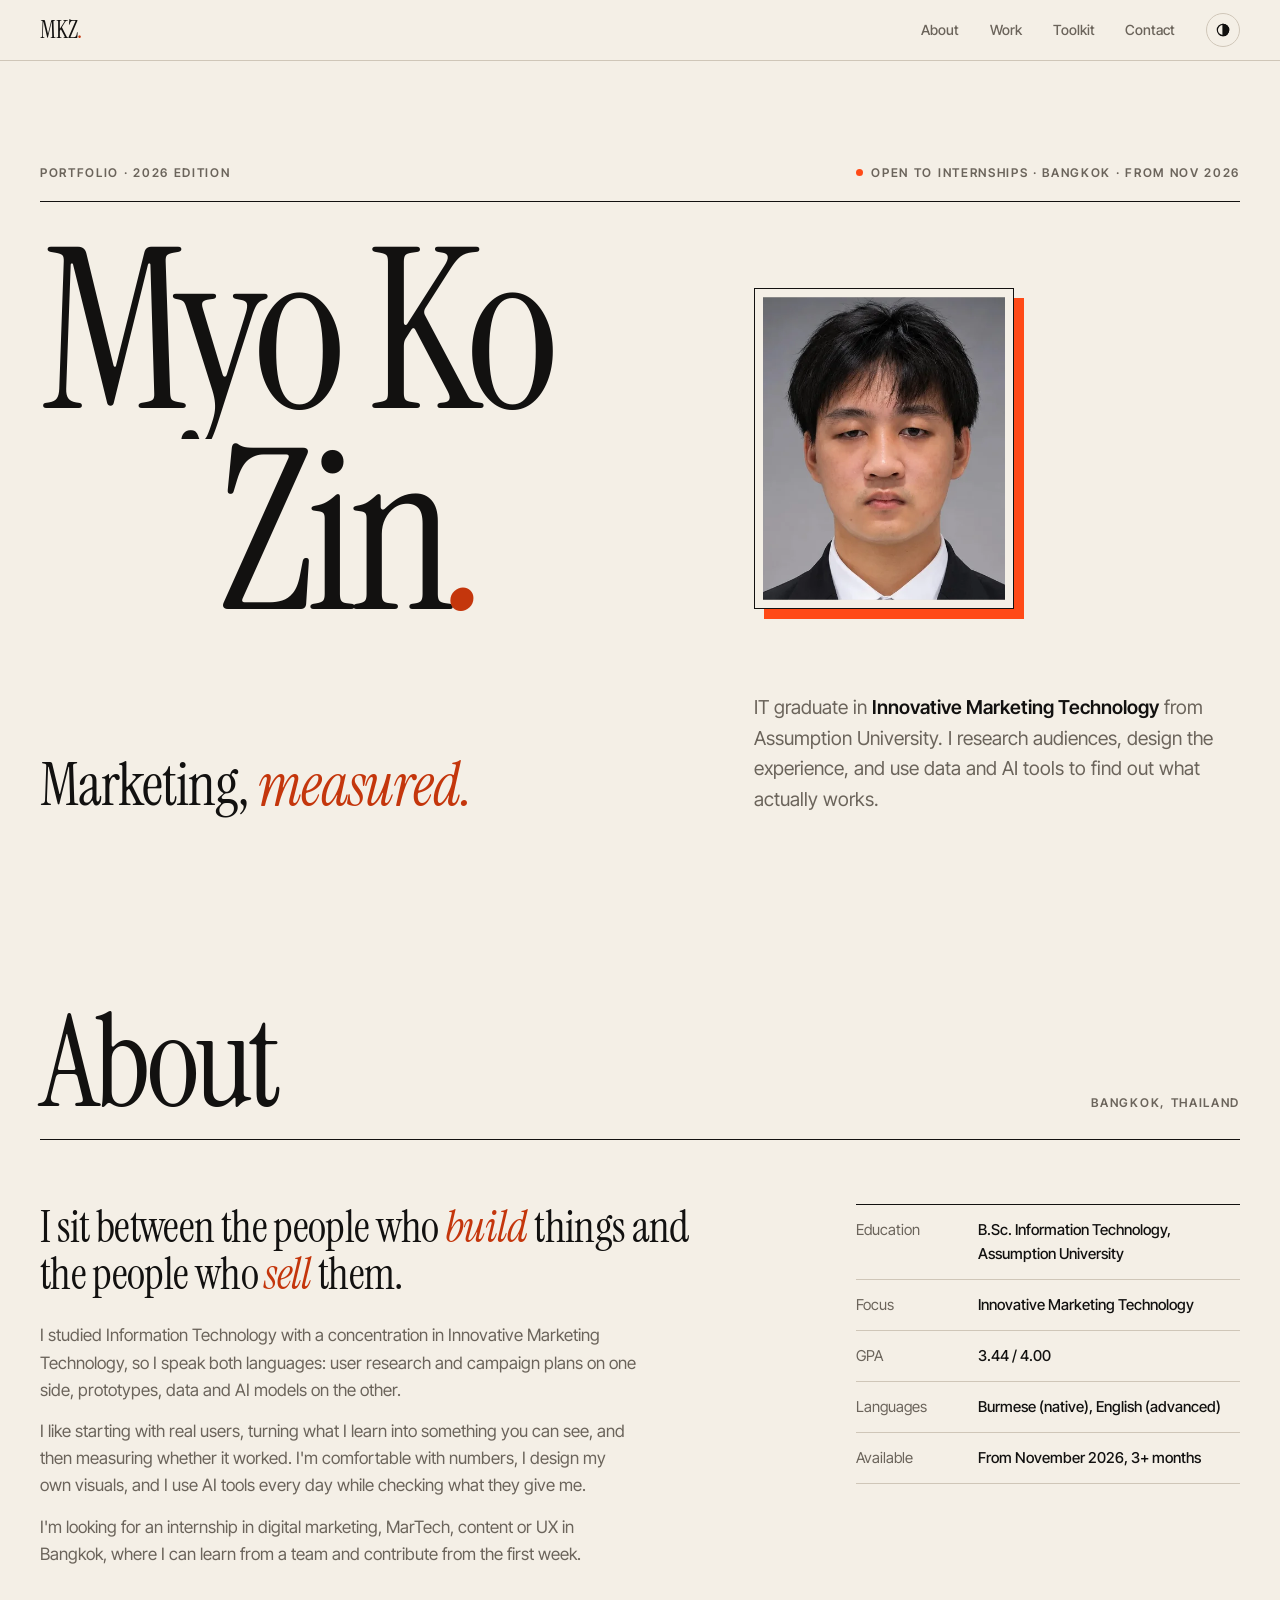
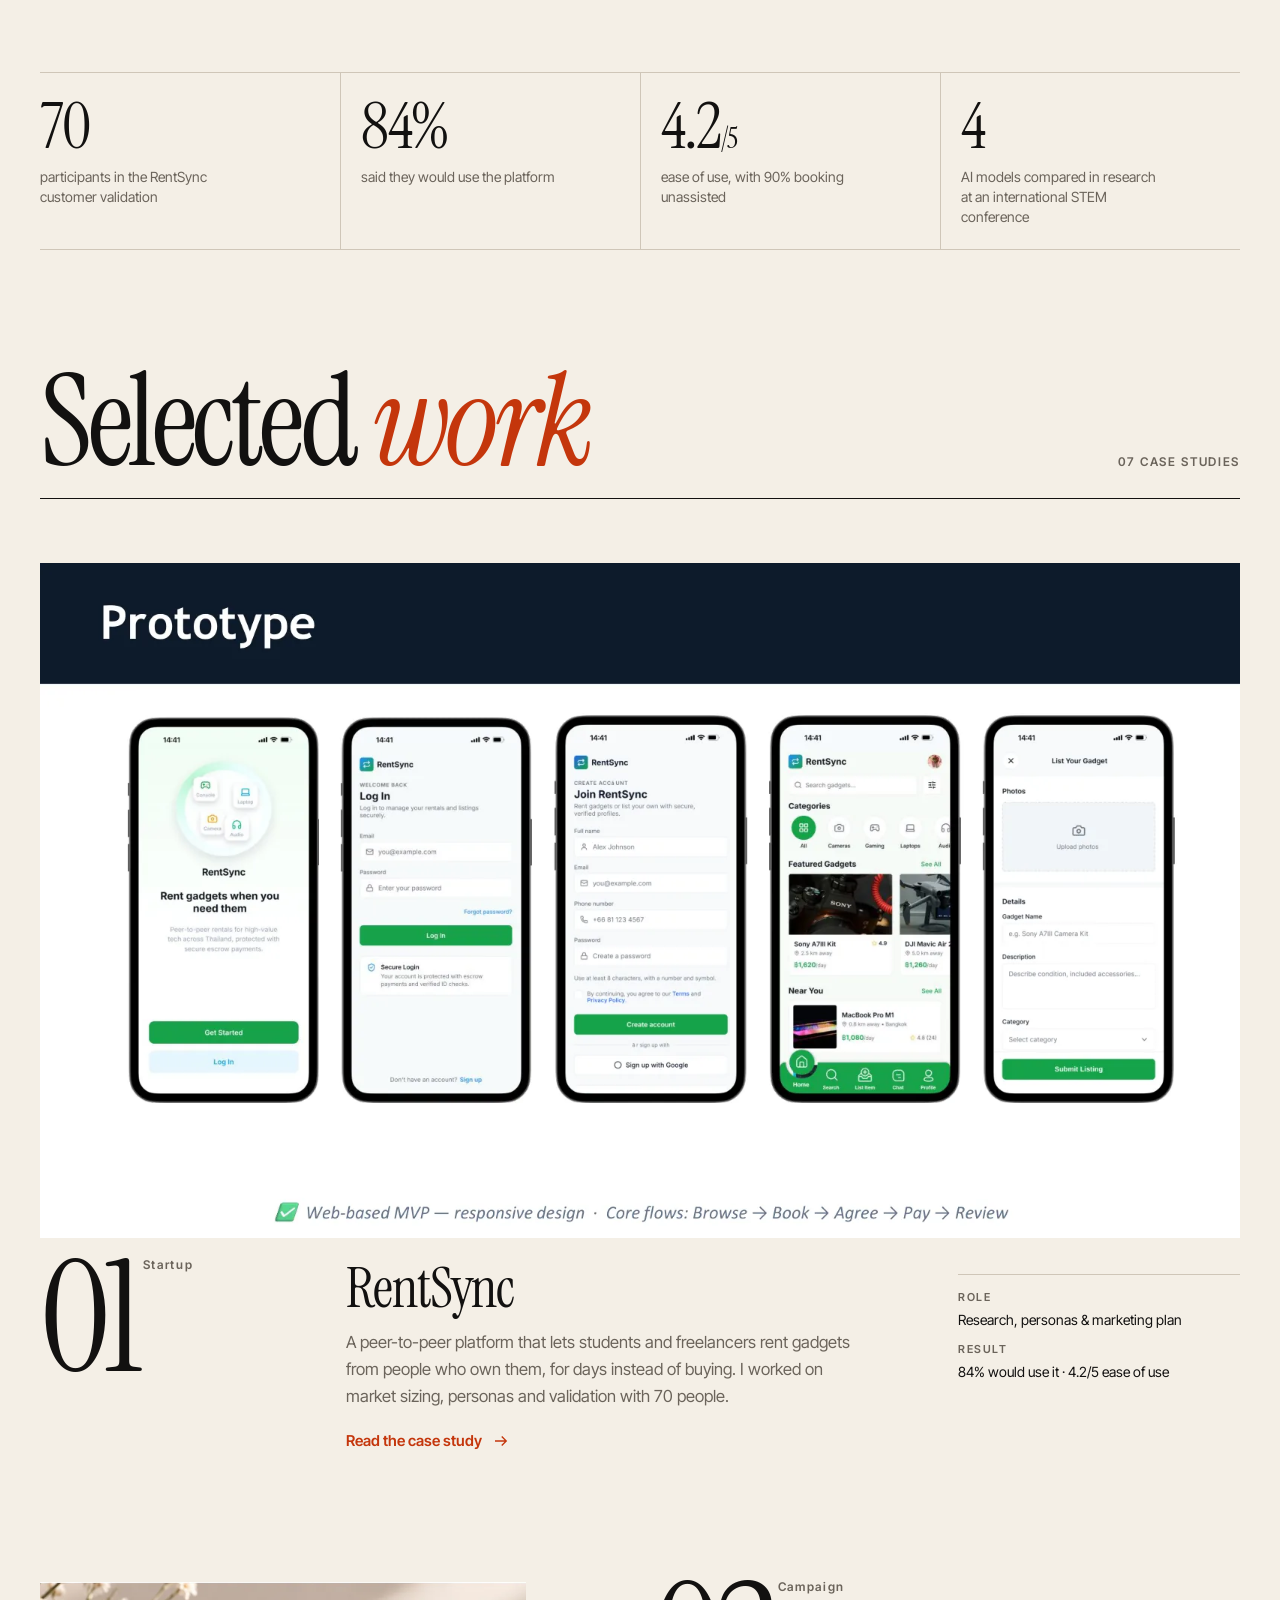
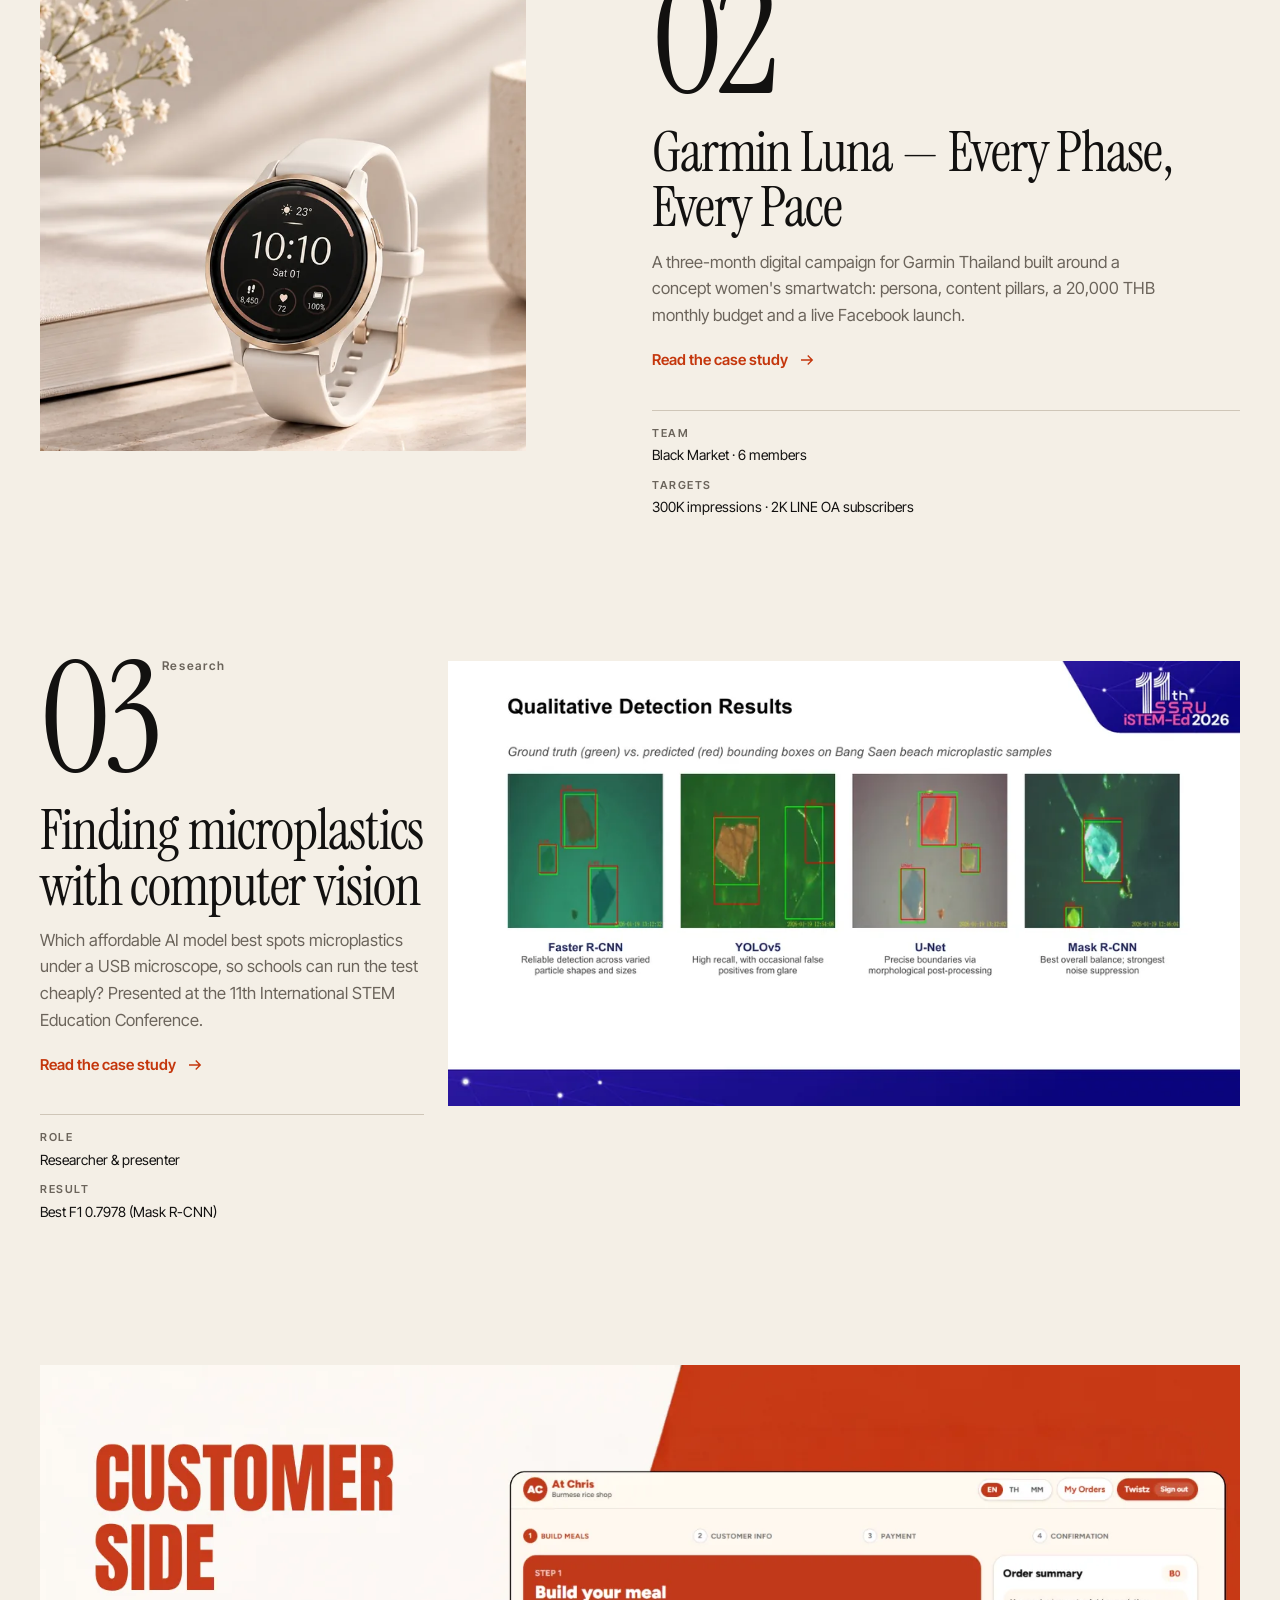
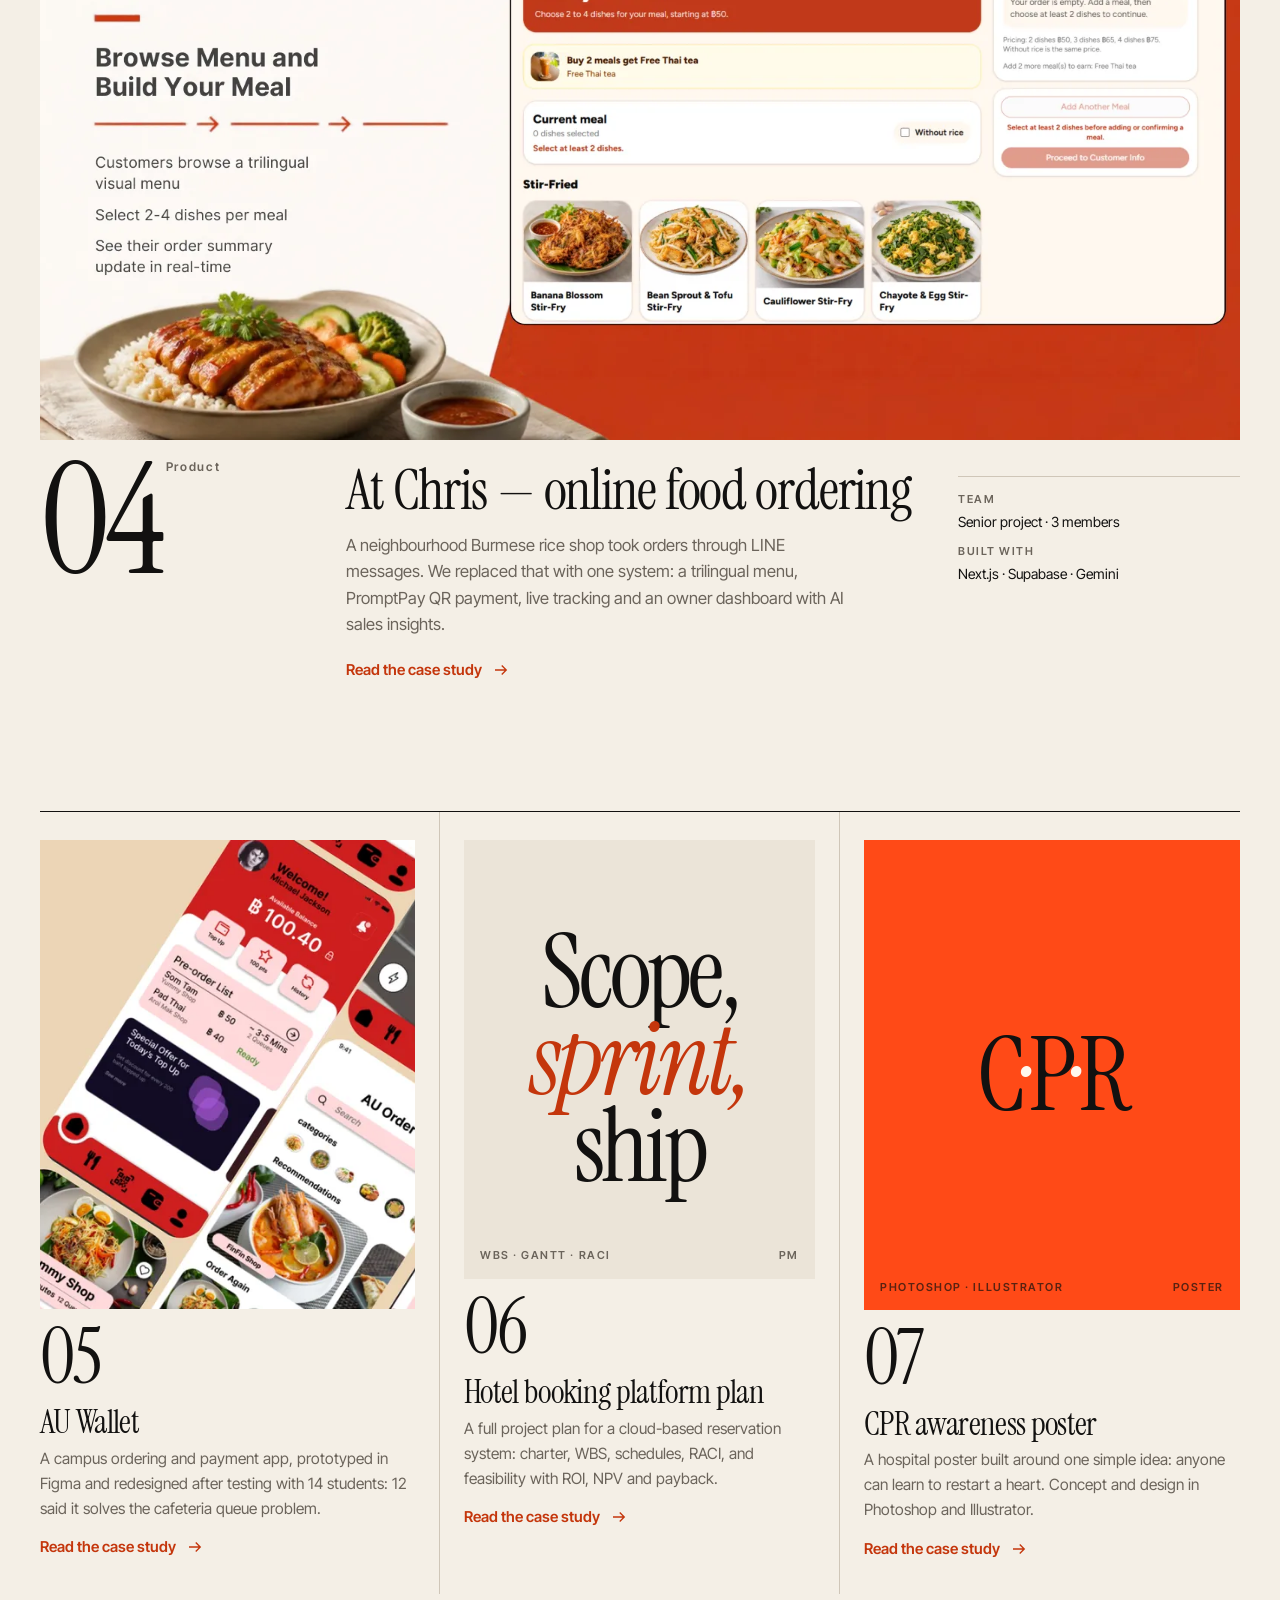
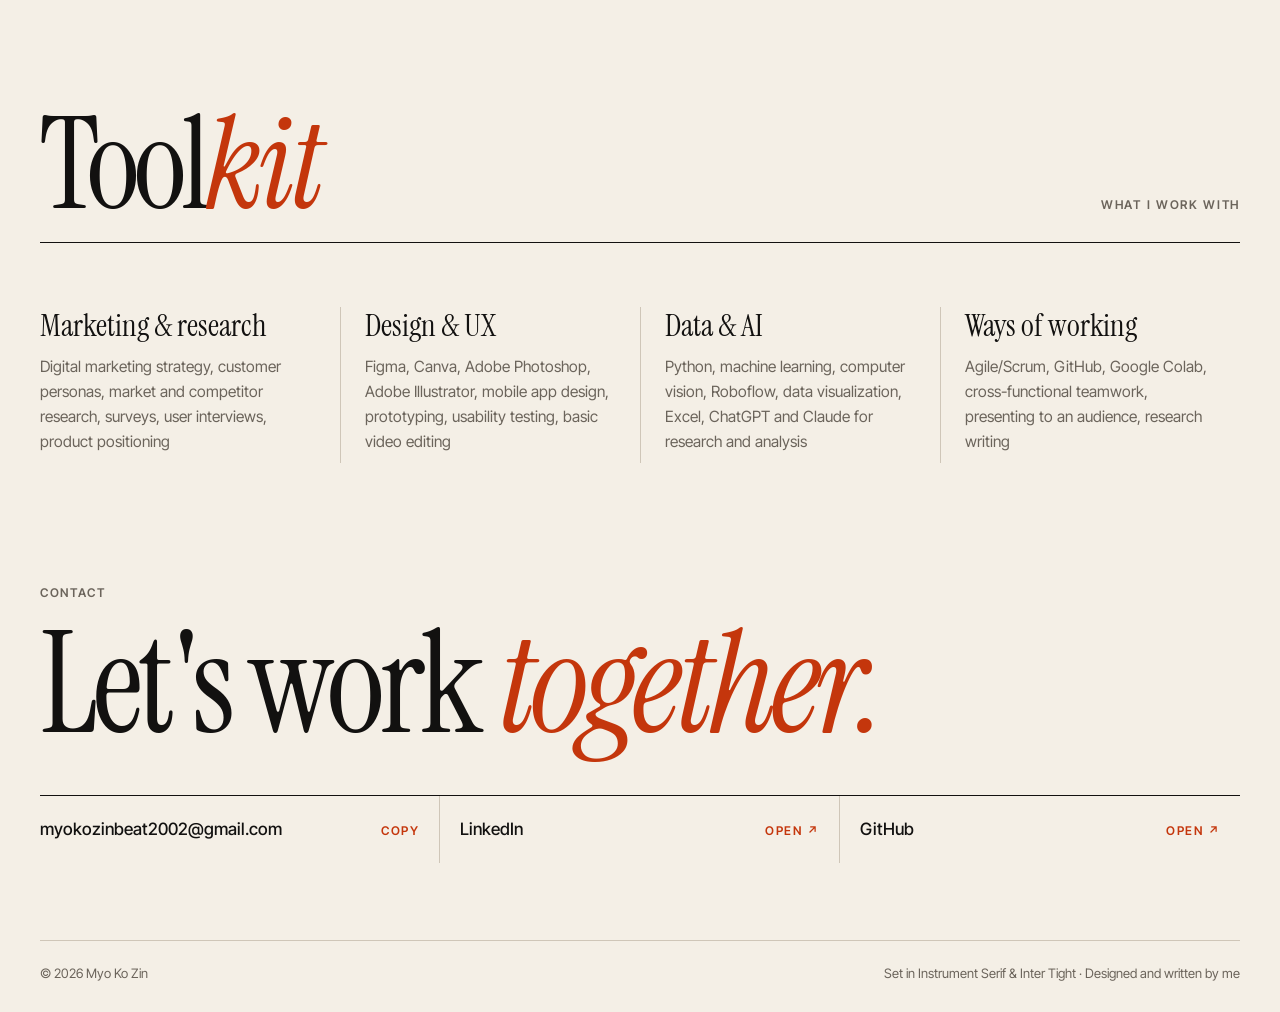
<file: index.html>
<!doctype html>
<html lang="en">
<head>
<meta charset="utf-8">
<meta name="viewport" content="width=device-width, initial-scale=1, viewport-fit=cover">
<title>Myo Ko Zin — Marketing, measured.</title>
<meta name="description" content="Myo Ko Zin — IT graduate in Innovative Marketing Technology. Digital marketing, UX and data-driven research.">
<meta name="theme-color" content="#f4efe6" media="(prefers-color-scheme: light)">
<meta name="theme-color" content="#121110" media="(prefers-color-scheme: dark)">
<meta property="og:title" content="Myo Ko Zin — Marketing, measured.">
<meta property="og:description" content="Digital marketing, UX and data-driven research. Selected work and case studies.">
<meta property="og:image" content="images/web/rentsync-06-prototype-1600.webp">
<link rel="icon" href="data:image/svg+xml,%3Csvg xmlns='http://www.w3.org/2000/svg' viewBox='0 0 64 64'%3E%3Crect width='64' height='64' fill='%23121110'/%3E%3Ctext x='50%25' y='54%25' dominant-baseline='middle' text-anchor='middle' font-family='Georgia,serif' font-size='40' fill='%23f4efe6'%3EM%3C/text%3E%3Ccircle cx='50' cy='48' r='5' fill='%23ff4a17'/%3E%3C/svg%3E">
<script>
  document.documentElement.classList.add('js');
  try { var t = localStorage.getItem('theme'); if (t) document.documentElement.dataset.theme = t; } catch (e) {}
</script>
<link rel="preconnect" href="https://fonts.googleapis.com">
<link rel="preconnect" href="https://fonts.gstatic.com" crossorigin>
<link rel="stylesheet" href="https://fonts.googleapis.com/css2?family=Instrument+Serif:ital@0;1&family=Inter+Tight:wght@400;500;600&display=swap">
<link rel="stylesheet" href="assets/css/site.css">
</head>
<body>
<a class="skip" href="#main">Skip to content</a>

<header class="masthead">
  <div class="wrap">
    <a class="mark" href="#top" aria-label="Myo Ko Zin, back to top">MKZ<span>.</span></a>
    <div class="right">
      <nav aria-label="Main">
        <ul>
          <li><a href="#about">About</a></li>
          <li><a href="#work">Work</a></li>
          <li class="opt"><a href="#toolkit">Toolkit</a></li>
          <li><a href="#contact">Contact</a></li>
        </ul>
      </nav>
      <button class="theme-toggle" type="button" aria-label="Switch colour theme">
        <svg viewBox="0 0 24 24" fill="none" stroke="currentColor" stroke-width="1.8" aria-hidden="true"><circle cx="12" cy="12" r="8.5"/><path d="M12 3.5v17a8.5 8.5 0 0 0 0-17z" fill="currentColor"/></svg>
      </button>
    </div>
  </div>
</header>

<main id="main">
  <section class="hero wrap" id="top" aria-labelledby="name">
    <div class="issue">
      <span class="kicker">Portfolio · 2026 edition</span>
      <span class="kicker status">Open to internships · Bangkok · from Nov 2026</span>
    </div>
    <div class="hero-top">
      <h1 id="name"><span class="line"><span>Myo Ko</span></span><span class="line"><span>Zin<em>.</em></span></span></h1>
      <figure class="hero-photo">
        <span class="hp-clip"><img src="images/web/myo-ko-zin-hero-760.webp" srcset="images/web/myo-ko-zin-hero-440.webp 440w, images/web/myo-ko-zin-hero-760.webp 760w" sizes="260px" width="760" height="950" fetchpriority="high" alt="Myo Ko Zin"></span>
      </figure>
    </div>
    <div class="sub">
      <p class="tagline">Marketing, <em>measured.</em></p>
      <p class="intro">IT graduate in <strong>Innovative Marketing Technology</strong> from Assumption University. I research audiences, design the experience, and use data and AI tools to find out what actually works.</p>
    </div>
  </section>

  <section class="section wrap" id="about" aria-labelledby="about-h">
    <div class="section-head reveal">
      <h2 id="about-h">About</h2>
      <span class="kicker">Bangkok, Thailand</span>
    </div>
    <div class="about reveal">
      <p class="lead">I sit between the people who <em>build</em> things and the people who <em>sell</em> them.</p>
      <div class="copy">
        <p>I studied Information Technology with a concentration in Innovative Marketing Technology, so I speak both languages: user research and campaign plans on one side, prototypes, data and AI models on the other.</p>
        <p>I like starting with real users, turning what I learn into something you can see, and then measuring whether it worked. I'm comfortable with numbers, I design my own visuals, and I use AI tools every day while checking what they give me.</p>
        <p>I'm looking for an internship in digital marketing, MarTech, content or UX in Bangkok, where I can learn from a team and contribute from the first week.</p>
      </div>
      <aside class="about-side">
        <dl class="facts">
          <div><dt>Education</dt><dd>B.Sc. Information Technology, Assumption University</dd></div>
          <div><dt>Focus</dt><dd>Innovative Marketing Technology</dd></div>
          <div><dt>GPA</dt><dd>3.44 / 4.00</dd></div>
          <div><dt>Languages</dt><dd>Burmese (native), English (advanced)</dd></div>
          <div><dt>Available</dt><dd>From November 2026, 3+ months</dd></div>
        </dl>
      </aside>
    </div>
  </section>

  <div class="wrap">
    <div class="figures" role="list" aria-label="Highlights from my projects">
      <div role="listitem"><b>70</b><span>participants in the RentSync customer validation</span></div>
      <div role="listitem"><b>84%</b><span>said they would use the platform</span></div>
      <div role="listitem"><b>4.2<small style="font-size:.45em">/5</small></b><span>ease of use, with 90% booking unassisted</span></div>
      <div role="listitem"><b>4</b><span>AI models compared in research at an international STEM conference</span></div>
    </div>
  </div>

  <section class="section wrap" id="work" aria-labelledby="work-h">
    <div class="section-head reveal">
      <h2 id="work-h">Selected <em>work</em></h2>
      <span class="kicker">07 case studies</span>
    </div>

    <div class="projects">

      <a class="project a reveal" href="work/rentsync.html">
        <div class="media">
          <img src="images/web/rentsync-06-prototype-1600.webp" srcset="images/web/rentsync-06-prototype-960.webp 960w, images/web/rentsync-06-prototype-1600.webp 1600w" sizes="(min-width: 1360px) 1280px, 94vw" width="1600" height="900" alt="RentSync prototype: mobile booking screens beside a QR code to try the app" fetchpriority="high">
        </div>
        <div class="num" aria-hidden="true">01<sup>Startup</sup></div>
        <div class="body">
          <h3><span class="u">RentSync</span></h3>
          <p class="dek">A peer-to-peer platform that lets students and freelancers rent gadgets from people who own them, for days instead of buying. I worked on market sizing, personas and validation with 70 people.</p>
          <span class="cta">Read the case study <svg viewBox="0 0 24 24" fill="none" stroke="currentColor" stroke-width="1.8" aria-hidden="true"><path d="M4 12h15M13 6l6 6-6 6"/></svg></span>
        </div>
        <dl class="meta">
          <div><dt>Role</dt><dd>Research, personas &amp; marketing plan</dd></div>
          <div><dt>Result</dt><dd>84% would use it · 4.2/5 ease of use</dd></div>
        </dl>
      </a>

      <a class="project b reveal" href="work/garmin-luna.html">
        <div class="media">
          <img src="images/web/blackmarket-cover-photo-1600.webp" width="788" height="760" loading="lazy" alt="A rose-gold Garmin smartwatch on a stone ledge in soft morning light">
        </div>
        <div class="num" aria-hidden="true">02<sup>Campaign</sup></div>
        <div class="body">
          <h3><span class="u">Garmin Luna — Every Phase, Every Pace</span></h3>
          <p class="dek">A three-month digital campaign for Garmin Thailand built around a concept women's smartwatch: persona, content pillars, a 20,000 THB monthly budget and a live Facebook launch.</p>
          <span class="cta">Read the case study <svg viewBox="0 0 24 24" fill="none" stroke="currentColor" stroke-width="1.8" aria-hidden="true"><path d="M4 12h15M13 6l6 6-6 6"/></svg></span>
        </div>
        <dl class="meta">
          <div><dt>Team</dt><dd>Black Market · 6 members</dd></div>
          <div><dt>Targets</dt><dd>300K impressions · 2K LINE OA subscribers</dd></div>
        </dl>
      </a>

      <a class="project c reveal" href="work/microplastics.html">
        <div class="num" aria-hidden="true">03<sup>Research</sup></div>
        <div class="body">
          <h3><span class="u">Finding microplastics with computer vision</span></h3>
          <p class="dek">Which affordable AI model best spots microplastics under a USB microscope, so schools can run the test cheaply? Presented at the 11th International STEM Education Conference.</p>
          <span class="cta">Read the case study <svg viewBox="0 0 24 24" fill="none" stroke="currentColor" stroke-width="1.8" aria-hidden="true"><path d="M4 12h15M13 6l6 6-6 6"/></svg></span>
        </div>
        <dl class="meta">
          <div><dt>Role</dt><dd>Researcher &amp; presenter</dd></div>
          <div><dt>Result</dt><dd>Best F1 0.7978 (Mask R-CNN)</dd></div>
        </dl>
        <div class="media">
          <img src="images/web/research-04-detection-results-1600.webp" srcset="images/web/research-04-detection-results-960.webp 960w, images/web/research-04-detection-results-1600.webp 1600w" sizes="(min-width: 900px) 62vw, 94vw" width="1600" height="900" loading="lazy" alt="Detection results: four models drawing boxes around microplastic particles in microscope images">
        </div>
      </a>

      <a class="project a reveal" href="work/at-chris.html">
        <div class="media">
          <img src="images/web/atchris-04-customer-menu-1600.webp" srcset="images/web/atchris-04-customer-menu-960.webp 960w, images/web/atchris-04-customer-menu-1600.webp 1600w" sizes="(min-width: 1360px) 1280px, 94vw" width="1600" height="900" loading="lazy" alt="At Chris customer screen: build a meal from a visual menu of stir-fried dishes">
        </div>
        <div class="num" aria-hidden="true">04<sup>Product</sup></div>
        <div class="body">
          <h3><span class="u">At Chris — online food ordering</span></h3>
          <p class="dek">A neighbourhood Burmese rice shop took orders through LINE messages. We replaced that with one system: a trilingual menu, PromptPay QR payment, live tracking and an owner dashboard with AI sales insights.</p>
          <span class="cta">Read the case study <svg viewBox="0 0 24 24" fill="none" stroke="currentColor" stroke-width="1.8" aria-hidden="true"><path d="M4 12h15M13 6l6 6-6 6"/></svg></span>
        </div>
        <dl class="meta">
          <div><dt>Team</dt><dd>Senior project · 3 members</dd></div>
          <div><dt>Built with</dt><dd>Next.js · Supabase · Gemini</dd></div>
        </dl>
      </a>

      <div class="more reveal">
        <a class="project" href="work/au-ordering-app.html">
          <div class="cover photo"><img src="images/web/au-02-prototype-960.webp" width="960" height="540" loading="lazy" alt="AU Wallet prototype screens for ordering and payment"></div>
          <div class="num-sm" aria-hidden="true">05</div>
          <div>
            <h3><span class="u">AU Wallet</span></h3>
            <p class="dek">A campus ordering and payment app, prototyped in Figma and redesigned after testing with 14 students: 12 said it solves the cafeteria queue problem.</p>
            <span class="cta">Read the case study <svg viewBox="0 0 24 24" fill="none" stroke="currentColor" stroke-width="1.8" aria-hidden="true"><path d="M4 12h15M13 6l6 6-6 6"/></svg></span>
          </div>
        </a>
        <a class="project" href="work/hotel-booking-plan.html">
          <div class="cover" aria-hidden="true"><span class="word">Scope,<br><em>sprint,</em><br>ship</span><span class="corner"><span>WBS · Gantt · RACI</span><span>PM</span></span></div>
          <div class="num-sm" aria-hidden="true">06</div>
          <div>
            <h3><span class="u">Hotel booking platform plan</span></h3>
            <p class="dek">A full project plan for a cloud-based reservation system: charter, WBS, schedules, RACI, and feasibility with ROI, NPV and payback.</p>
            <span class="cta">Read the case study <svg viewBox="0 0 24 24" fill="none" stroke="currentColor" stroke-width="1.8" aria-hidden="true"><path d="M4 12h15M13 6l6 6-6 6"/></svg></span>
          </div>
        </a>
        <a class="project" href="work/cpr-poster.html">
          <div class="cover accent" aria-hidden="true"><span class="word">C<em>·</em>P<em>·</em>R</span><span class="corner"><span>Photoshop · Illustrator</span><span>Poster</span></span></div>
          <div class="num-sm" aria-hidden="true">07</div>
          <div>
            <h3><span class="u">CPR awareness poster</span></h3>
            <p class="dek">A hospital poster built around one simple idea: anyone can learn to restart a heart. Concept and design in Photoshop and Illustrator.</p>
            <span class="cta">Read the case study <svg viewBox="0 0 24 24" fill="none" stroke="currentColor" stroke-width="1.8" aria-hidden="true"><path d="M4 12h15M13 6l6 6-6 6"/></svg></span>
          </div>
        </a>
      </div>

    </div>
  </section>

  <section class="section wrap" id="toolkit" aria-labelledby="toolkit-h">
    <div class="section-head reveal">
      <h2 id="toolkit-h">Tool<em>kit</em></h2>
      <span class="kicker">What I work with</span>
    </div>
    <div class="toolkit reveal">
      <div><h3>Marketing &amp; research</h3><p>Digital marketing strategy, customer personas, market and competitor research, surveys, user interviews, product positioning</p></div>
      <div><h3>Design &amp; UX</h3><p>Figma, Canva, Adobe Photoshop, Adobe Illustrator, mobile app design, prototyping, usability testing, basic video editing</p></div>
      <div><h3>Data &amp; AI</h3><p>Python, machine learning, computer vision, Roboflow, data visualization, Excel, ChatGPT and Claude for research and analysis</p></div>
      <div><h3>Ways of working</h3><p>Agile/Scrum, GitHub, Google Colab, cross-functional teamwork, presenting to an audience, research writing</p></div>
    </div>
  </section>

  <section class="contact wrap" id="contact" aria-labelledby="contact-h">
    <span class="kicker">Contact</span>
    <a class="big reveal" id="contact-h" href="mailto:myokozinbeat2002@gmail.com">Let's work <em>together.</em></a>
    <div class="rows reveal">
      <button type="button" data-copy="myokozinbeat2002@gmail.com"><span class="v">myokozinbeat2002@gmail.com</span><small>Copy</small></button>
      <a href="https://www.linkedin.com/in/myokozin11" target="_blank" rel="noopener"><span class="v">LinkedIn</span><small>Open ↗</small></a>
      <a href="https://github.com/Twistzpzoz" target="_blank" rel="noopener"><span class="v">GitHub</span><small>Open ↗</small></a>
    </div>
  </section>
</main>

<div class="wrap">
  <footer class="colophon">
    <span>© <span id="year">2026</span> Myo Ko Zin</span>
    <span>Set in Instrument Serif &amp; Inter Tight · Designed and written by me</span>
  </footer>
</div>

<script src="assets/js/site.js" defer></script>
</body>
</html>
</file>
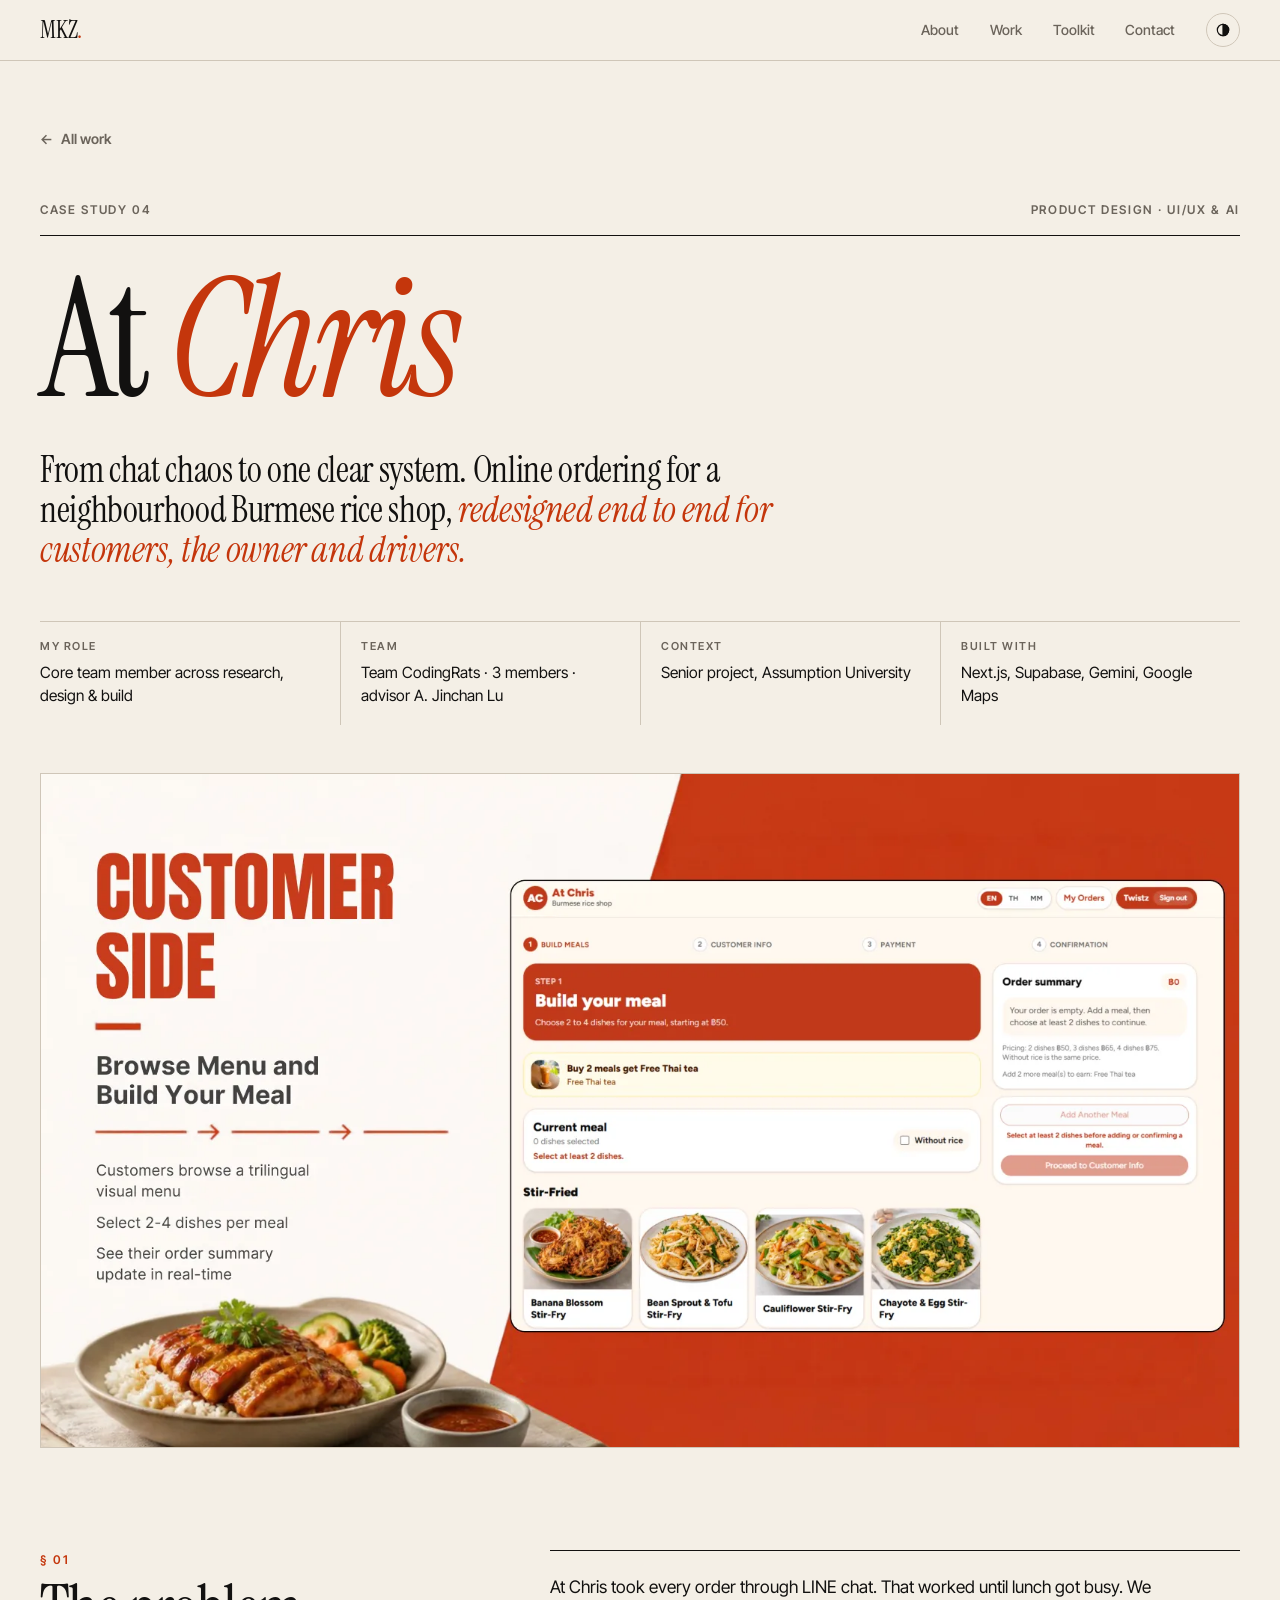
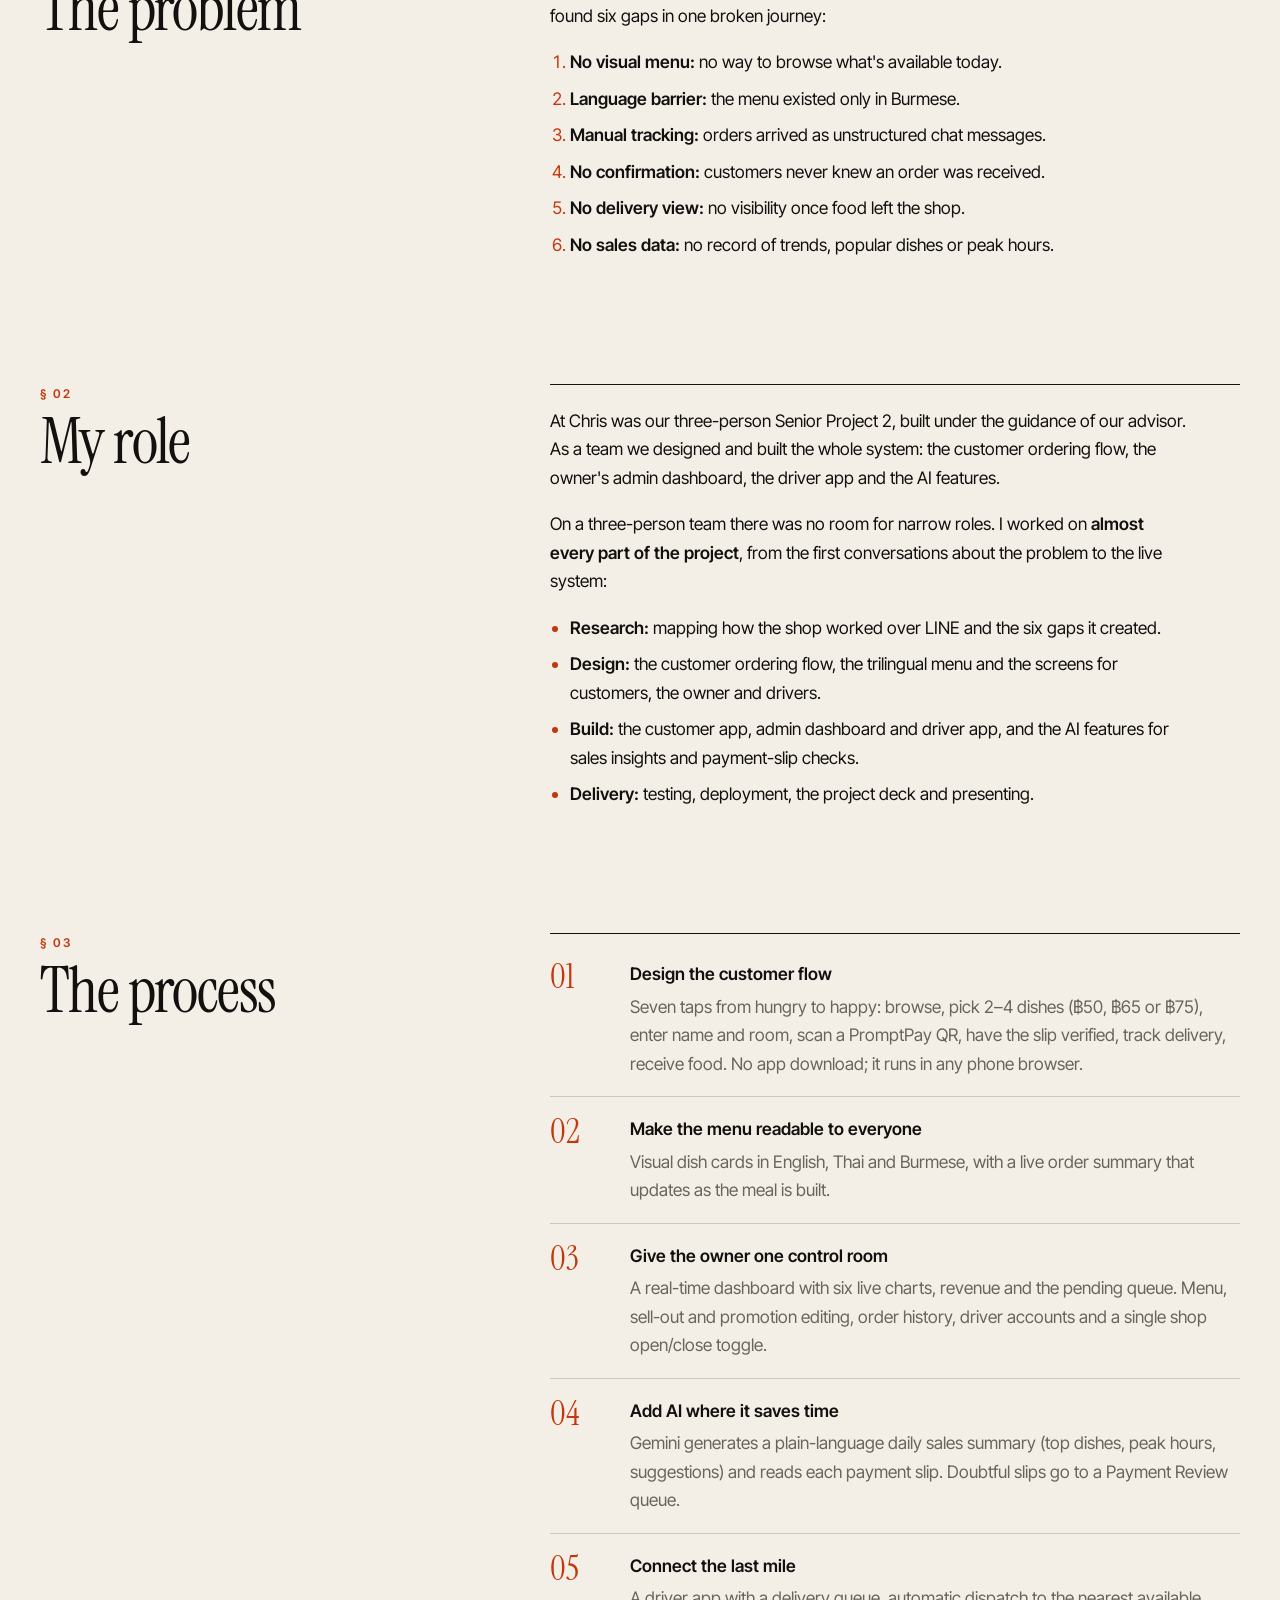
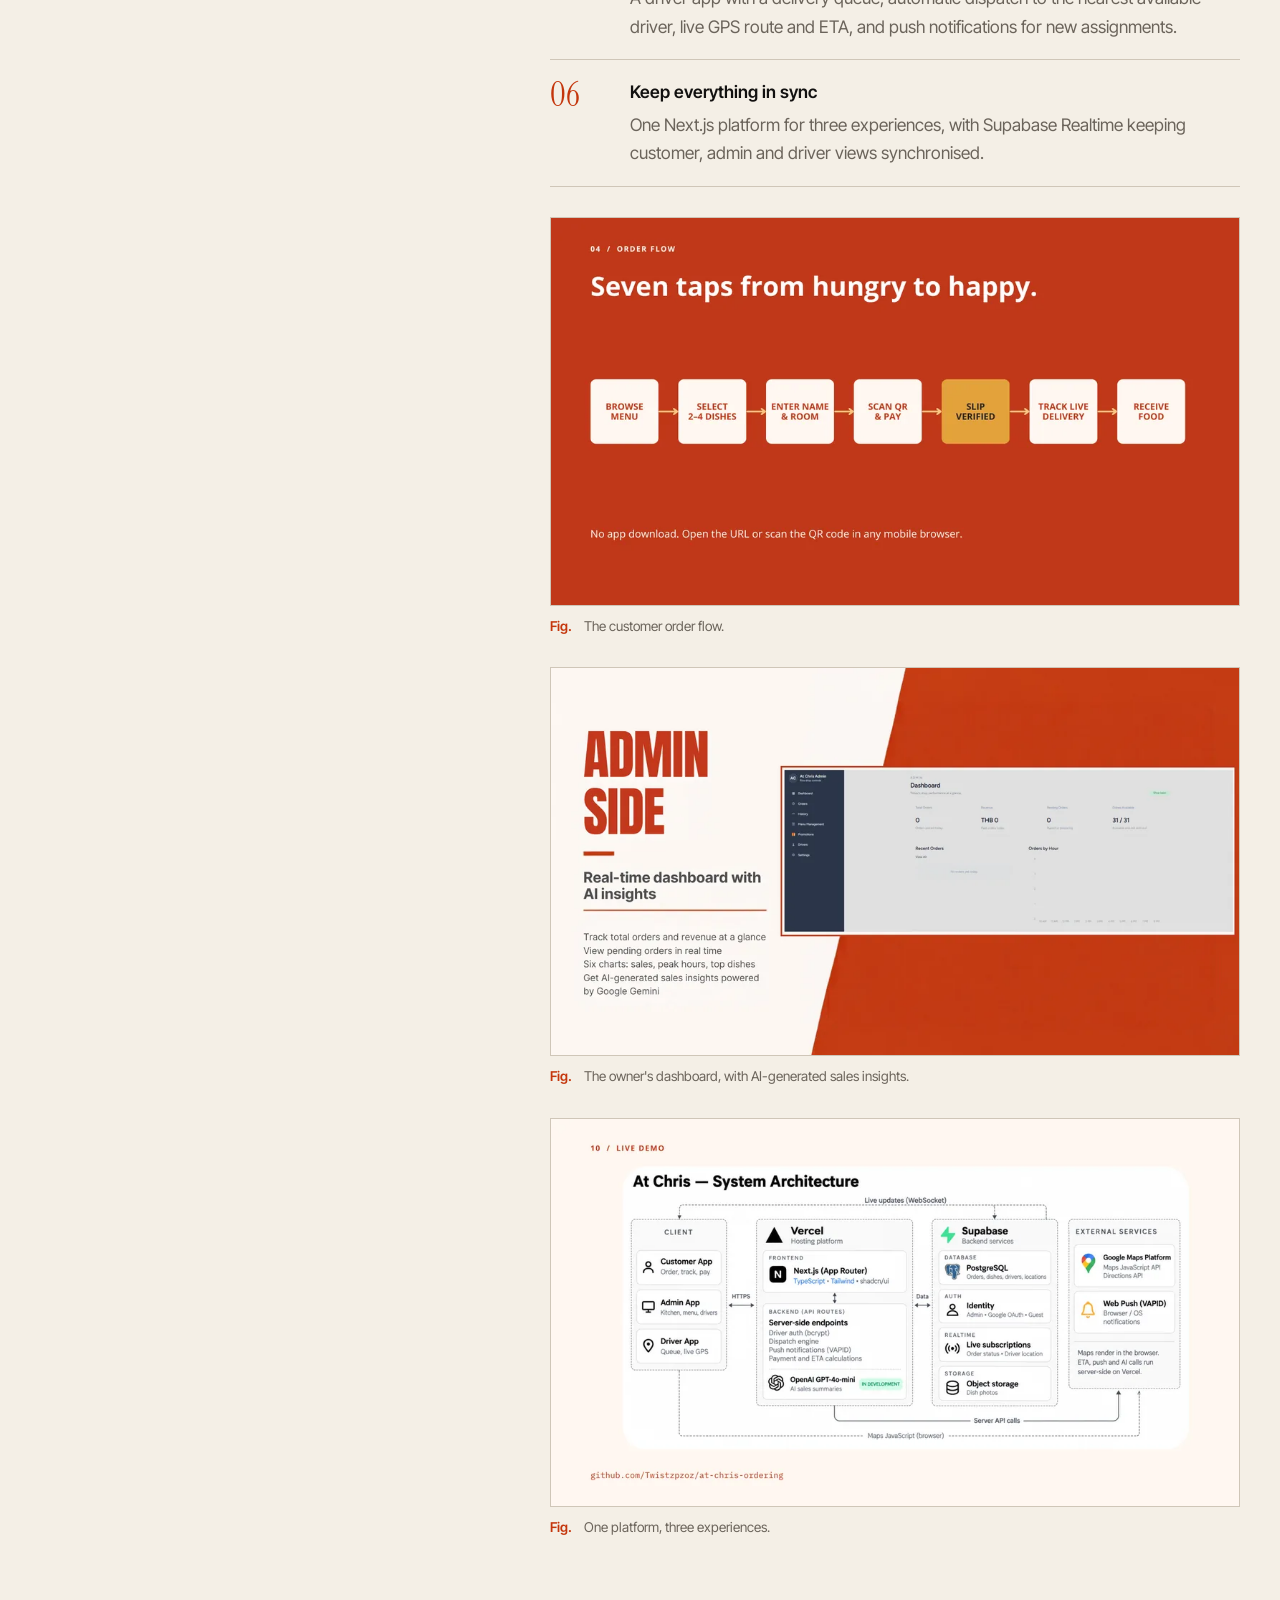
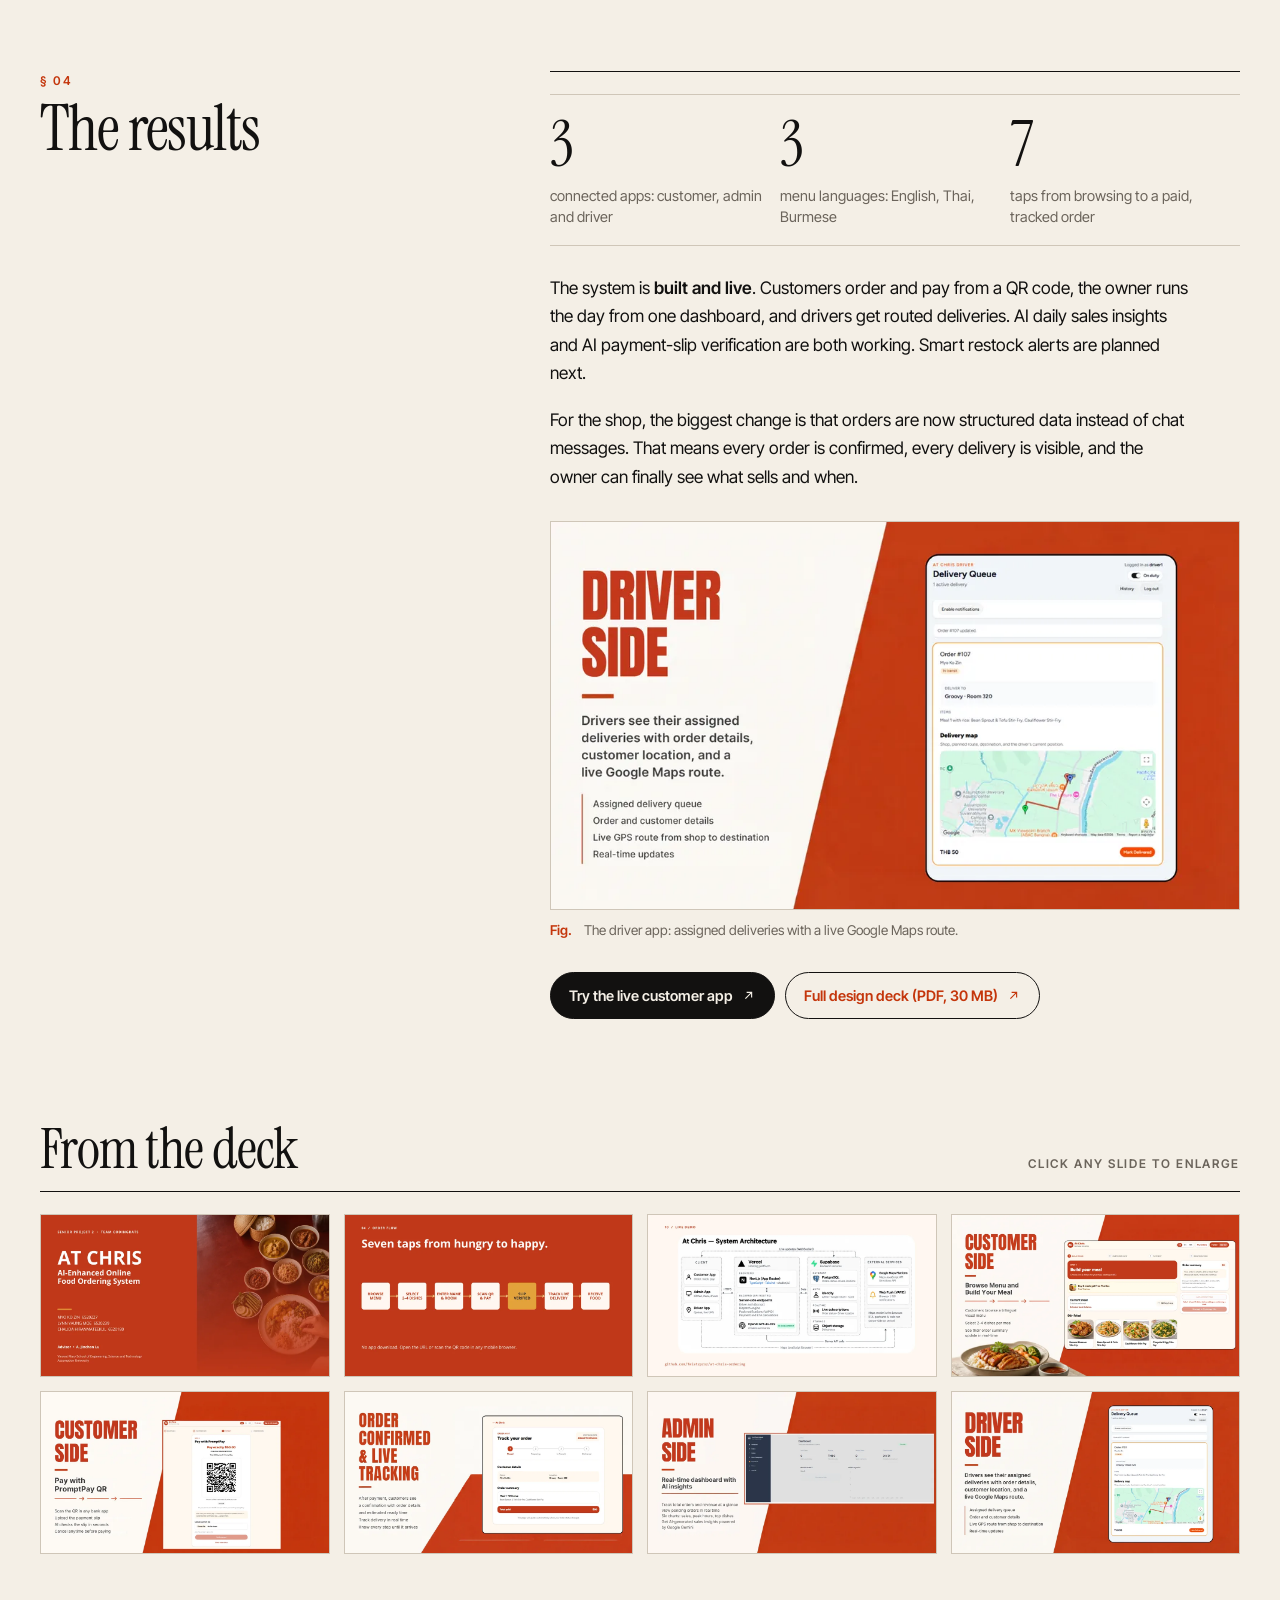
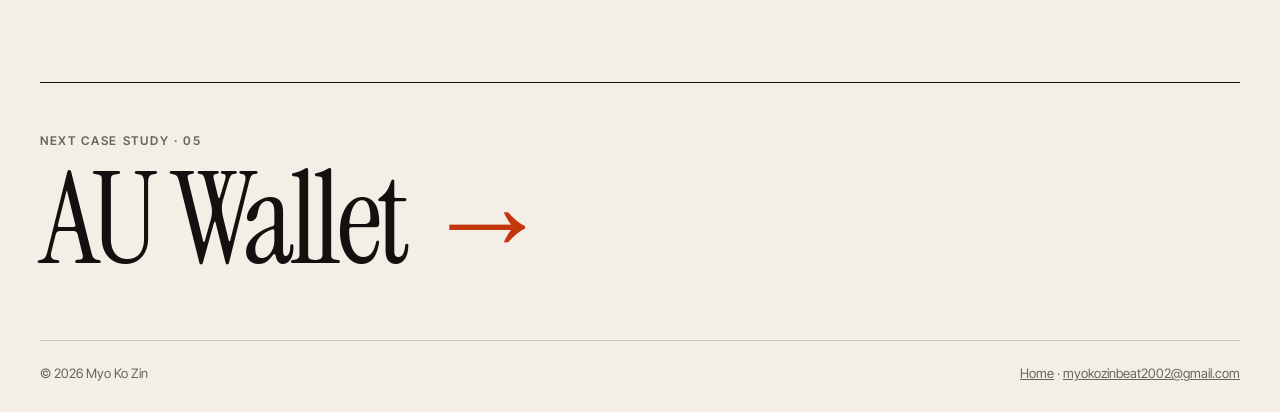
<file: work/at-chris.html>
<!doctype html>
<html lang="en">
<head>
<meta charset="utf-8">
<meta name="viewport" content="width=device-width, initial-scale=1, viewport-fit=cover">
<title>At Chris — Case study · Myo Ko Zin</title>
<meta name="description" content="At Chris case study: an AI-enhanced online food ordering system for a neighbourhood Burmese rice shop.">
<meta name="theme-color" content="#f4efe6" media="(prefers-color-scheme: light)">
<meta name="theme-color" content="#121110" media="(prefers-color-scheme: dark)">
<meta property="og:title" content="At Chris — Myo Ko Zin">
<meta property="og:description" content="At Chris case study: an AI-enhanced online food ordering system for a neighbourhood Burmese rice shop.">
<meta property="og:image" content="../images/web/atchris-04-customer-menu-1600.webp">
<link rel="icon" href="data:image/svg+xml,%3Csvg xmlns='http://www.w3.org/2000/svg' viewBox='0 0 64 64'%3E%3Crect width='64' height='64' fill='%23121110'/%3E%3Ctext x='50%25' y='54%25' dominant-baseline='middle' text-anchor='middle' font-family='Georgia,serif' font-size='40' fill='%23f4efe6'%3EM%3C/text%3E%3Ccircle cx='50' cy='48' r='5' fill='%23ff4a17'/%3E%3C/svg%3E">
<script>
  document.documentElement.classList.add('js');
  try { var t = localStorage.getItem('theme'); if (t) document.documentElement.dataset.theme = t; } catch (e) {}
</script>
<link rel="preconnect" href="https://fonts.googleapis.com">
<link rel="preconnect" href="https://fonts.gstatic.com" crossorigin>
<link rel="stylesheet" href="https://fonts.googleapis.com/css2?family=Instrument+Serif:ital@0;1&family=Inter+Tight:wght@400;500;600&display=swap">
<link rel="stylesheet" href="../assets/css/site.css">
</head>
<body>
<a class="skip" href="#main">Skip to content</a>

<header class="masthead">
  <div class="wrap">
    <a class="mark" href="../" aria-label="Myo Ko Zin, home">MKZ<span>.</span></a>
    <div class="right">
      <nav aria-label="Main">
        <ul>
          <li><a href="../#about">About</a></li>
          <li><a href="../#work">Work</a></li>
          <li class="opt"><a href="../#toolkit">Toolkit</a></li>
          <li><a href="../#contact">Contact</a></li>
        </ul>
      </nav>
      <button class="theme-toggle" type="button" aria-label="Switch colour theme">
        <svg viewBox="0 0 24 24" fill="none" stroke="currentColor" stroke-width="1.8" aria-hidden="true"><circle cx="12" cy="12" r="8.5"/><path d="M12 3.5v17a8.5 8.5 0 0 0 0-17z" fill="currentColor"/></svg>
      </button>
    </div>
  </div>
</header>

<main id="main" class="wrap">
  <article>
    <header class="case-hero">
      <a class="back" href="../#work"><span aria-hidden="true">←</span> All work</a>
      <div class="issue"><span class="kicker">Case study 04</span><span class="kicker">Product design · UI/UX &amp; AI</span></div>
      <h1>At <em>Chris</em></h1>
      <div class="dek"><p>From chat chaos to one clear system. Online ordering for a neighbourhood Burmese rice shop, <em>redesigned end to end for customers, the owner and drivers.</em></p></div>
      <dl class="case-facts"><div><dt>My role</dt><dd>Core team member across research, design &amp; build</dd></div><div><dt>Team</dt><dd>Team CodingRats · 3 members · advisor A. Jinchan Lu</dd></div><div><dt>Context</dt><dd>Senior project, Assumption University</dd></div><div><dt>Built with</dt><dd>Next.js, Supabase, Gemini, Google Maps</dd></div></dl>
    </header>

    <div class="case-cover"><button class="frame zoom" type="button" data-full="../images/web/atchris-04-customer-menu-1600.webp" aria-label="Enlarge: At Chris customer screen: build a meal from a visual menu of stir-fried dishes"><img src="../images/web/atchris-04-customer-menu-1600.webp" srcset="../images/web/atchris-04-customer-menu-960.webp 960w, ../images/web/atchris-04-customer-menu-1600.webp 1600w" sizes="(min-width: 1360px) 1280px, 94vw" width="1600" height="900" alt="At Chris customer screen: build a meal from a visual menu of stir-fried dishes" fetchpriority="high"></button></div>

    <section class="chapter" aria-labelledby="c1"><header><span class="n">§ 01</span><h2 id="c1">The problem</h2></header><div class="body prose reveal">
<p>At Chris took every order through LINE chat. That worked until lunch got busy. We found six gaps in one broken journey:</p>
<ol>
<li><strong>No visual menu:</strong> no way to browse what's available today.</li>
<li><strong>Language barrier:</strong> the menu existed only in Burmese.</li>
<li><strong>Manual tracking:</strong> orders arrived as unstructured chat messages.</li>
<li><strong>No confirmation:</strong> customers never knew an order was received.</li>
<li><strong>No delivery view:</strong> no visibility once food left the shop.</li>
<li><strong>No sales data:</strong> no record of trends, popular dishes or peak hours.</li>
</ol></div></section><section class="chapter" aria-labelledby="c2"><header><span class="n">§ 02</span><h2 id="c2">My role</h2></header><div class="body prose reveal">
<p>At Chris was our three-person Senior Project 2, built under the guidance of our advisor. As a team we designed and built the whole system: the customer ordering flow, the owner's admin dashboard, the driver app and the AI features.</p>
<p>On a three-person team there was no room for narrow roles. I worked on <strong>almost every part of the project</strong>, from the first conversations about the problem to the live system:</p>
<ul>
<li><strong>Research:</strong> mapping how the shop worked over LINE and the six gaps it created.</li>
<li><strong>Design:</strong> the customer ordering flow, the trilingual menu and the screens for customers, the owner and drivers.</li>
<li><strong>Build:</strong> the customer app, admin dashboard and driver app, and the AI features for sales insights and payment-slip checks.</li>
<li><strong>Delivery:</strong> testing, deployment, the project deck and presenting.</li>
</ul></div></section><section class="chapter" aria-labelledby="c3"><header><span class="n">§ 03</span><h2 id="c3">The process</h2></header><div class="body prose reveal">
<ol class="steps"><li><div><b>Design the customer flow</b><p>Seven taps from hungry to happy: browse, pick 2–4 dishes (฿50, ฿65 or ฿75), enter name and room, scan a PromptPay QR, have the slip verified, track delivery, receive food. No app download; it runs in any phone browser.</p></div></li><li><div><b>Make the menu readable to everyone</b><p>Visual dish cards in English, Thai and Burmese, with a live order summary that updates as the meal is built.</p></div></li><li><div><b>Give the owner one control room</b><p>A real-time dashboard with six live charts, revenue and the pending queue. Menu, sell-out and promotion editing, order history, driver accounts and a single shop open/close toggle.</p></div></li><li><div><b>Add AI where it saves time</b><p>Gemini generates a plain-language daily sales summary (top dishes, peak hours, suggestions) and reads each payment slip. Doubtful slips go to a Payment Review queue.</p></div></li><li><div><b>Connect the last mile</b><p>A driver app with a delivery queue, automatic dispatch to the nearest available driver, live GPS route and ETA, and push notifications for new assignments.</p></div></li><li><div><b>Keep everything in sync</b><p>One Next.js platform for three experiences, with Supabase Realtime keeping customer, admin and driver views synchronised.</p></div></li></ol>
<figure class="fig reveal"><button class="zoom" type="button" data-full="../images/web/atchris-02-order-flow-1600.webp" aria-label="Enlarge: Order flow: seven taps from hungry to happy"><img src="../images/web/atchris-02-order-flow-1600.webp" srcset="../images/web/atchris-02-order-flow-960.webp 960w, ../images/web/atchris-02-order-flow-1600.webp 1600w" sizes="(min-width: 900px) 58vw, 94vw" width="1600" height="900" alt="Order flow: seven taps from hungry to happy" loading="lazy"></button><figcaption><b>Fig.</b><span>The customer order flow.</span></figcaption></figure>
<figure class="fig reveal"><button class="zoom" type="button" data-full="../images/web/atchris-07-admin-dashboard-1600.webp" aria-label="Enlarge: Admin side: real-time dashboard with AI insights"><img src="../images/web/atchris-07-admin-dashboard-1600.webp" srcset="../images/web/atchris-07-admin-dashboard-960.webp 960w, ../images/web/atchris-07-admin-dashboard-1600.webp 1600w" sizes="(min-width: 900px) 58vw, 94vw" width="1600" height="900" alt="Admin side: real-time dashboard with AI insights" loading="lazy"></button><figcaption><b>Fig.</b><span>The owner's dashboard, with AI-generated sales insights.</span></figcaption></figure>
<figure class="fig reveal"><button class="zoom" type="button" data-full="../images/web/atchris-03-system-architecture-1600.webp" aria-label="Enlarge: System architecture: client apps, application layer and services"><img src="../images/web/atchris-03-system-architecture-1600.webp" srcset="../images/web/atchris-03-system-architecture-960.webp 960w, ../images/web/atchris-03-system-architecture-1600.webp 1600w" sizes="(min-width: 900px) 58vw, 94vw" width="1600" height="900" alt="System architecture: client apps, application layer and services" loading="lazy"></button><figcaption><b>Fig.</b><span>One platform, three experiences.</span></figcaption></figure></div></section><section class="chapter" aria-labelledby="c4"><header><span class="n">§ 04</span><h2 id="c4">The results</h2></header><div class="body prose reveal">
<div class="stats"><div><b>3</b><span>connected apps: customer, admin and driver</span></div><div><b>3</b><span>menu languages: English, Thai, Burmese</span></div><div><b>7</b><span>taps from browsing to a paid, tracked order</span></div></div>
<p>The system is <strong>built and live</strong>. Customers order and pay from a QR code, the owner runs the day from one dashboard, and drivers get routed deliveries. AI daily sales insights and AI payment-slip verification are both working. Smart restock alerts are planned next.</p>
<p>For the shop, the biggest change is that orders are now structured data instead of chat messages. That means every order is confirmed, every delivery is visible, and the owner can finally see what sells and when.</p>
<figure class="fig reveal"><button class="zoom" type="button" data-full="../images/web/atchris-08-driver-app-1600.webp" aria-label="Enlarge: Driver side: delivery queue and live map route"><img src="../images/web/atchris-08-driver-app-1600.webp" srcset="../images/web/atchris-08-driver-app-960.webp 960w, ../images/web/atchris-08-driver-app-1600.webp 1600w" sizes="(min-width: 900px) 58vw, 94vw" width="1600" height="900" alt="Driver side: delivery queue and live map route" loading="lazy"></button><figcaption><b>Fig.</b><span>The driver app: assigned deliveries with a live Google Maps route.</span></figcaption></figure>
<div class="downloads"><a class="pill solid" href="https://at-chris-ordering.vercel.app/order" target="_blank" rel="noopener">Try the live customer app <svg viewBox="0 0 24 24" width="15" height="15" fill="none" stroke="currentColor" stroke-width="1.8" aria-hidden="true"><path d="M7 17 17 7M9 7h8v8"/></svg></a><a class="pill" href="../files/At%20Chris%20Ordering%20System.pdf" target="_blank" rel="noopener">Full design deck (PDF, 30 MB) <svg viewBox="0 0 24 24" width="15" height="15" fill="none" stroke="currentColor" stroke-width="1.8" aria-hidden="true"><path d="M7 17 17 7M9 7h8v8"/></svg></a></div></div></section>

    <section class="deck reveal" aria-labelledby="deck-h"><div class="deck-head"><h2 id="deck-h">From the deck</h2><span class="kicker">Click any slide to enlarge</span></div><div class="deck-grid"><button class="zoom" type="button" data-full="../images/web/atchris-01-cover-1600.webp" aria-label="Enlarge: Cover: At Chris, AI-enhanced online food ordering system"><img src="../images/web/atchris-01-cover-960.webp" width="960" height="540" loading="lazy" alt="Cover: At Chris, AI-enhanced online food ordering system"></button><button class="zoom" type="button" data-full="../images/web/atchris-02-order-flow-1600.webp" aria-label="Enlarge: Order flow"><img src="../images/web/atchris-02-order-flow-960.webp" width="960" height="540" loading="lazy" alt="Order flow"></button><button class="zoom" type="button" data-full="../images/web/atchris-03-system-architecture-1600.webp" aria-label="Enlarge: System architecture"><img src="../images/web/atchris-03-system-architecture-960.webp" width="960" height="540" loading="lazy" alt="System architecture"></button><button class="zoom" type="button" data-full="../images/web/atchris-04-customer-menu-1600.webp" aria-label="Enlarge: Customer: browse and build a meal"><img src="../images/web/atchris-04-customer-menu-960.webp" width="960" height="540" loading="lazy" alt="Customer: browse and build a meal"></button><button class="zoom" type="button" data-full="../images/web/atchris-05-customer-payment-qr-1600.webp" aria-label="Enlarge: Customer: pay with PromptPay QR"><img src="../images/web/atchris-05-customer-payment-qr-960.webp" width="960" height="540" loading="lazy" alt="Customer: pay with PromptPay QR"></button><button class="zoom" type="button" data-full="../images/web/atchris-06-order-tracking-1600.webp" aria-label="Enlarge: Order confirmed and live tracking"><img src="../images/web/atchris-06-order-tracking-960.webp" width="960" height="540" loading="lazy" alt="Order confirmed and live tracking"></button><button class="zoom" type="button" data-full="../images/web/atchris-07-admin-dashboard-1600.webp" aria-label="Enlarge: Admin: real-time dashboard"><img src="../images/web/atchris-07-admin-dashboard-960.webp" width="960" height="540" loading="lazy" alt="Admin: real-time dashboard"></button><button class="zoom" type="button" data-full="../images/web/atchris-08-driver-app-1600.webp" aria-label="Enlarge: Driver: delivery queue and route"><img src="../images/web/atchris-08-driver-app-960.webp" width="960" height="540" loading="lazy" alt="Driver: delivery queue and route"></button></div></section>
  </article>

  <a class="next" href="au-ordering-app.html">
    <span class="kicker">Next case study · 05</span>
    <b><span class="u">AU Wallet</span> <span class="arrow" aria-hidden="true">→</span></b>
  </a>
</main>

<div class="wrap">
  <footer class="colophon">
    <span>© <span id="year">2026</span> Myo Ko Zin</span>
    <span><a href="../">Home</a> · <a href="mailto:myokozinbeat2002@gmail.com">myokozinbeat2002@gmail.com</a></span>
  </footer>
</div>

<script src="../assets/js/site.js" defer></script>
</body>
</html>
</file>
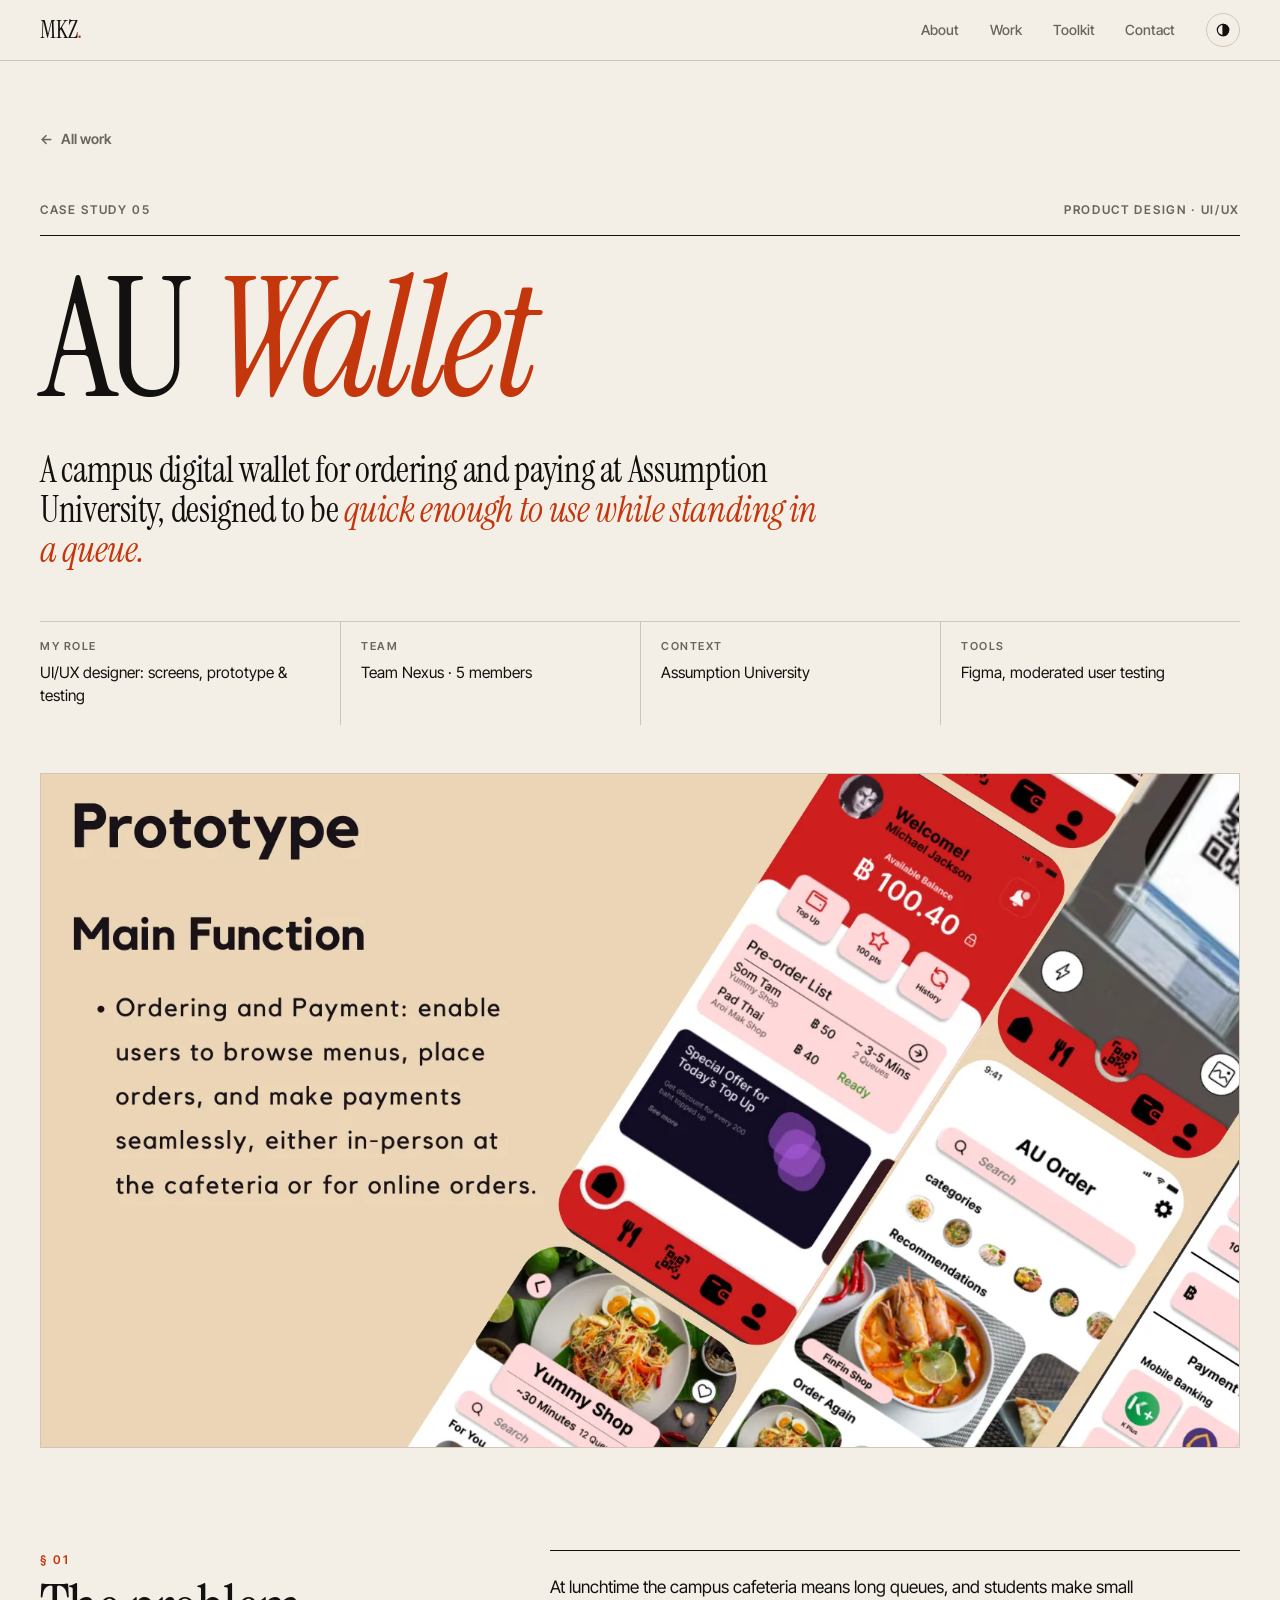
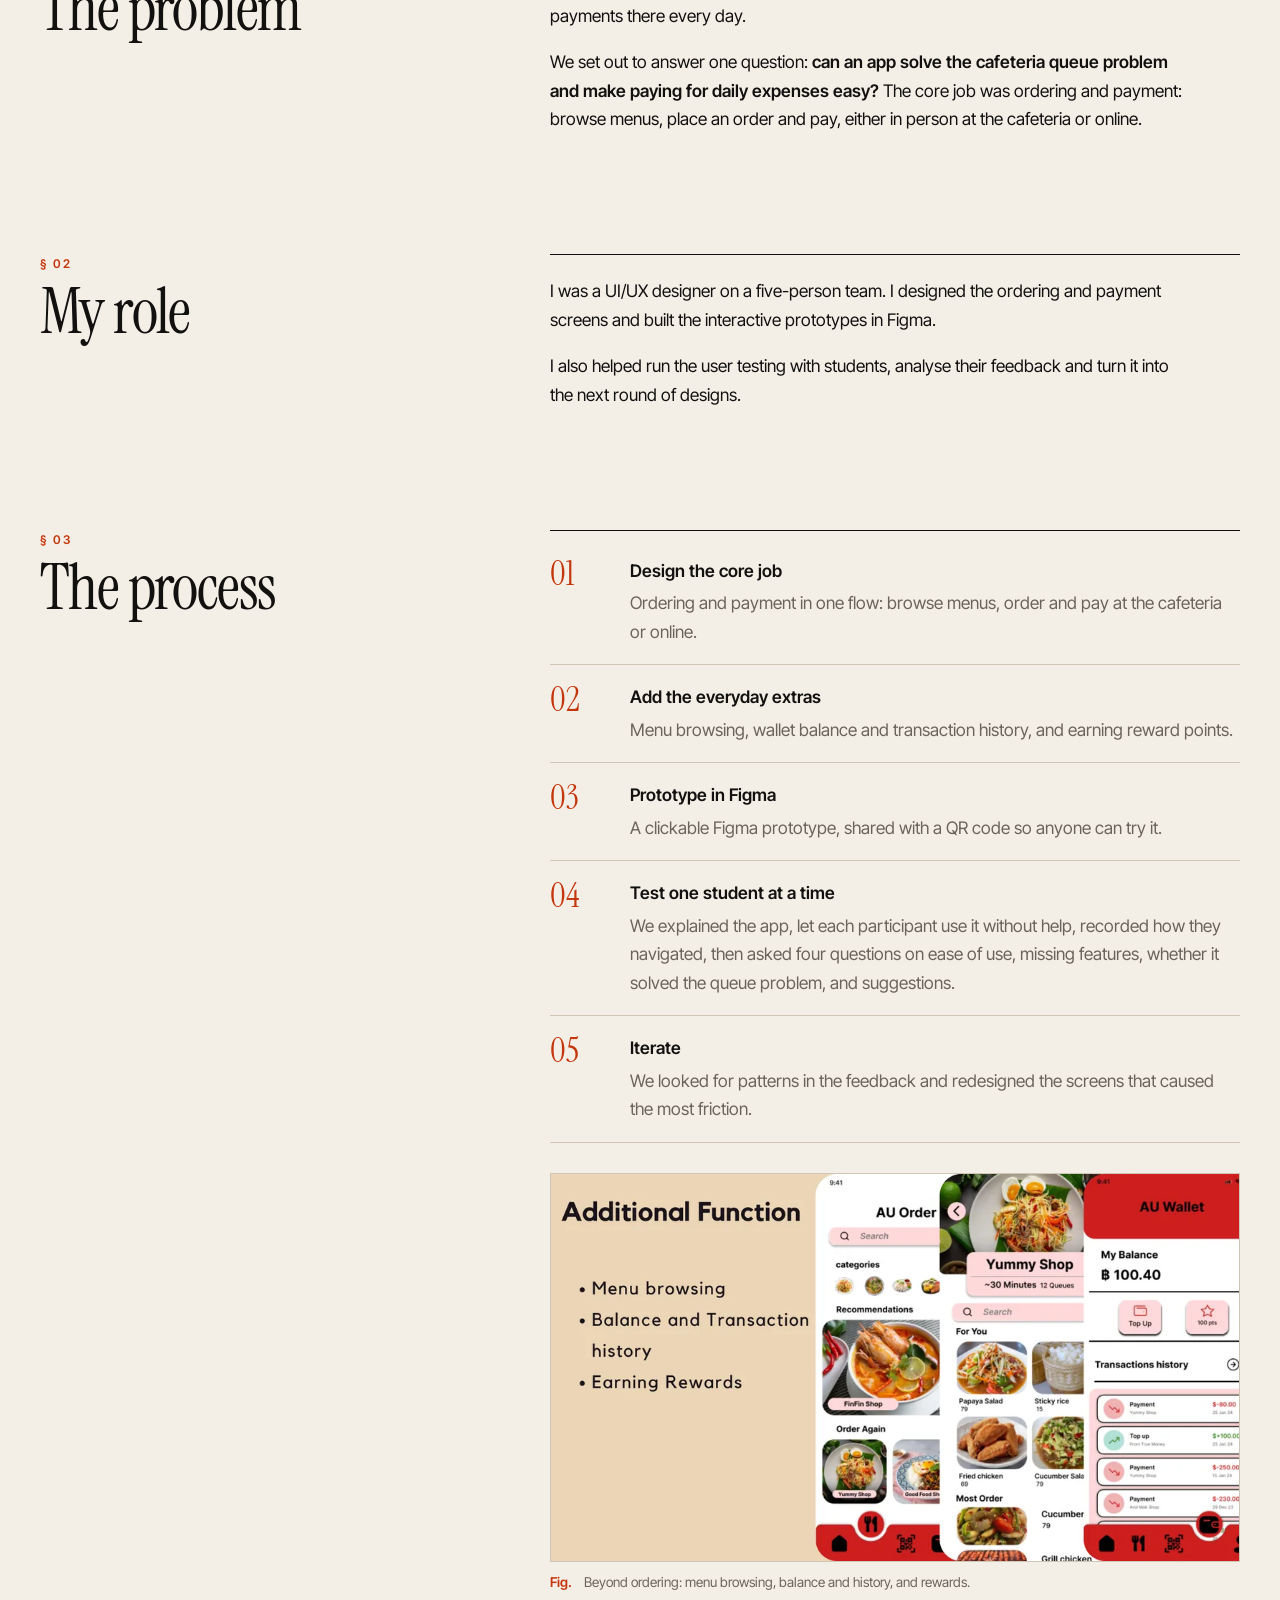
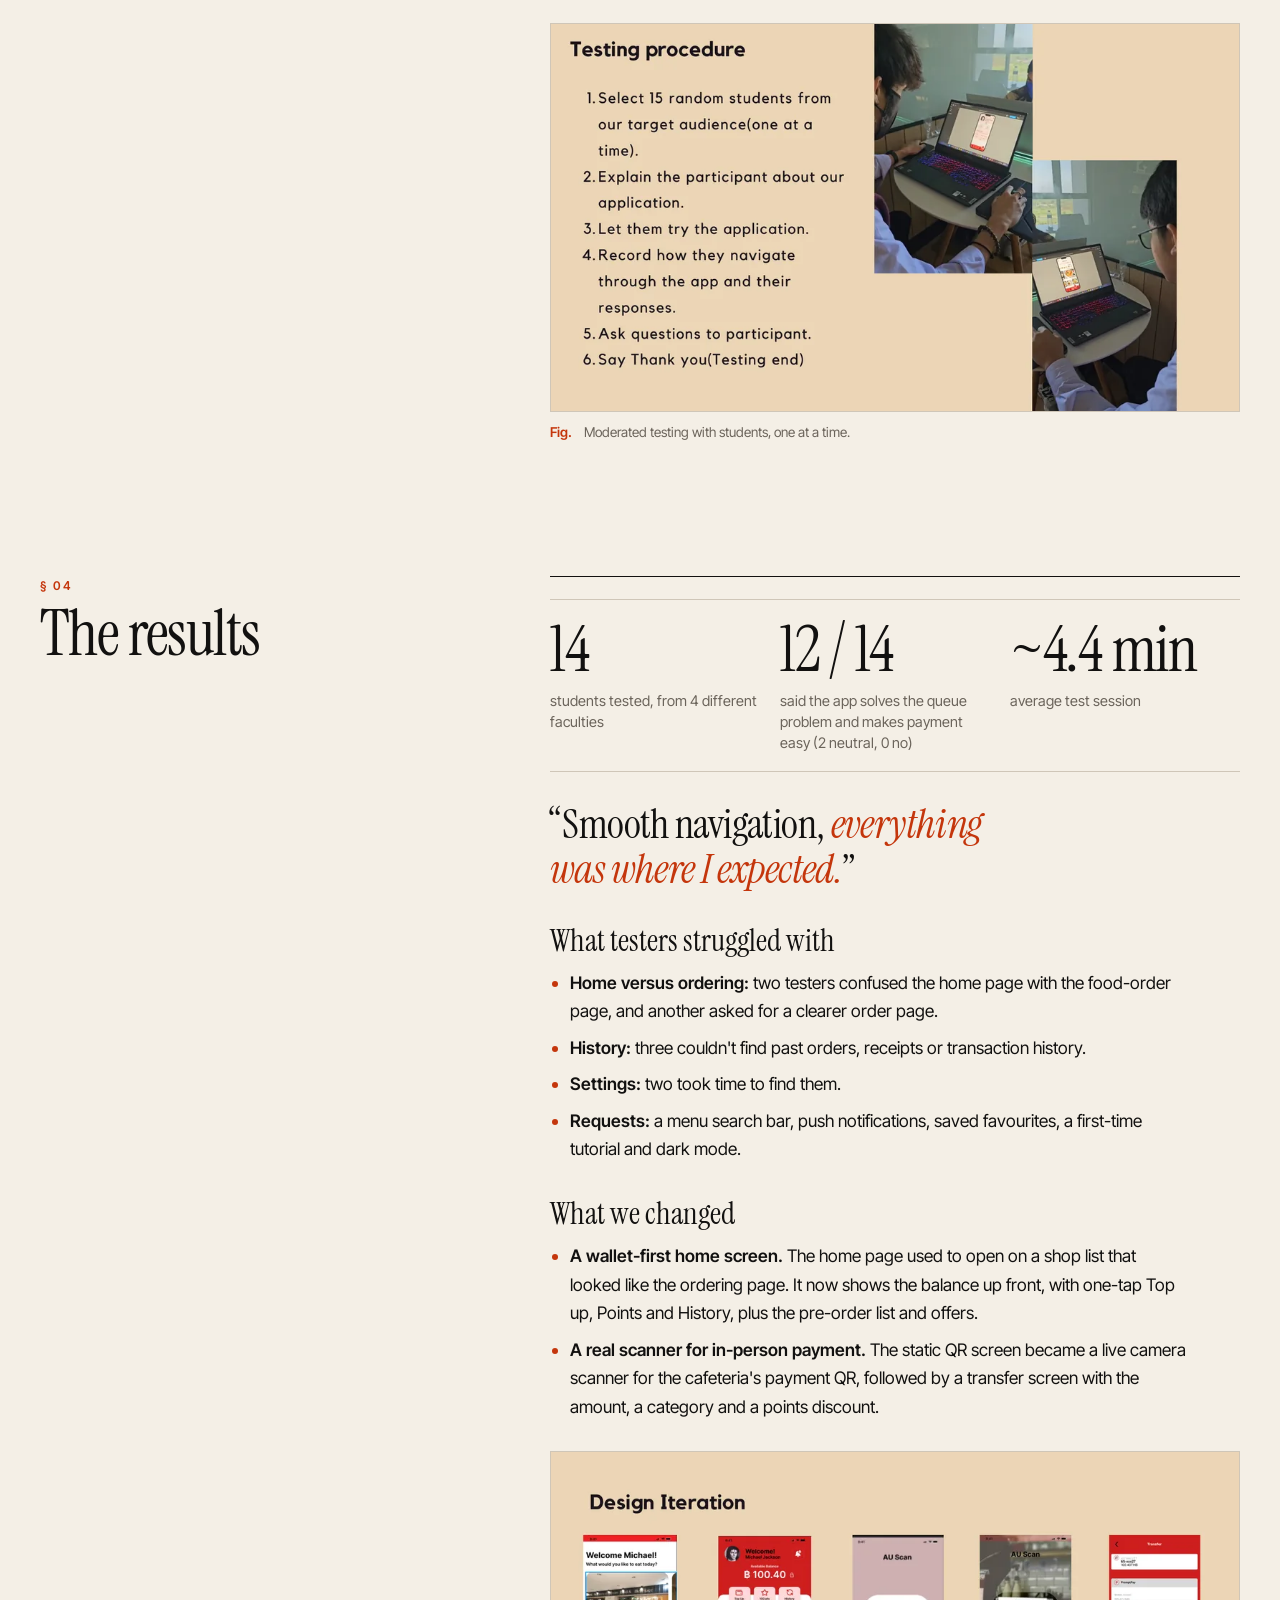
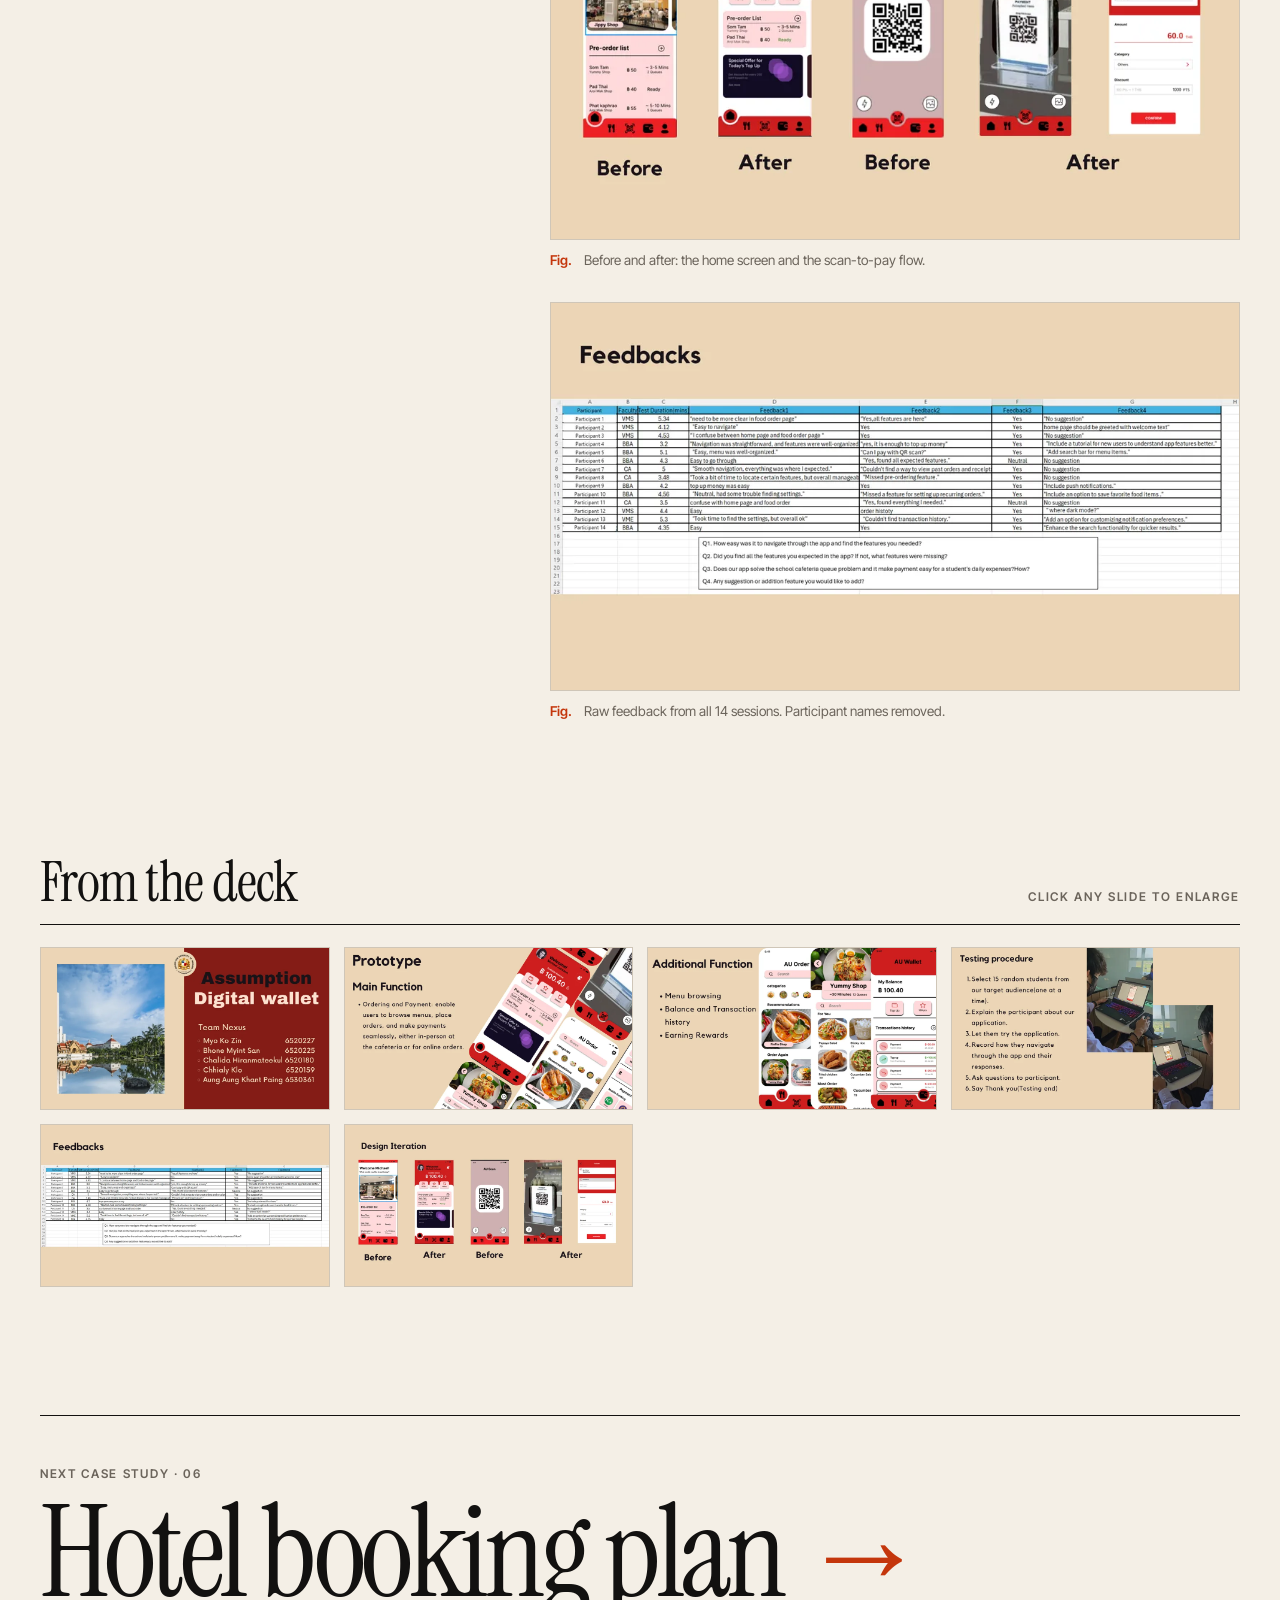
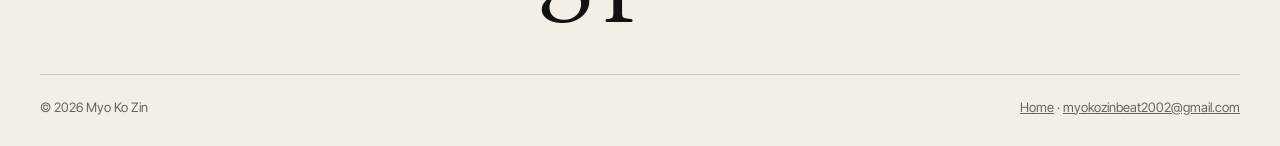
<file: work/au-ordering-app.html>
<!doctype html>
<html lang="en">
<head>
<meta charset="utf-8">
<meta name="viewport" content="width=device-width, initial-scale=1, viewport-fit=cover">
<title>AU Wallet — Case study · Myo Ko Zin</title>
<meta name="description" content="AU Wallet case study: a campus ordering and payment app for Assumption University, designed in Figma and tested with 14 students.">
<meta name="theme-color" content="#f4efe6" media="(prefers-color-scheme: light)">
<meta name="theme-color" content="#121110" media="(prefers-color-scheme: dark)">
<meta property="og:title" content="AU Wallet — Myo Ko Zin">
<meta property="og:description" content="AU Wallet case study: a campus ordering and payment app for Assumption University, designed in Figma and tested with 14 students.">
<meta property="og:image" content="../images/web/au-02-prototype-1600.webp">
<link rel="icon" href="data:image/svg+xml,%3Csvg xmlns='http://www.w3.org/2000/svg' viewBox='0 0 64 64'%3E%3Crect width='64' height='64' fill='%23121110'/%3E%3Ctext x='50%25' y='54%25' dominant-baseline='middle' text-anchor='middle' font-family='Georgia,serif' font-size='40' fill='%23f4efe6'%3EM%3C/text%3E%3Ccircle cx='50' cy='48' r='5' fill='%23ff4a17'/%3E%3C/svg%3E">
<script>
  document.documentElement.classList.add('js');
  try { var t = localStorage.getItem('theme'); if (t) document.documentElement.dataset.theme = t; } catch (e) {}
</script>
<link rel="preconnect" href="https://fonts.googleapis.com">
<link rel="preconnect" href="https://fonts.gstatic.com" crossorigin>
<link rel="stylesheet" href="https://fonts.googleapis.com/css2?family=Instrument+Serif:ital@0;1&family=Inter+Tight:wght@400;500;600&display=swap">
<link rel="stylesheet" href="../assets/css/site.css">
</head>
<body>
<a class="skip" href="#main">Skip to content</a>

<header class="masthead">
  <div class="wrap">
    <a class="mark" href="../" aria-label="Myo Ko Zin, home">MKZ<span>.</span></a>
    <div class="right">
      <nav aria-label="Main">
        <ul>
          <li><a href="../#about">About</a></li>
          <li><a href="../#work">Work</a></li>
          <li class="opt"><a href="../#toolkit">Toolkit</a></li>
          <li><a href="../#contact">Contact</a></li>
        </ul>
      </nav>
      <button class="theme-toggle" type="button" aria-label="Switch colour theme">
        <svg viewBox="0 0 24 24" fill="none" stroke="currentColor" stroke-width="1.8" aria-hidden="true"><circle cx="12" cy="12" r="8.5"/><path d="M12 3.5v17a8.5 8.5 0 0 0 0-17z" fill="currentColor"/></svg>
      </button>
    </div>
  </div>
</header>

<main id="main" class="wrap">
  <article>
    <header class="case-hero">
      <a class="back" href="../#work"><span aria-hidden="true">←</span> All work</a>
      <div class="issue"><span class="kicker">Case study 05</span><span class="kicker">Product design · UI/UX</span></div>
      <h1>AU <em>Wallet</em></h1>
      <div class="dek"><p>A campus digital wallet for ordering and paying at Assumption University, designed to be <em>quick enough to use while standing in a queue.</em></p></div>
      <dl class="case-facts"><div><dt>My role</dt><dd>UI/UX designer: screens, prototype &amp; testing</dd></div><div><dt>Team</dt><dd>Team Nexus · 5 members</dd></div><div><dt>Context</dt><dd>Assumption University</dd></div><div><dt>Tools</dt><dd>Figma, moderated user testing</dd></div></dl>
    </header>

    <div class="case-cover"><button class="frame zoom" type="button" data-full="../images/web/au-02-prototype-1600.webp" aria-label="Enlarge: AU Wallet prototype: ordering, balance and payment screens"><img src="../images/web/au-02-prototype-1600.webp" srcset="../images/web/au-02-prototype-960.webp 960w, ../images/web/au-02-prototype-1600.webp 1600w" sizes="(min-width: 1360px) 1280px, 94vw" width="1600" height="900" alt="AU Wallet prototype: ordering, balance and payment screens" fetchpriority="high"></button></div>

    <section class="chapter" aria-labelledby="c1"><header><span class="n">§ 01</span><h2 id="c1">The problem</h2></header><div class="body prose reveal">
<p>At lunchtime the campus cafeteria means long queues, and students make small payments there every day.</p>
<p>We set out to answer one question: <strong>can an app solve the cafeteria queue problem and make paying for daily expenses easy?</strong> The core job was ordering and payment: browse menus, place an order and pay, either in person at the cafeteria or online.</p></div></section><section class="chapter" aria-labelledby="c2"><header><span class="n">§ 02</span><h2 id="c2">My role</h2></header><div class="body prose reveal">
<p>I was a UI/UX designer on a five-person team. I designed the ordering and payment screens and built the interactive prototypes in Figma.</p>
<p>I also helped run the user testing with students, analyse their feedback and turn it into the next round of designs.</p></div></section><section class="chapter" aria-labelledby="c3"><header><span class="n">§ 03</span><h2 id="c3">The process</h2></header><div class="body prose reveal">
<ol class="steps"><li><div><b>Design the core job</b><p>Ordering and payment in one flow: browse menus, order and pay at the cafeteria or online.</p></div></li><li><div><b>Add the everyday extras</b><p>Menu browsing, wallet balance and transaction history, and earning reward points.</p></div></li><li><div><b>Prototype in Figma</b><p>A clickable Figma prototype, shared with a QR code so anyone can try it.</p></div></li><li><div><b>Test one student at a time</b><p>We explained the app, let each participant use it without help, recorded how they navigated, then asked four questions on ease of use, missing features, whether it solved the queue problem, and suggestions.</p></div></li><li><div><b>Iterate</b><p>We looked for patterns in the feedback and redesigned the screens that caused the most friction.</p></div></li></ol>
<figure class="fig reveal"><button class="zoom" type="button" data-full="../images/web/au-03-features-1600.webp" aria-label="Enlarge: Additional features: menu browsing, balance and transaction history, rewards"><img src="../images/web/au-03-features-1600.webp" srcset="../images/web/au-03-features-960.webp 960w, ../images/web/au-03-features-1600.webp 1600w" sizes="(min-width: 900px) 58vw, 94vw" width="1600" height="900" alt="Additional features: menu browsing, balance and transaction history, rewards" loading="lazy"></button><figcaption><b>Fig.</b><span>Beyond ordering: menu browsing, balance and history, and rewards.</span></figcaption></figure>
<figure class="fig reveal"><button class="zoom" type="button" data-full="../images/web/au-04-testing-1600.webp" aria-label="Enlarge: The testing procedure and photos of students trying the prototype"><img src="../images/web/au-04-testing-1600.webp" srcset="../images/web/au-04-testing-960.webp 960w, ../images/web/au-04-testing-1600.webp 1600w" sizes="(min-width: 900px) 58vw, 94vw" width="1600" height="900" alt="The testing procedure and photos of students trying the prototype" loading="lazy"></button><figcaption><b>Fig.</b><span>Moderated testing with students, one at a time.</span></figcaption></figure></div></section><section class="chapter" aria-labelledby="c4"><header><span class="n">§ 04</span><h2 id="c4">The results</h2></header><div class="body prose reveal">
<div class="stats"><div><b>14</b><span>students tested, from 4 different faculties</span></div><div><b>12 / 14</b><span>said the app solves the queue problem and makes payment easy (2 neutral, 0 no)</span></div><div><b>~4.4 min</b><span>average test session</span></div></div>
<blockquote class="pull">“Smooth navigation, <em>everything was where I expected.</em>”</blockquote>
<h3>What testers struggled with</h3>
<ul>
<li><strong>Home versus ordering:</strong> two testers confused the home page with the food-order page, and another asked for a clearer order page.</li>
<li><strong>History:</strong> three couldn't find past orders, receipts or transaction history.</li>
<li><strong>Settings:</strong> two took time to find them.</li>
<li><strong>Requests:</strong> a menu search bar, push notifications, saved favourites, a first-time tutorial and dark mode.</li>
</ul>
<h3>What we changed</h3>
<ul>
<li><strong>A wallet-first home screen.</strong> The home page used to open on a shop list that looked like the ordering page. It now shows the balance up front, with one-tap Top up, Points and History, plus the pre-order list and offers.</li>
<li><strong>A real scanner for in-person payment.</strong> The static QR screen became a live camera scanner for the cafeteria's payment QR, followed by a transfer screen with the amount, a category and a points discount.</li>
</ul>
<figure class="fig reveal"><button class="zoom" type="button" data-full="../images/web/au-06-design-iteration-1600.webp" aria-label="Enlarge: Design iteration: home and scan screens before and after"><img src="../images/web/au-06-design-iteration-1600.webp" srcset="../images/web/au-06-design-iteration-960.webp 960w, ../images/web/au-06-design-iteration-1600.webp 1600w" sizes="(min-width: 900px) 58vw, 94vw" width="1600" height="900" alt="Design iteration: home and scan screens before and after" loading="lazy"></button><figcaption><b>Fig.</b><span>Before and after: the home screen and the scan-to-pay flow.</span></figcaption></figure>
<figure class="fig reveal"><button class="zoom" type="button" data-full="../images/web/au-05-feedback-1600.webp" aria-label="Enlarge: Feedback table from the 14 test sessions, with participant names replaced by numbers"><img src="../images/web/au-05-feedback-1600.webp" srcset="../images/web/au-05-feedback-960.webp 960w, ../images/web/au-05-feedback-1600.webp 1600w" sizes="(min-width: 900px) 58vw, 94vw" width="1600" height="900" alt="Feedback table from the 14 test sessions, with participant names replaced by numbers" loading="lazy"></button><figcaption><b>Fig.</b><span>Raw feedback from all 14 sessions. Participant names removed.</span></figcaption></figure></div></section>

    <section class="deck reveal" aria-labelledby="deck-h"><div class="deck-head"><h2 id="deck-h">From the deck</h2><span class="kicker">Click any slide to enlarge</span></div><div class="deck-grid"><button class="zoom" type="button" data-full="../images/web/au-01-cover-1600.webp" aria-label="Enlarge: Cover: Assumption Digital Wallet, Team Nexus"><img src="../images/web/au-01-cover-960.webp" width="960" height="540" loading="lazy" alt="Cover: Assumption Digital Wallet, Team Nexus"></button><button class="zoom" type="button" data-full="../images/web/au-02-prototype-1600.webp" aria-label="Enlarge: Prototype: ordering and payment"><img src="../images/web/au-02-prototype-960.webp" width="960" height="540" loading="lazy" alt="Prototype: ordering and payment"></button><button class="zoom" type="button" data-full="../images/web/au-03-features-1600.webp" aria-label="Enlarge: Additional features"><img src="../images/web/au-03-features-960.webp" width="960" height="540" loading="lazy" alt="Additional features"></button><button class="zoom" type="button" data-full="../images/web/au-04-testing-1600.webp" aria-label="Enlarge: Testing procedure"><img src="../images/web/au-04-testing-960.webp" width="960" height="540" loading="lazy" alt="Testing procedure"></button><button class="zoom" type="button" data-full="../images/web/au-05-feedback-1600.webp" aria-label="Enlarge: Feedback from 14 students"><img src="../images/web/au-05-feedback-960.webp" width="960" height="540" loading="lazy" alt="Feedback from 14 students"></button><button class="zoom" type="button" data-full="../images/web/au-06-design-iteration-1600.webp" aria-label="Enlarge: Design iteration"><img src="../images/web/au-06-design-iteration-960.webp" width="960" height="540" loading="lazy" alt="Design iteration"></button></div></section>
  </article>

  <a class="next" href="hotel-booking-plan.html">
    <span class="kicker">Next case study · 06</span>
    <b><span class="u">Hotel booking plan</span> <span class="arrow" aria-hidden="true">→</span></b>
  </a>
</main>

<div class="wrap">
  <footer class="colophon">
    <span>© <span id="year">2026</span> Myo Ko Zin</span>
    <span><a href="../">Home</a> · <a href="mailto:myokozinbeat2002@gmail.com">myokozinbeat2002@gmail.com</a></span>
  </footer>
</div>

<script src="../assets/js/site.js" defer></script>
</body>
</html>
</file>
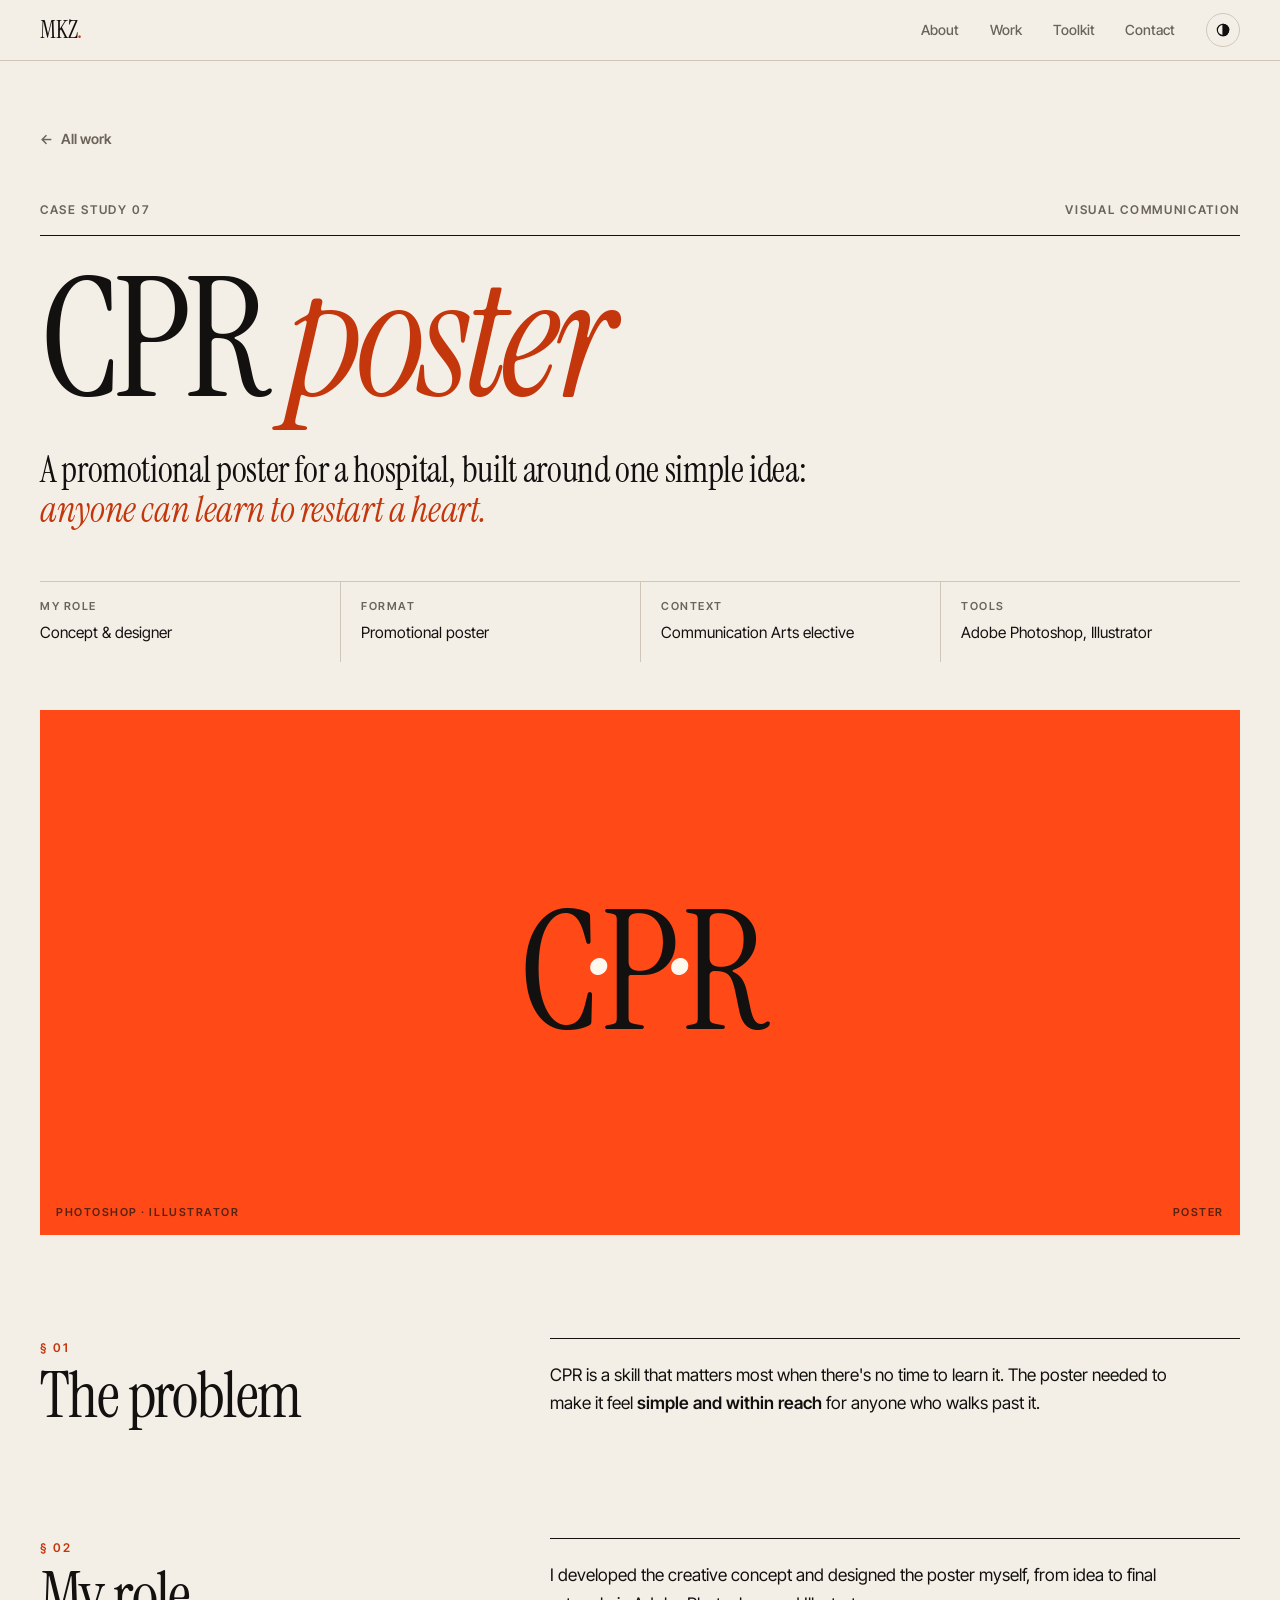
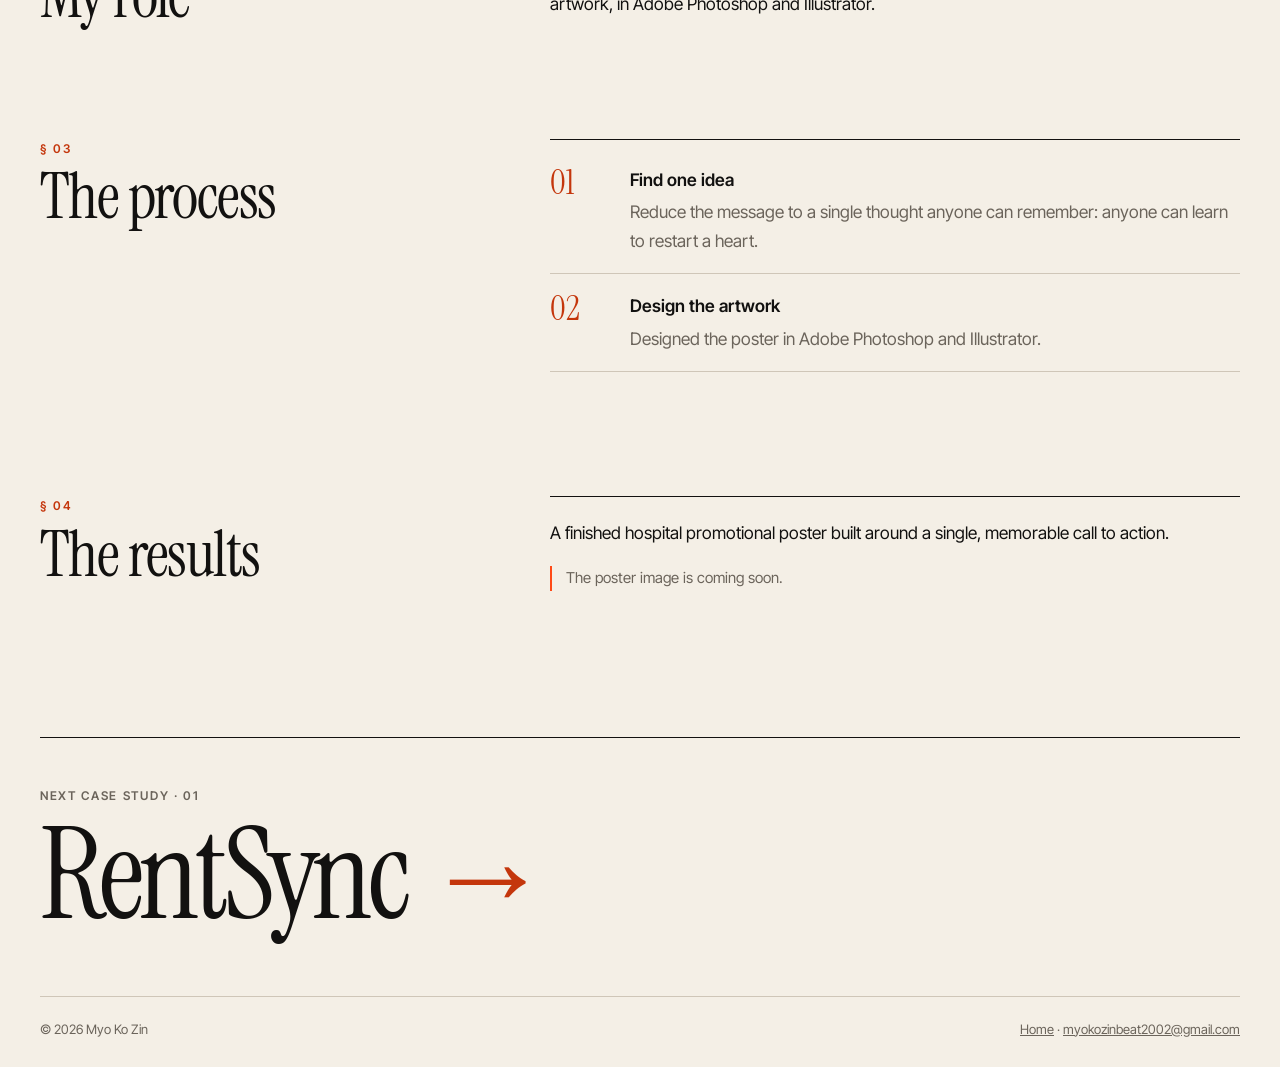
<file: work/cpr-poster.html>
<!doctype html>
<html lang="en">
<head>
<meta charset="utf-8">
<meta name="viewport" content="width=device-width, initial-scale=1, viewport-fit=cover">
<title>CPR awareness poster — Case study · Myo Ko Zin</title>
<meta name="description" content="Visual communication case study: a CPR awareness poster for a hospital, designed in Photoshop and Illustrator.">
<meta name="theme-color" content="#f4efe6" media="(prefers-color-scheme: light)">
<meta name="theme-color" content="#121110" media="(prefers-color-scheme: dark)">
<meta property="og:title" content="CPR awareness poster — Myo Ko Zin">
<meta property="og:description" content="Visual communication case study: a CPR awareness poster for a hospital, designed in Photoshop and Illustrator.">

<link rel="icon" href="data:image/svg+xml,%3Csvg xmlns='http://www.w3.org/2000/svg' viewBox='0 0 64 64'%3E%3Crect width='64' height='64' fill='%23121110'/%3E%3Ctext x='50%25' y='54%25' dominant-baseline='middle' text-anchor='middle' font-family='Georgia,serif' font-size='40' fill='%23f4efe6'%3EM%3C/text%3E%3Ccircle cx='50' cy='48' r='5' fill='%23ff4a17'/%3E%3C/svg%3E">
<script>
  document.documentElement.classList.add('js');
  try { var t = localStorage.getItem('theme'); if (t) document.documentElement.dataset.theme = t; } catch (e) {}
</script>
<link rel="preconnect" href="https://fonts.googleapis.com">
<link rel="preconnect" href="https://fonts.gstatic.com" crossorigin>
<link rel="stylesheet" href="https://fonts.googleapis.com/css2?family=Instrument+Serif:ital@0;1&family=Inter+Tight:wght@400;500;600&display=swap">
<link rel="stylesheet" href="../assets/css/site.css">
</head>
<body>
<a class="skip" href="#main">Skip to content</a>

<header class="masthead">
  <div class="wrap">
    <a class="mark" href="../" aria-label="Myo Ko Zin, home">MKZ<span>.</span></a>
    <div class="right">
      <nav aria-label="Main">
        <ul>
          <li><a href="../#about">About</a></li>
          <li><a href="../#work">Work</a></li>
          <li class="opt"><a href="../#toolkit">Toolkit</a></li>
          <li><a href="../#contact">Contact</a></li>
        </ul>
      </nav>
      <button class="theme-toggle" type="button" aria-label="Switch colour theme">
        <svg viewBox="0 0 24 24" fill="none" stroke="currentColor" stroke-width="1.8" aria-hidden="true"><circle cx="12" cy="12" r="8.5"/><path d="M12 3.5v17a8.5 8.5 0 0 0 0-17z" fill="currentColor"/></svg>
      </button>
    </div>
  </div>
</header>

<main id="main" class="wrap">
  <article>
    <header class="case-hero">
      <a class="back" href="../#work"><span aria-hidden="true">←</span> All work</a>
      <div class="issue"><span class="kicker">Case study 07</span><span class="kicker">Visual communication</span></div>
      <h1>CPR <em>poster</em></h1>
      <div class="dek"><p>A promotional poster for a hospital, built around one simple idea: <em>anyone can learn to restart a heart.</em></p></div>
      <dl class="case-facts"><div><dt>My role</dt><dd>Concept &amp; designer</dd></div><div><dt>Format</dt><dd>Promotional poster</dd></div><div><dt>Context</dt><dd>Communication Arts elective</dd></div><div><dt>Tools</dt><dd>Adobe Photoshop, Illustrator</dd></div></dl>
    </header>

    <div class="case-cover"><div class="cover accent" aria-hidden="true"><span class="word">C<em>·</em>P<em>·</em>R</span><span class="corner"><span>Photoshop · Illustrator</span><span>Poster</span></span></div></div>

    <section class="chapter" aria-labelledby="c1"><header><span class="n">§ 01</span><h2 id="c1">The problem</h2></header><div class="body prose reveal">
<p>CPR is a skill that matters most when there's no time to learn it. The poster needed to make it feel <strong>simple and within reach</strong> for anyone who walks past it.</p></div></section><section class="chapter" aria-labelledby="c2"><header><span class="n">§ 02</span><h2 id="c2">My role</h2></header><div class="body prose reveal">
<p>I developed the creative concept and designed the poster myself, from idea to final artwork, in Adobe Photoshop and Illustrator.</p></div></section><section class="chapter" aria-labelledby="c3"><header><span class="n">§ 03</span><h2 id="c3">The process</h2></header><div class="body prose reveal">
<ol class="steps"><li><div><b>Find one idea</b><p>Reduce the message to a single thought anyone can remember: anyone can learn to restart a heart.</p></div></li><li><div><b>Design the artwork</b><p>Designed the poster in Adobe Photoshop and Illustrator.</p></div></li></ol></div></section><section class="chapter" aria-labelledby="c4"><header><span class="n">§ 04</span><h2 id="c4">The results</h2></header><div class="body prose reveal">
<p>A finished hospital promotional poster built around a single, memorable call to action.</p>
<p class="note">The poster image is coming soon.</p></div></section>

    
  </article>

  <a class="next" href="rentsync.html">
    <span class="kicker">Next case study · 01</span>
    <b><span class="u">RentSync</span> <span class="arrow" aria-hidden="true">→</span></b>
  </a>
</main>

<div class="wrap">
  <footer class="colophon">
    <span>© <span id="year">2026</span> Myo Ko Zin</span>
    <span><a href="../">Home</a> · <a href="mailto:myokozinbeat2002@gmail.com">myokozinbeat2002@gmail.com</a></span>
  </footer>
</div>

<script src="../assets/js/site.js" defer></script>
</body>
</html>
</file>
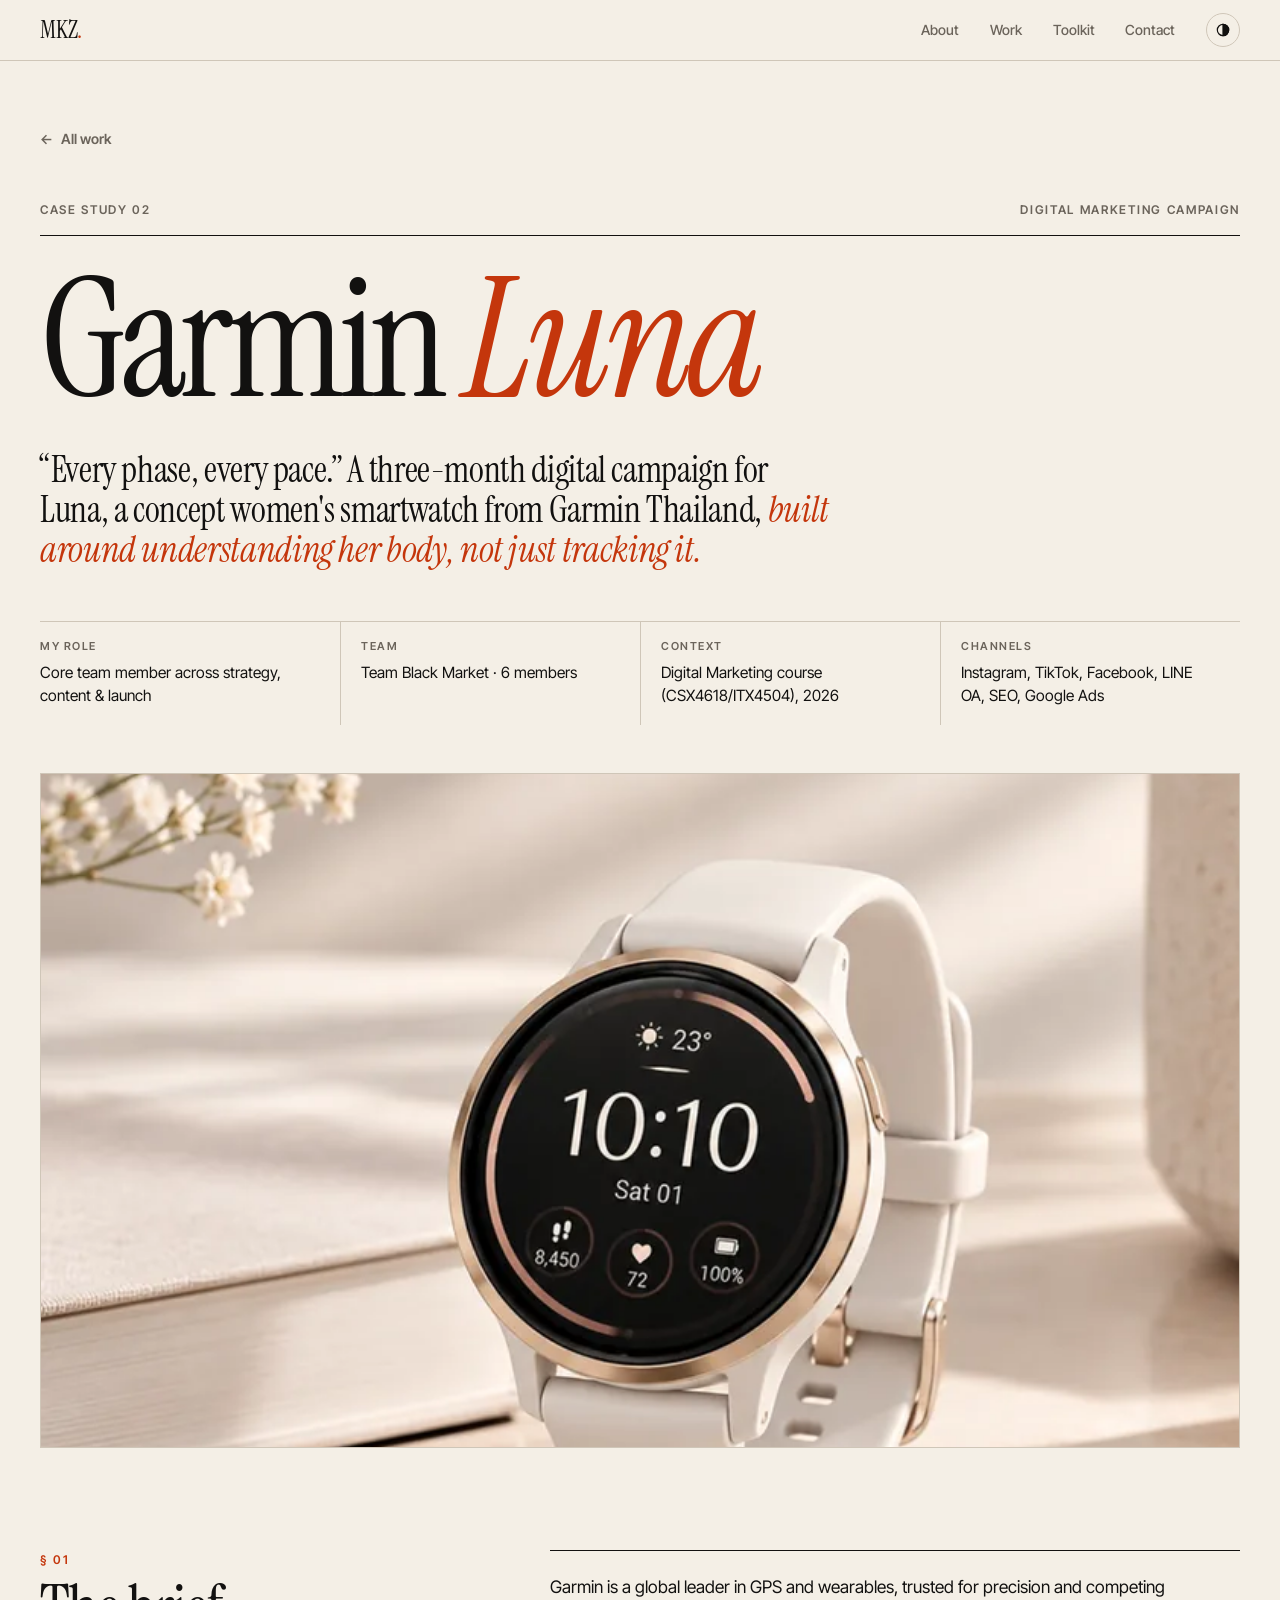
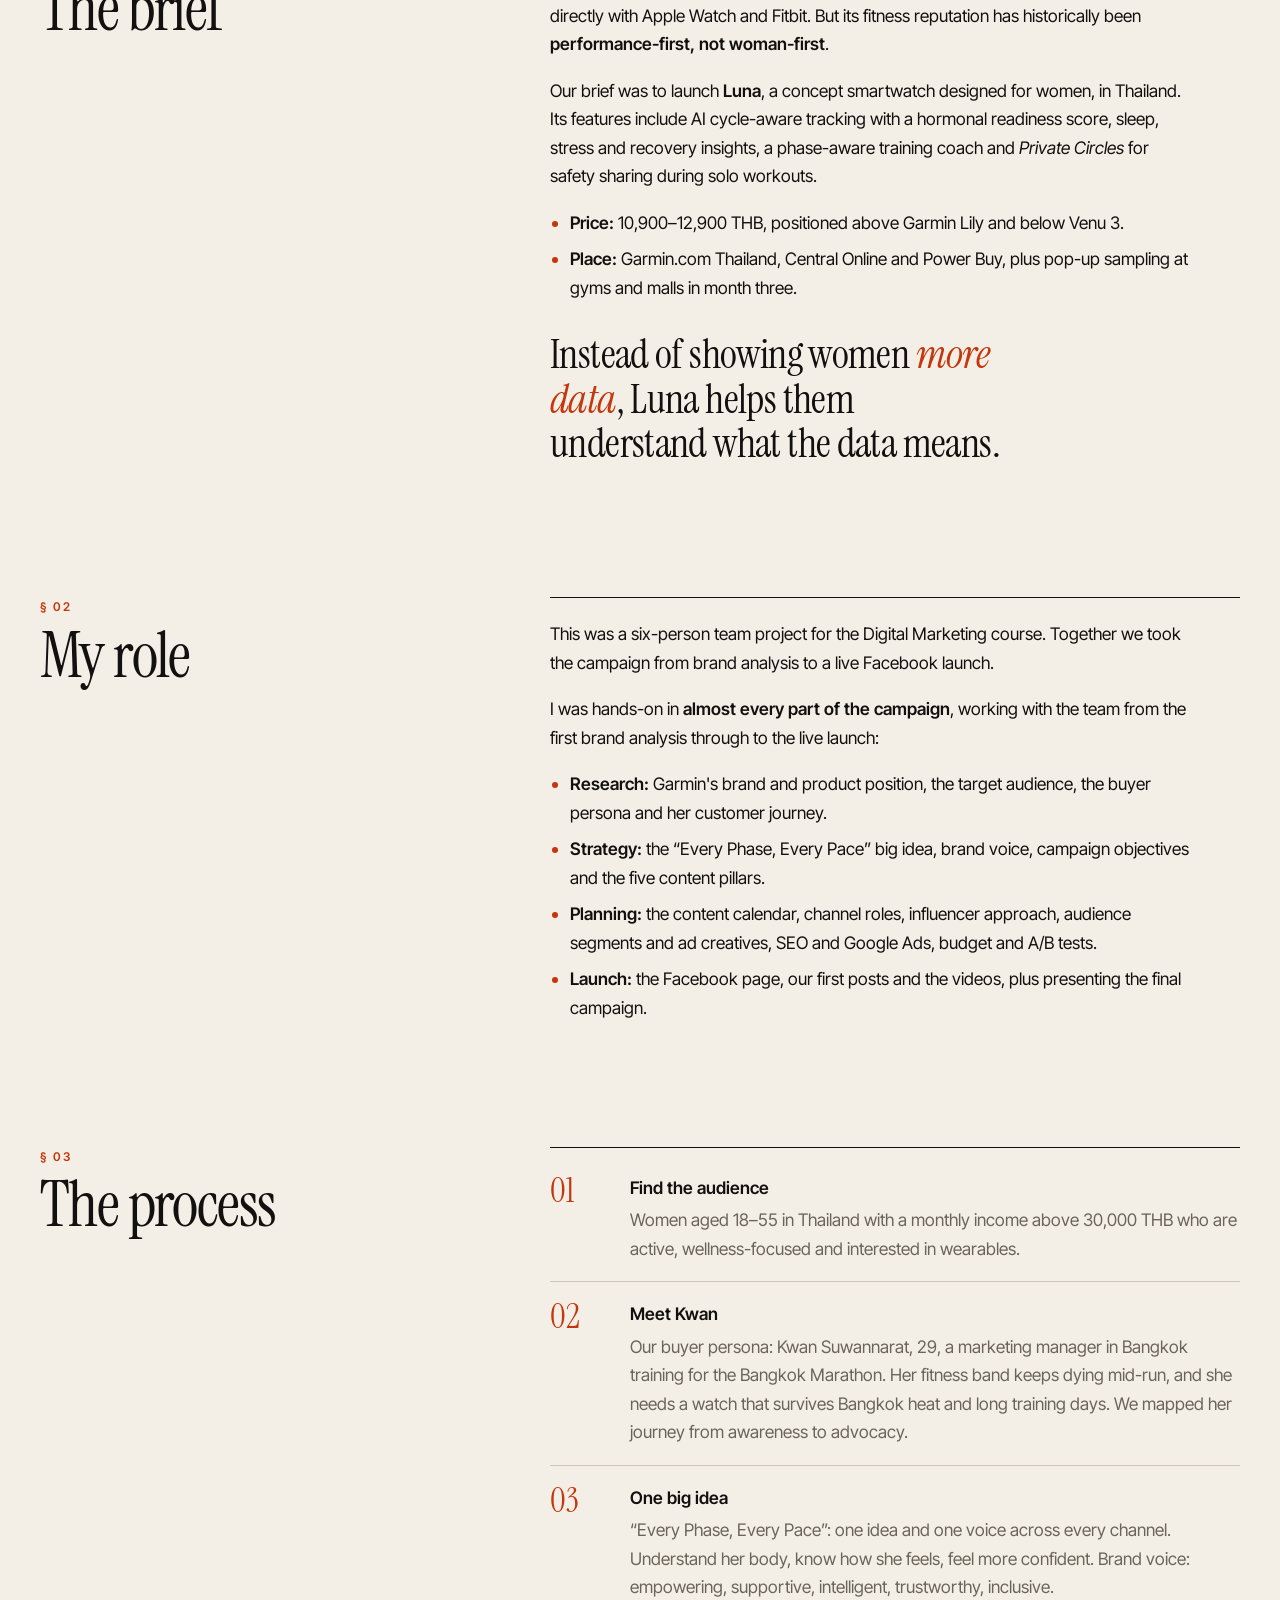
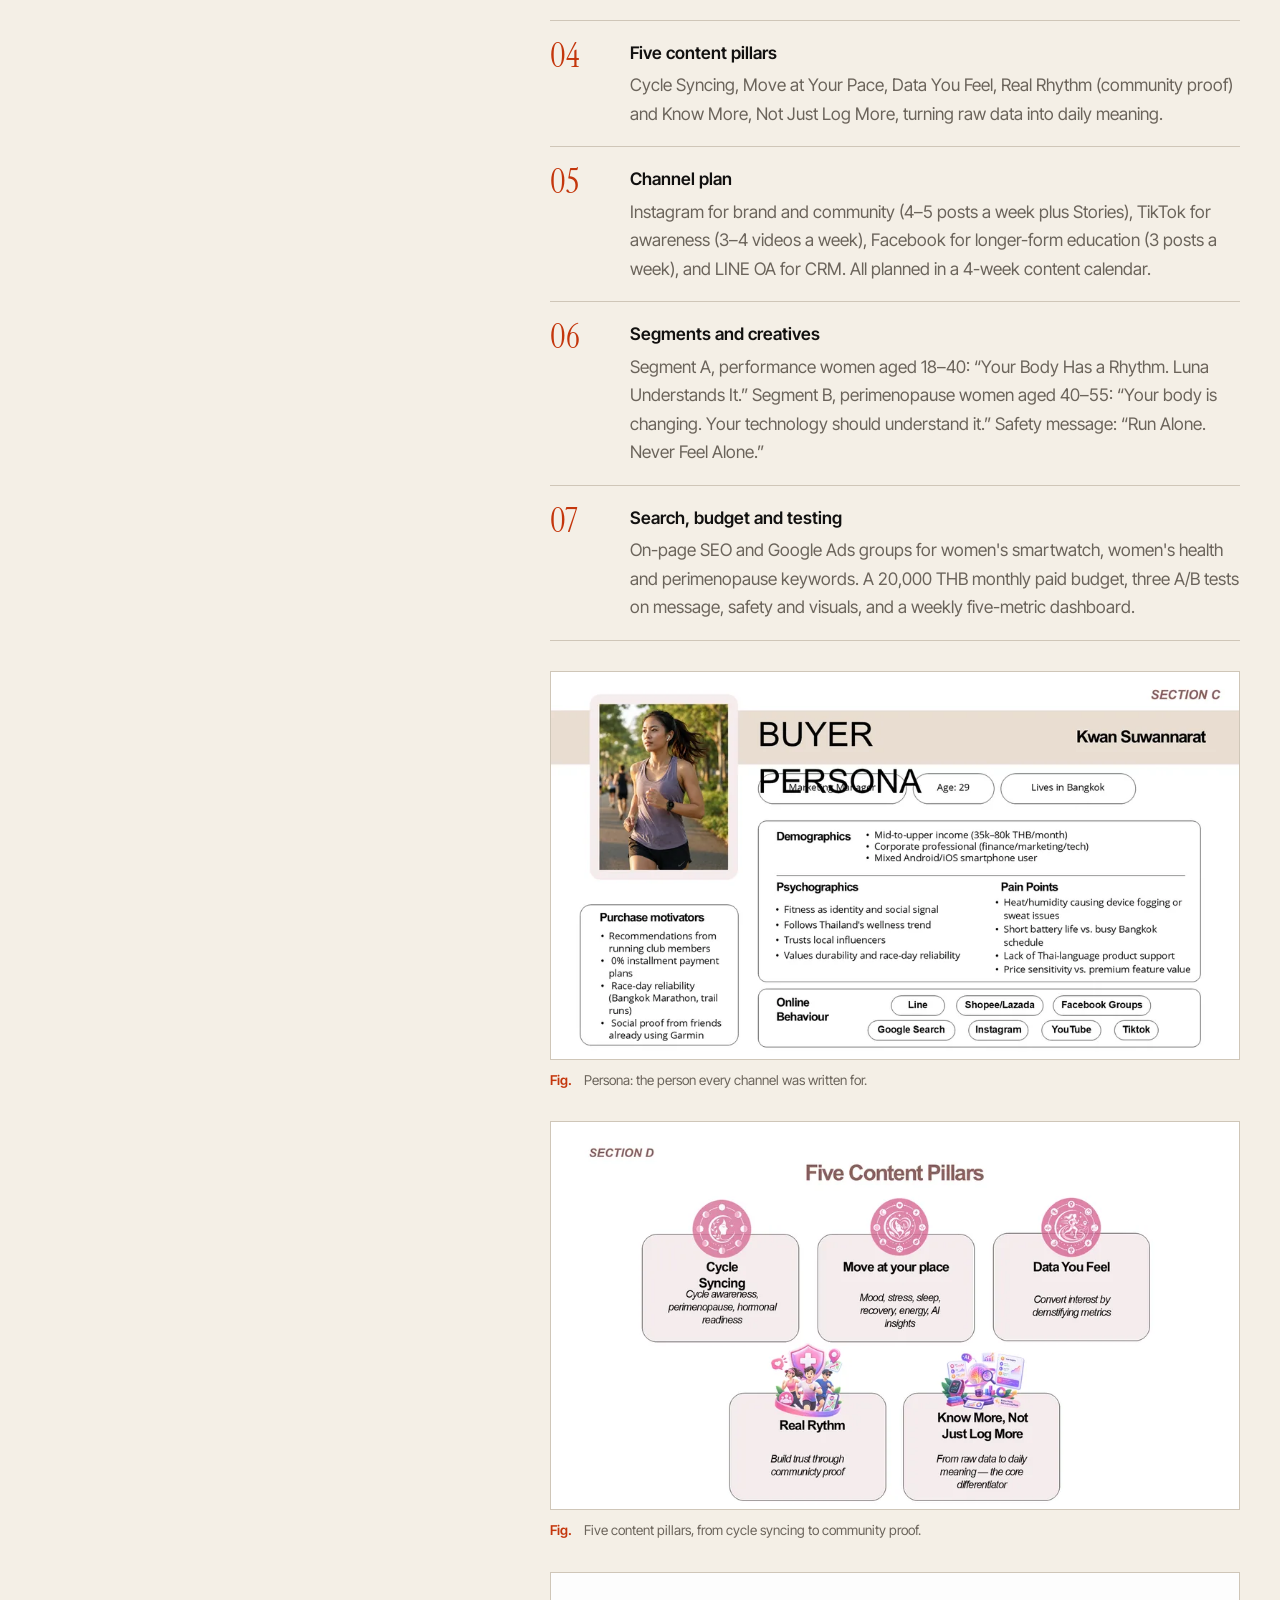
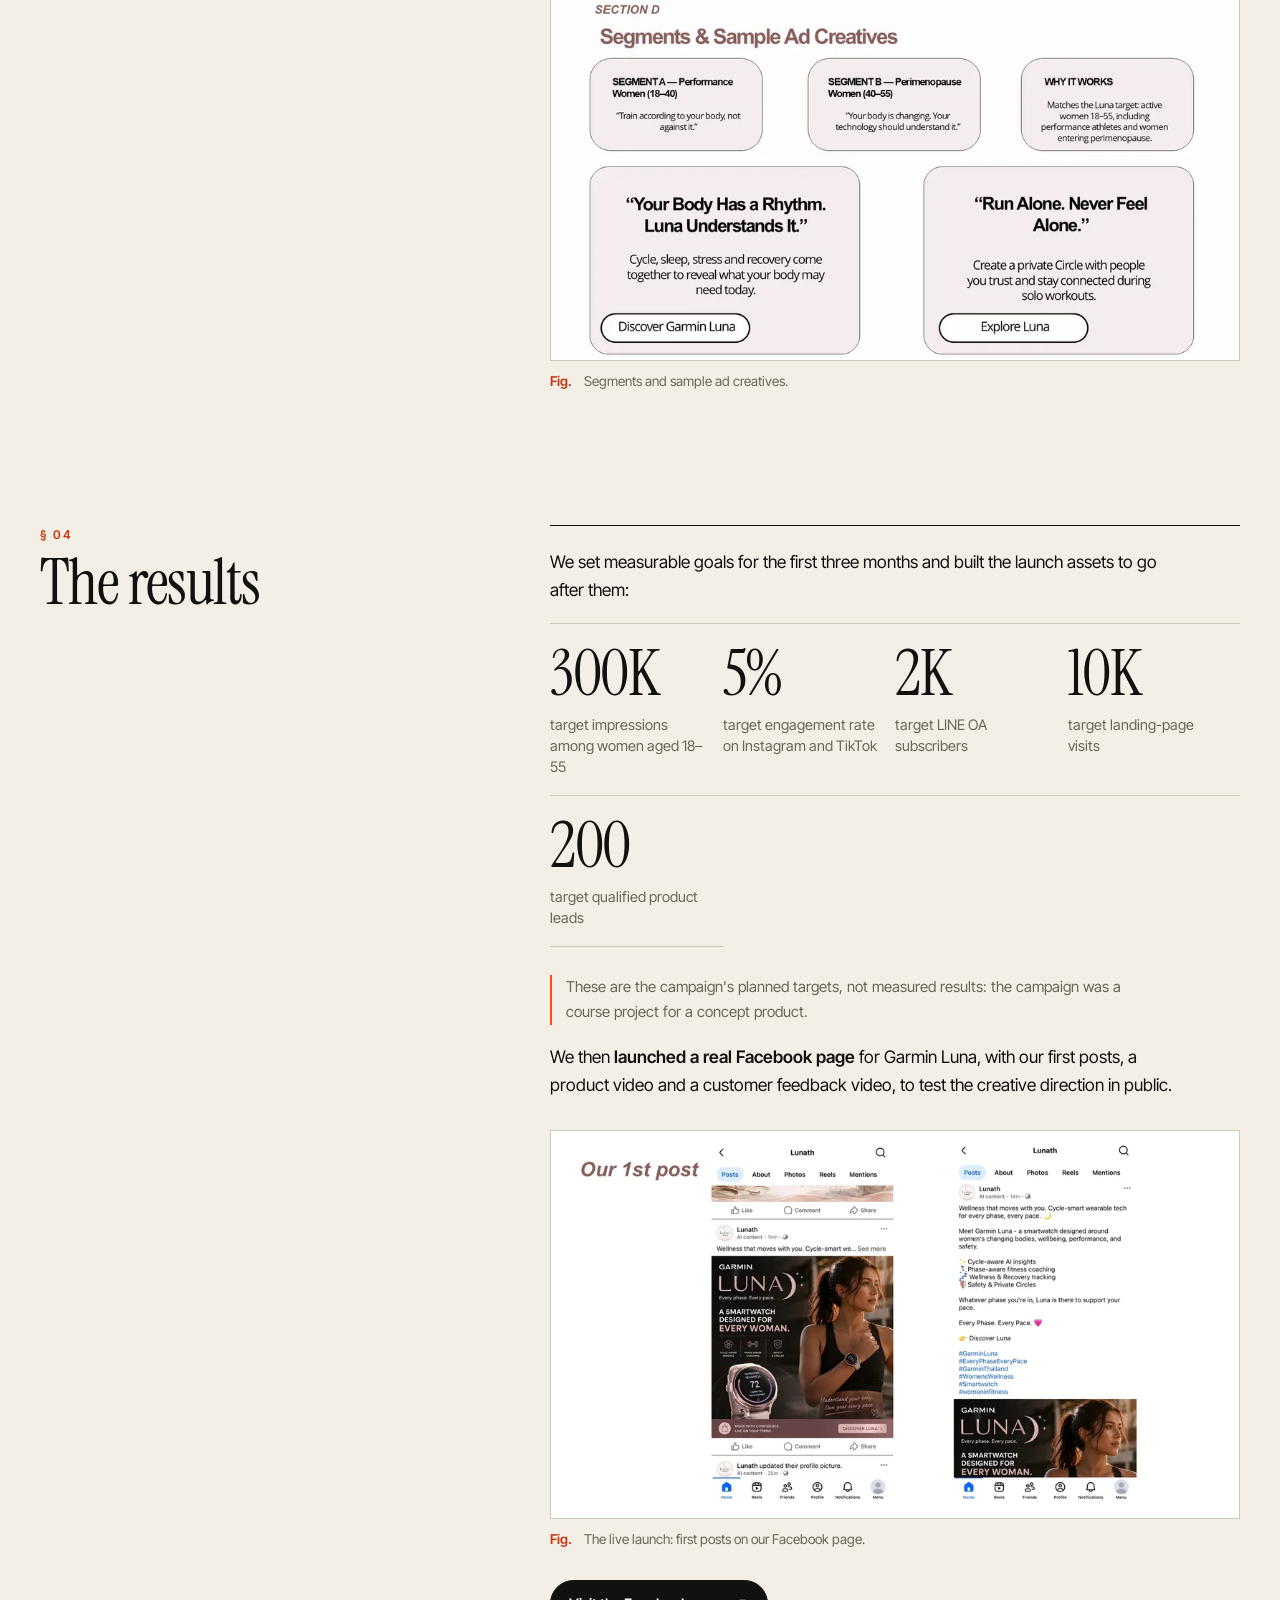
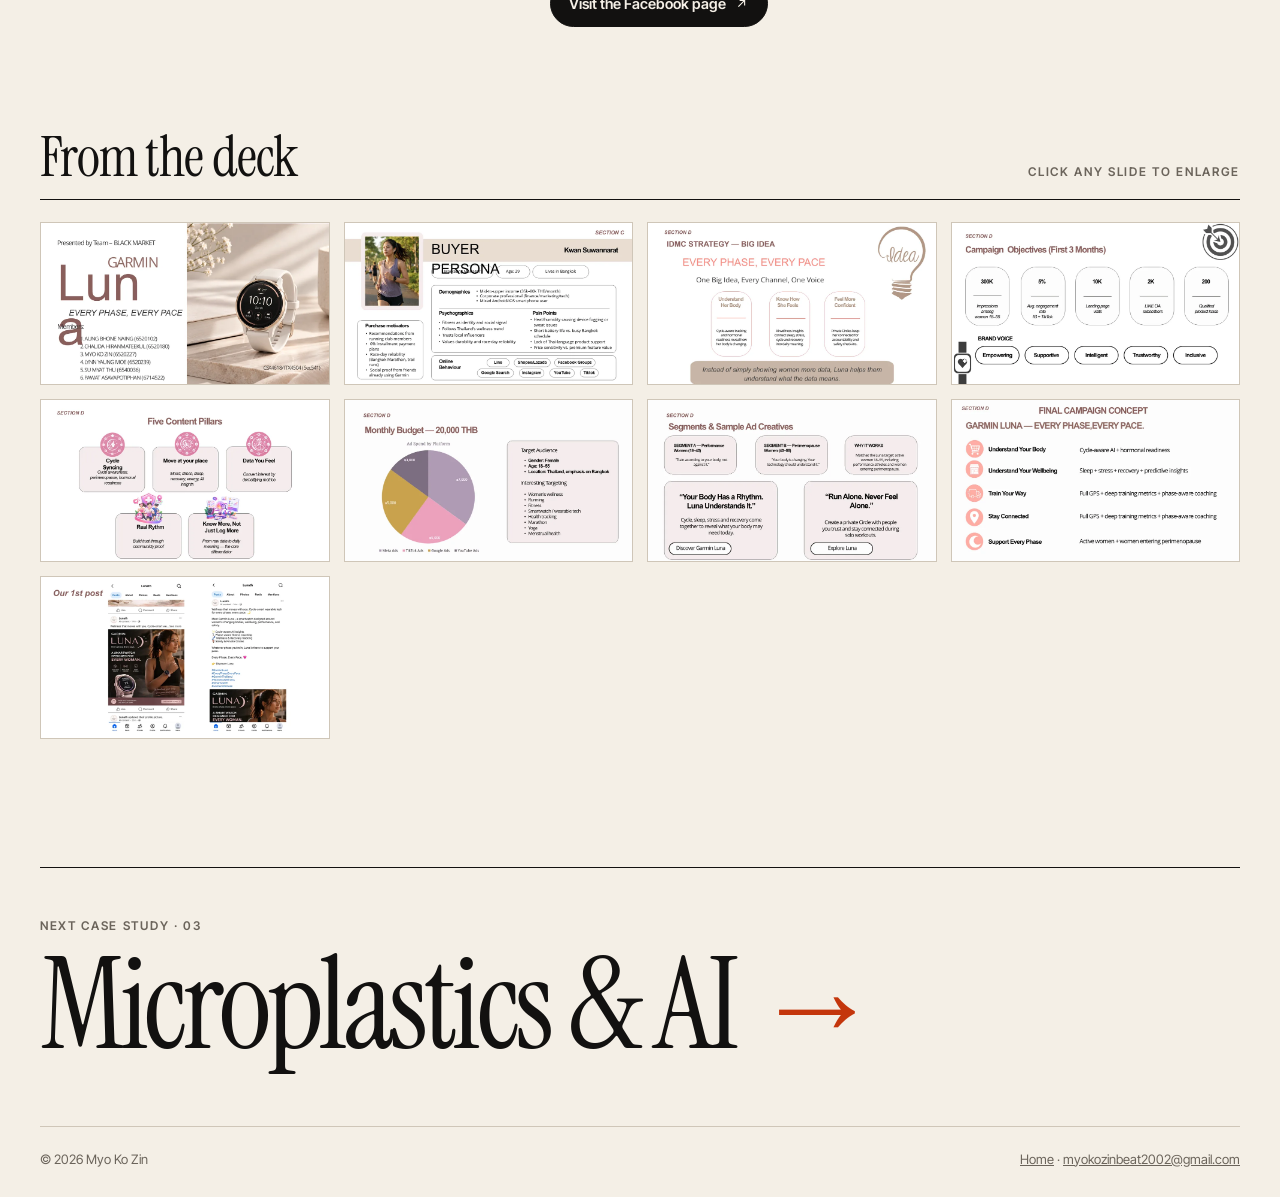
<file: work/garmin-luna.html>
<!doctype html>
<html lang="en">
<head>
<meta charset="utf-8">
<meta name="viewport" content="width=device-width, initial-scale=1, viewport-fit=cover">
<title>Garmin Luna — Case study · Myo Ko Zin</title>
<meta name="description" content="Garmin Luna case study: a three-month digital marketing campaign for a concept women&#x27;s smartwatch in Thailand.">
<meta name="theme-color" content="#f4efe6" media="(prefers-color-scheme: light)">
<meta name="theme-color" content="#121110" media="(prefers-color-scheme: dark)">
<meta property="og:title" content="Garmin Luna — Myo Ko Zin">
<meta property="og:description" content="Garmin Luna case study: a three-month digital marketing campaign for a concept women&#x27;s smartwatch in Thailand.">
<meta property="og:image" content="../images/web/blackmarket-03-big-idea-1600.webp">
<link rel="icon" href="data:image/svg+xml,%3Csvg xmlns='http://www.w3.org/2000/svg' viewBox='0 0 64 64'%3E%3Crect width='64' height='64' fill='%23121110'/%3E%3Ctext x='50%25' y='54%25' dominant-baseline='middle' text-anchor='middle' font-family='Georgia,serif' font-size='40' fill='%23f4efe6'%3EM%3C/text%3E%3Ccircle cx='50' cy='48' r='5' fill='%23ff4a17'/%3E%3C/svg%3E">
<script>
  document.documentElement.classList.add('js');
  try { var t = localStorage.getItem('theme'); if (t) document.documentElement.dataset.theme = t; } catch (e) {}
</script>
<link rel="preconnect" href="https://fonts.googleapis.com">
<link rel="preconnect" href="https://fonts.gstatic.com" crossorigin>
<link rel="stylesheet" href="https://fonts.googleapis.com/css2?family=Instrument+Serif:ital@0;1&family=Inter+Tight:wght@400;500;600&display=swap">
<link rel="stylesheet" href="../assets/css/site.css">
</head>
<body>
<a class="skip" href="#main">Skip to content</a>

<header class="masthead">
  <div class="wrap">
    <a class="mark" href="../" aria-label="Myo Ko Zin, home">MKZ<span>.</span></a>
    <div class="right">
      <nav aria-label="Main">
        <ul>
          <li><a href="../#about">About</a></li>
          <li><a href="../#work">Work</a></li>
          <li class="opt"><a href="../#toolkit">Toolkit</a></li>
          <li><a href="../#contact">Contact</a></li>
        </ul>
      </nav>
      <button class="theme-toggle" type="button" aria-label="Switch colour theme">
        <svg viewBox="0 0 24 24" fill="none" stroke="currentColor" stroke-width="1.8" aria-hidden="true"><circle cx="12" cy="12" r="8.5"/><path d="M12 3.5v17a8.5 8.5 0 0 0 0-17z" fill="currentColor"/></svg>
      </button>
    </div>
  </div>
</header>

<main id="main" class="wrap">
  <article>
    <header class="case-hero">
      <a class="back" href="../#work"><span aria-hidden="true">←</span> All work</a>
      <div class="issue"><span class="kicker">Case study 02</span><span class="kicker">Digital marketing campaign</span></div>
      <h1>Garmin <em>Luna</em></h1>
      <div class="dek"><p>“Every phase, every pace.” A three-month digital campaign for Luna, a concept women's smartwatch from Garmin Thailand, <em>built around understanding her body, not just tracking it.</em></p></div>
      <dl class="case-facts"><div><dt>My role</dt><dd>Core team member across strategy, content &amp; launch</dd></div><div><dt>Team</dt><dd>Team Black Market · 6 members</dd></div><div><dt>Context</dt><dd>Digital Marketing course (CSX4618/ITX4504), 2026</dd></div><div><dt>Channels</dt><dd>Instagram, TikTok, Facebook, LINE OA, SEO, Google Ads</dd></div></dl>
    </header>

    <div class="case-cover"><button class="frame zoom" type="button" data-full="../images/web/blackmarket-cover-photo-1600.webp" aria-label="Enlarge: A rose-gold Garmin smartwatch on a stone ledge in soft morning light"><img style="object-position:50% 62%" src="../images/web/blackmarket-cover-photo-1600.webp" width="788" height="760" alt="A rose-gold Garmin smartwatch on a stone ledge in soft morning light" fetchpriority="high"></button></div>

    <section class="chapter" aria-labelledby="c1"><header><span class="n">§ 01</span><h2 id="c1">The brief</h2></header><div class="body prose reveal">
<p>Garmin is a global leader in GPS and wearables, trusted for precision and competing directly with Apple Watch and Fitbit. But its fitness reputation has historically been <strong>performance-first, not woman-first</strong>.</p>
<p>Our brief was to launch <strong>Luna</strong>, a concept smartwatch designed for women, in Thailand. Its features include AI cycle-aware tracking with a hormonal readiness score, sleep, stress and recovery insights, a phase-aware training coach and <em>Private Circles</em> for safety sharing during solo workouts.</p>
<ul>
<li><strong>Price:</strong> 10,900–12,900 THB, positioned above Garmin Lily and below Venu 3.</li>
<li><strong>Place:</strong> Garmin.com Thailand, Central Online and Power Buy, plus pop-up sampling at gyms and malls in month three.</li>
</ul>
<blockquote class="pull">Instead of showing women <em>more data</em>, Luna helps them understand what the data means.</blockquote></div></section><section class="chapter" aria-labelledby="c2"><header><span class="n">§ 02</span><h2 id="c2">My role</h2></header><div class="body prose reveal">
<p>This was a six-person team project for the Digital Marketing course. Together we took the campaign from brand analysis to a live Facebook launch.</p>
<p>I was hands-on in <strong>almost every part of the campaign</strong>, working with the team from the first brand analysis through to the live launch:</p>
<ul>
<li><strong>Research:</strong> Garmin's brand and product position, the target audience, the buyer persona and her customer journey.</li>
<li><strong>Strategy:</strong> the “Every Phase, Every Pace” big idea, brand voice, campaign objectives and the five content pillars.</li>
<li><strong>Planning:</strong> the content calendar, channel roles, influencer approach, audience segments and ad creatives, SEO and Google Ads, budget and A/B tests.</li>
<li><strong>Launch:</strong> the Facebook page, our first posts and the videos, plus presenting the final campaign.</li>
</ul></div></section><section class="chapter" aria-labelledby="c3"><header><span class="n">§ 03</span><h2 id="c3">The process</h2></header><div class="body prose reveal">
<ol class="steps"><li><div><b>Find the audience</b><p>Women aged 18–55 in Thailand with a monthly income above 30,000 THB who are active, wellness-focused and interested in wearables.</p></div></li><li><div><b>Meet Kwan</b><p>Our buyer persona: Kwan Suwannarat, 29, a marketing manager in Bangkok training for the Bangkok Marathon. Her fitness band keeps dying mid-run, and she needs a watch that survives Bangkok heat and long training days. We mapped her journey from awareness to advocacy.</p></div></li><li><div><b>One big idea</b><p>“Every Phase, Every Pace”: one idea and one voice across every channel. Understand her body, know how she feels, feel more confident. Brand voice: empowering, supportive, intelligent, trustworthy, inclusive.</p></div></li><li><div><b>Five content pillars</b><p>Cycle Syncing, Move at Your Pace, Data You Feel, Real Rhythm (community proof) and Know More, Not Just Log More, turning raw data into daily meaning.</p></div></li><li><div><b>Channel plan</b><p>Instagram for brand and community (4–5 posts a week plus Stories), TikTok for awareness (3–4 videos a week), Facebook for longer-form education (3 posts a week), and LINE OA for CRM. All planned in a 4-week content calendar.</p></div></li><li><div><b>Segments and creatives</b><p>Segment A, performance women aged 18–40: “Your Body Has a Rhythm. Luna Understands It.” Segment B, perimenopause women aged 40–55: “Your body is changing. Your technology should understand it.” Safety message: “Run Alone. Never Feel Alone.”</p></div></li><li><div><b>Search, budget and testing</b><p>On-page SEO and Google Ads groups for women's smartwatch, women's health and perimenopause keywords. A 20,000 THB monthly paid budget, three A/B tests on message, safety and visuals, and a weekly five-metric dashboard.</p></div></li></ol>
<figure class="fig reveal"><button class="zoom" type="button" data-full="../images/web/blackmarket-02-buyer-persona-1600.webp" aria-label="Enlarge: Buyer persona: Kwan Suwannarat, demographics, psychographics, pain points and motivators"><img src="../images/web/blackmarket-02-buyer-persona-1600.webp" srcset="../images/web/blackmarket-02-buyer-persona-960.webp 960w, ../images/web/blackmarket-02-buyer-persona-1600.webp 1600w" sizes="(min-width: 900px) 58vw, 94vw" width="1600" height="900" alt="Buyer persona: Kwan Suwannarat, demographics, psychographics, pain points and motivators" loading="lazy"></button><figcaption><b>Fig.</b><span>Persona: the person every channel was written for.</span></figcaption></figure>
<figure class="fig reveal"><button class="zoom" type="button" data-full="../images/web/blackmarket-05-content-pillars-1600.webp" aria-label="Enlarge: Five content pillars"><img src="../images/web/blackmarket-05-content-pillars-1600.webp" srcset="../images/web/blackmarket-05-content-pillars-960.webp 960w, ../images/web/blackmarket-05-content-pillars-1600.webp 1600w" sizes="(min-width: 900px) 58vw, 94vw" width="1600" height="900" alt="Five content pillars" loading="lazy"></button><figcaption><b>Fig.</b><span>Five content pillars, from cycle syncing to community proof.</span></figcaption></figure>
<figure class="fig reveal"><button class="zoom" type="button" data-full="../images/web/blackmarket-07-ad-creatives-1600.webp" aria-label="Enlarge: Audience segments and sample ad creatives"><img src="../images/web/blackmarket-07-ad-creatives-1600.webp" srcset="../images/web/blackmarket-07-ad-creatives-960.webp 960w, ../images/web/blackmarket-07-ad-creatives-1600.webp 1600w" sizes="(min-width: 900px) 58vw, 94vw" width="1600" height="900" alt="Audience segments and sample ad creatives" loading="lazy"></button><figcaption><b>Fig.</b><span>Segments and sample ad creatives.</span></figcaption></figure></div></section><section class="chapter" aria-labelledby="c4"><header><span class="n">§ 04</span><h2 id="c4">The results</h2></header><div class="body prose reveal">
<p>We set measurable goals for the first three months and built the launch assets to go after them:</p>
<div class="stats"><div><b>300K</b><span>target impressions among women aged 18–55</span></div><div><b>5%</b><span>target engagement rate on Instagram and TikTok</span></div><div><b>2K</b><span>target LINE OA subscribers</span></div><div><b>10K</b><span>target landing-page visits</span></div><div><b>200</b><span>target qualified product leads</span></div></div>
<p class="note">These are the campaign's planned targets, not measured results: the campaign was a course project for a concept product.</p>
<p>We then <strong>launched a real Facebook page</strong> for Garmin Luna, with our first posts, a product video and a customer feedback video, to test the creative direction in public.</p>
<figure class="fig reveal"><button class="zoom" type="button" data-full="../images/web/blackmarket-09-first-post-1600.webp" aria-label="Enlarge: Our first Facebook posts for Garmin Luna"><img src="../images/web/blackmarket-09-first-post-1600.webp" srcset="../images/web/blackmarket-09-first-post-960.webp 960w, ../images/web/blackmarket-09-first-post-1600.webp 1600w" sizes="(min-width: 900px) 58vw, 94vw" width="1600" height="900" alt="Our first Facebook posts for Garmin Luna" loading="lazy"></button><figcaption><b>Fig.</b><span>The live launch: first posts on our Facebook page.</span></figcaption></figure>
<div class="downloads"><a class="pill solid" href="https://www.facebook.com/share/1B2KTqkuFa/" target="_blank" rel="noopener">Visit the Facebook page <svg viewBox="0 0 24 24" width="15" height="15" fill="none" stroke="currentColor" stroke-width="1.8" aria-hidden="true"><path d="M7 17 17 7M9 7h8v8"/></svg></a></div></div></section>

    <section class="deck reveal" aria-labelledby="deck-h"><div class="deck-head"><h2 id="deck-h">From the deck</h2><span class="kicker">Click any slide to enlarge</span></div><div class="deck-grid"><button class="zoom" type="button" data-full="../images/web/blackmarket-01-cover-1600.webp" aria-label="Enlarge: Cover: Garmin Luna, Every Phase, Every Pace"><img src="../images/web/blackmarket-01-cover-960.webp" width="960" height="540" loading="lazy" alt="Cover: Garmin Luna, Every Phase, Every Pace"></button><button class="zoom" type="button" data-full="../images/web/blackmarket-02-buyer-persona-1600.webp" aria-label="Enlarge: Buyer persona"><img src="../images/web/blackmarket-02-buyer-persona-960.webp" width="960" height="540" loading="lazy" alt="Buyer persona"></button><button class="zoom" type="button" data-full="../images/web/blackmarket-03-big-idea-1600.webp" aria-label="Enlarge: The big idea"><img src="../images/web/blackmarket-03-big-idea-960.webp" width="960" height="540" loading="lazy" alt="The big idea"></button><button class="zoom" type="button" data-full="../images/web/blackmarket-04-campaign-objectives-1600.webp" aria-label="Enlarge: Campaign objectives"><img src="../images/web/blackmarket-04-campaign-objectives-960.webp" width="960" height="540" loading="lazy" alt="Campaign objectives"></button><button class="zoom" type="button" data-full="../images/web/blackmarket-05-content-pillars-1600.webp" aria-label="Enlarge: Five content pillars"><img src="../images/web/blackmarket-05-content-pillars-960.webp" width="960" height="540" loading="lazy" alt="Five content pillars"></button><button class="zoom" type="button" data-full="../images/web/blackmarket-06-budget-1600.webp" aria-label="Enlarge: Monthly budget"><img src="../images/web/blackmarket-06-budget-960.webp" width="960" height="540" loading="lazy" alt="Monthly budget"></button><button class="zoom" type="button" data-full="../images/web/blackmarket-07-ad-creatives-1600.webp" aria-label="Enlarge: Segments and ad creatives"><img src="../images/web/blackmarket-07-ad-creatives-960.webp" width="960" height="540" loading="lazy" alt="Segments and ad creatives"></button><button class="zoom" type="button" data-full="../images/web/blackmarket-08-final-concept-1600.webp" aria-label="Enlarge: Final campaign concept"><img src="../images/web/blackmarket-08-final-concept-960.webp" width="960" height="540" loading="lazy" alt="Final campaign concept"></button><button class="zoom" type="button" data-full="../images/web/blackmarket-09-first-post-1600.webp" aria-label="Enlarge: Our first Facebook posts"><img src="../images/web/blackmarket-09-first-post-960.webp" width="960" height="540" loading="lazy" alt="Our first Facebook posts"></button></div></section>
  </article>

  <a class="next" href="microplastics.html">
    <span class="kicker">Next case study · 03</span>
    <b><span class="u">Microplastics &amp; AI</span> <span class="arrow" aria-hidden="true">→</span></b>
  </a>
</main>

<div class="wrap">
  <footer class="colophon">
    <span>© <span id="year">2026</span> Myo Ko Zin</span>
    <span><a href="../">Home</a> · <a href="mailto:myokozinbeat2002@gmail.com">myokozinbeat2002@gmail.com</a></span>
  </footer>
</div>

<script src="../assets/js/site.js" defer></script>
</body>
</html>
</file>
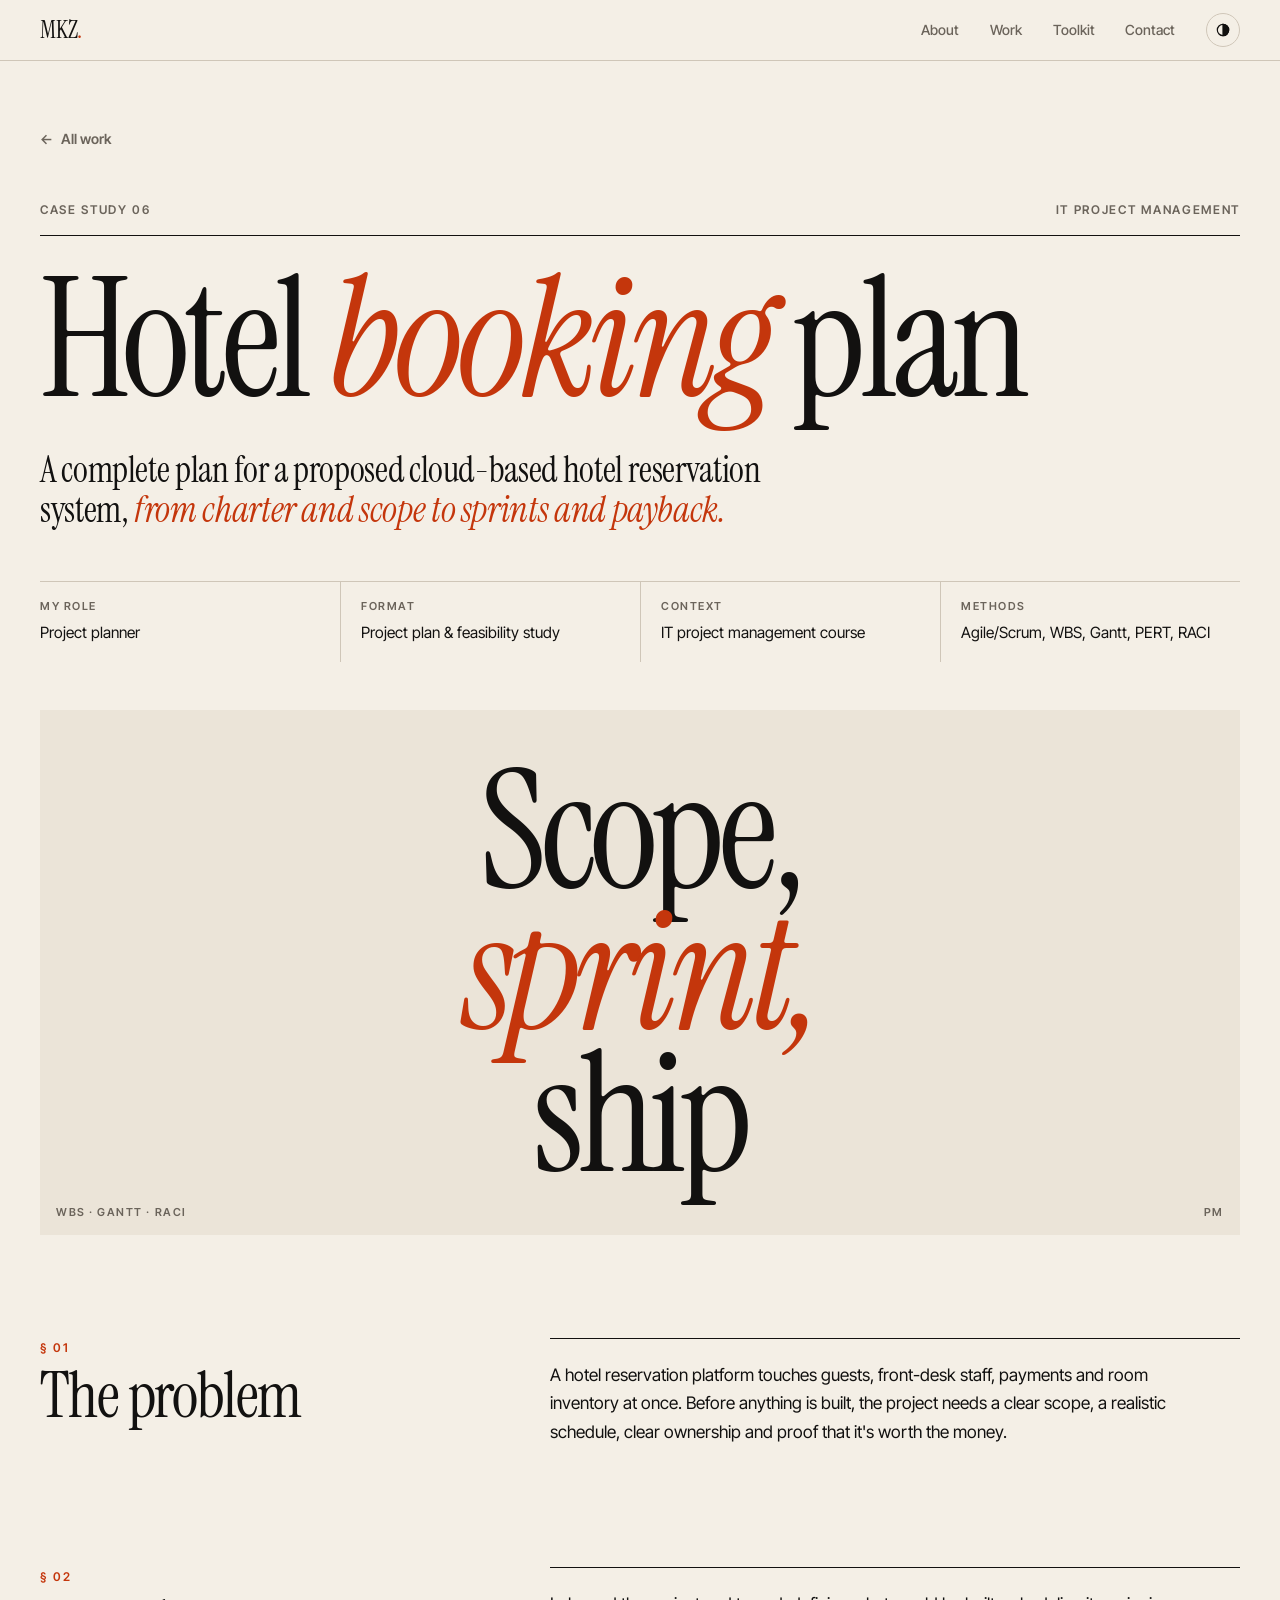
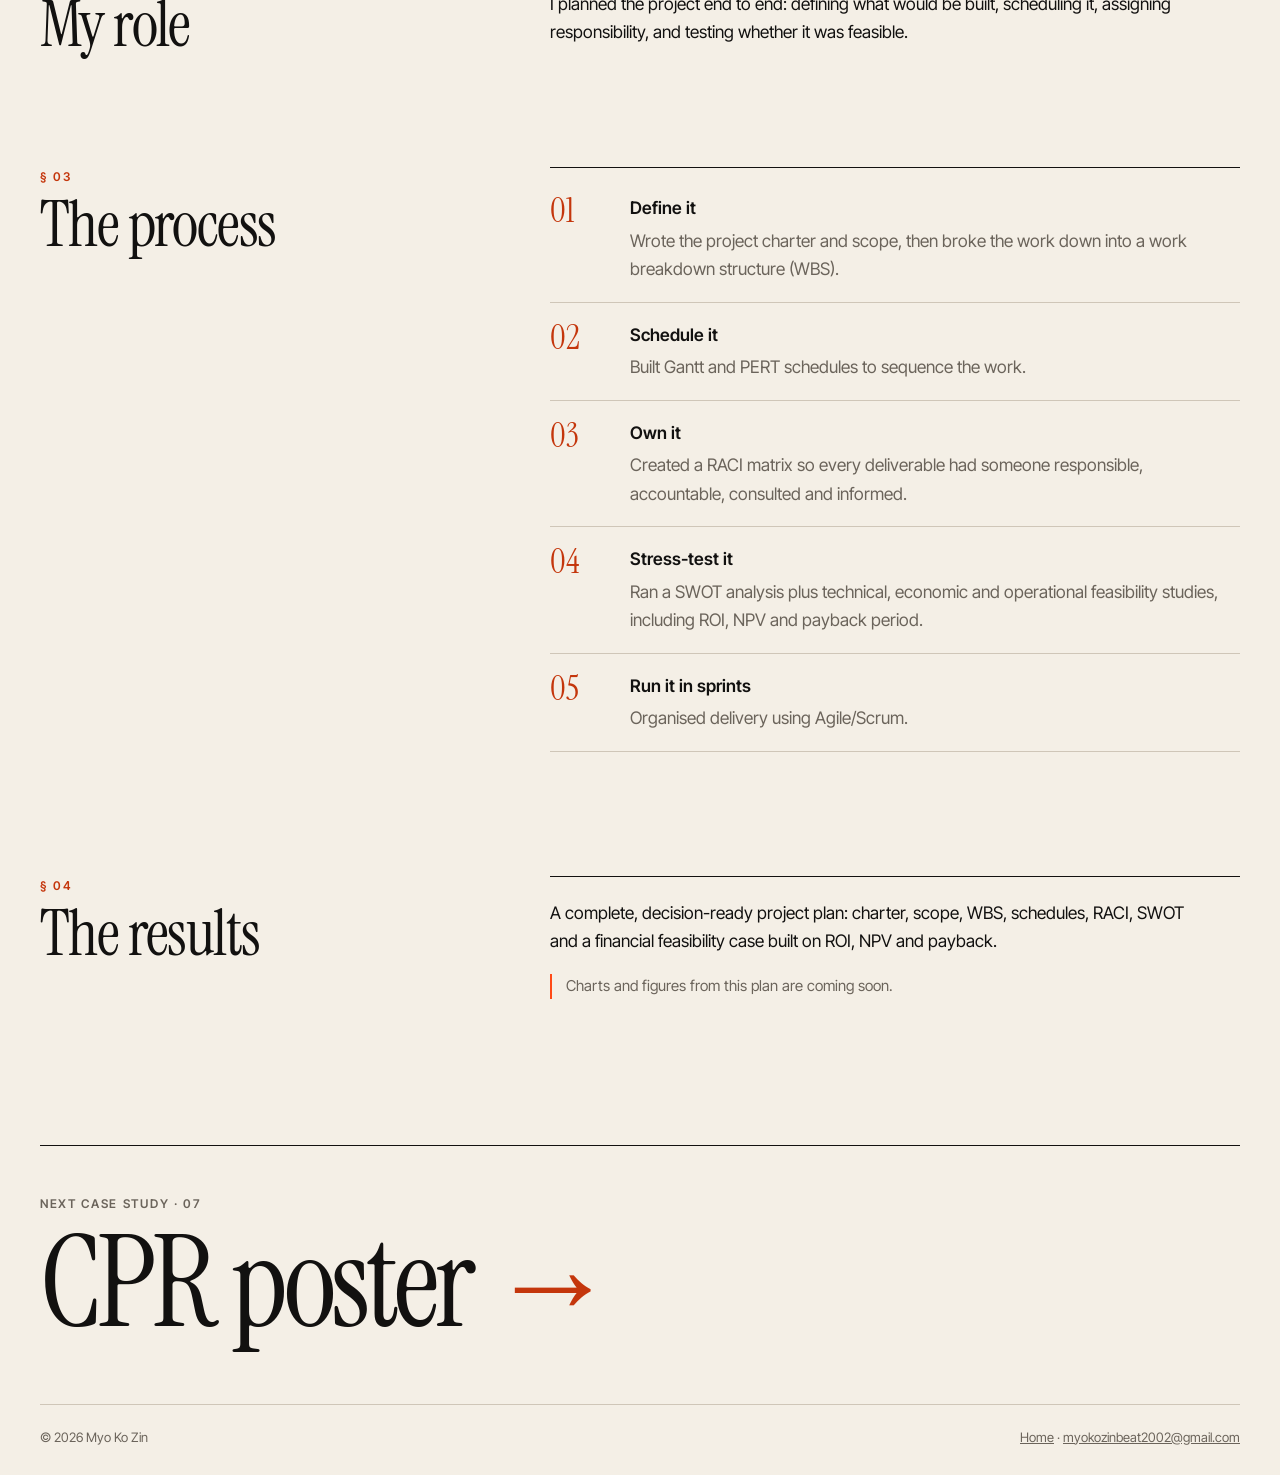
<file: work/hotel-booking-plan.html>
<!doctype html>
<html lang="en">
<head>
<meta charset="utf-8">
<meta name="viewport" content="width=device-width, initial-scale=1, viewport-fit=cover">
<title>Hotel booking platform plan — Case study · Myo Ko Zin</title>
<meta name="description" content="Project management case study: a complete plan and feasibility study for a cloud-based hotel reservation system.">
<meta name="theme-color" content="#f4efe6" media="(prefers-color-scheme: light)">
<meta name="theme-color" content="#121110" media="(prefers-color-scheme: dark)">
<meta property="og:title" content="Hotel booking platform plan — Myo Ko Zin">
<meta property="og:description" content="Project management case study: a complete plan and feasibility study for a cloud-based hotel reservation system.">

<link rel="icon" href="data:image/svg+xml,%3Csvg xmlns='http://www.w3.org/2000/svg' viewBox='0 0 64 64'%3E%3Crect width='64' height='64' fill='%23121110'/%3E%3Ctext x='50%25' y='54%25' dominant-baseline='middle' text-anchor='middle' font-family='Georgia,serif' font-size='40' fill='%23f4efe6'%3EM%3C/text%3E%3Ccircle cx='50' cy='48' r='5' fill='%23ff4a17'/%3E%3C/svg%3E">
<script>
  document.documentElement.classList.add('js');
  try { var t = localStorage.getItem('theme'); if (t) document.documentElement.dataset.theme = t; } catch (e) {}
</script>
<link rel="preconnect" href="https://fonts.googleapis.com">
<link rel="preconnect" href="https://fonts.gstatic.com" crossorigin>
<link rel="stylesheet" href="https://fonts.googleapis.com/css2?family=Instrument+Serif:ital@0;1&family=Inter+Tight:wght@400;500;600&display=swap">
<link rel="stylesheet" href="../assets/css/site.css">
</head>
<body>
<a class="skip" href="#main">Skip to content</a>

<header class="masthead">
  <div class="wrap">
    <a class="mark" href="../" aria-label="Myo Ko Zin, home">MKZ<span>.</span></a>
    <div class="right">
      <nav aria-label="Main">
        <ul>
          <li><a href="../#about">About</a></li>
          <li><a href="../#work">Work</a></li>
          <li class="opt"><a href="../#toolkit">Toolkit</a></li>
          <li><a href="../#contact">Contact</a></li>
        </ul>
      </nav>
      <button class="theme-toggle" type="button" aria-label="Switch colour theme">
        <svg viewBox="0 0 24 24" fill="none" stroke="currentColor" stroke-width="1.8" aria-hidden="true"><circle cx="12" cy="12" r="8.5"/><path d="M12 3.5v17a8.5 8.5 0 0 0 0-17z" fill="currentColor"/></svg>
      </button>
    </div>
  </div>
</header>

<main id="main" class="wrap">
  <article>
    <header class="case-hero">
      <a class="back" href="../#work"><span aria-hidden="true">←</span> All work</a>
      <div class="issue"><span class="kicker">Case study 06</span><span class="kicker">IT project management</span></div>
      <h1>Hotel <em>booking</em> plan</h1>
      <div class="dek"><p>A complete plan for a proposed cloud-based hotel reservation system, <em>from charter and scope to sprints and payback.</em></p></div>
      <dl class="case-facts"><div><dt>My role</dt><dd>Project planner</dd></div><div><dt>Format</dt><dd>Project plan &amp; feasibility study</dd></div><div><dt>Context</dt><dd>IT project management course</dd></div><div><dt>Methods</dt><dd>Agile/Scrum, WBS, Gantt, PERT, RACI</dd></div></dl>
    </header>

    <div class="case-cover"><div class="cover " aria-hidden="true"><span class="word">Scope,<br><em>sprint,</em><br>ship</span><span class="corner"><span>WBS · Gantt · RACI</span><span>PM</span></span></div></div>

    <section class="chapter" aria-labelledby="c1"><header><span class="n">§ 01</span><h2 id="c1">The problem</h2></header><div class="body prose reveal">
<p>A hotel reservation platform touches guests, front-desk staff, payments and room inventory at once. Before anything is built, the project needs a clear scope, a realistic schedule, clear ownership and proof that it's worth the money.</p></div></section><section class="chapter" aria-labelledby="c2"><header><span class="n">§ 02</span><h2 id="c2">My role</h2></header><div class="body prose reveal">
<p>I planned the project end to end: defining what would be built, scheduling it, assigning responsibility, and testing whether it was feasible.</p></div></section><section class="chapter" aria-labelledby="c3"><header><span class="n">§ 03</span><h2 id="c3">The process</h2></header><div class="body prose reveal">
<ol class="steps"><li><div><b>Define it</b><p>Wrote the project charter and scope, then broke the work down into a work breakdown structure (WBS).</p></div></li><li><div><b>Schedule it</b><p>Built Gantt and PERT schedules to sequence the work.</p></div></li><li><div><b>Own it</b><p>Created a RACI matrix so every deliverable had someone responsible, accountable, consulted and informed.</p></div></li><li><div><b>Stress-test it</b><p>Ran a SWOT analysis plus technical, economic and operational feasibility studies, including ROI, NPV and payback period.</p></div></li><li><div><b>Run it in sprints</b><p>Organised delivery using Agile/Scrum.</p></div></li></ol></div></section><section class="chapter" aria-labelledby="c4"><header><span class="n">§ 04</span><h2 id="c4">The results</h2></header><div class="body prose reveal">
<p>A complete, decision-ready project plan: charter, scope, WBS, schedules, RACI, SWOT and a financial feasibility case built on ROI, NPV and payback.</p>
<p class="note">Charts and figures from this plan are coming soon.</p></div></section>

    
  </article>

  <a class="next" href="cpr-poster.html">
    <span class="kicker">Next case study · 07</span>
    <b><span class="u">CPR poster</span> <span class="arrow" aria-hidden="true">→</span></b>
  </a>
</main>

<div class="wrap">
  <footer class="colophon">
    <span>© <span id="year">2026</span> Myo Ko Zin</span>
    <span><a href="../">Home</a> · <a href="mailto:myokozinbeat2002@gmail.com">myokozinbeat2002@gmail.com</a></span>
  </footer>
</div>

<script src="../assets/js/site.js" defer></script>
</body>
</html>
</file>
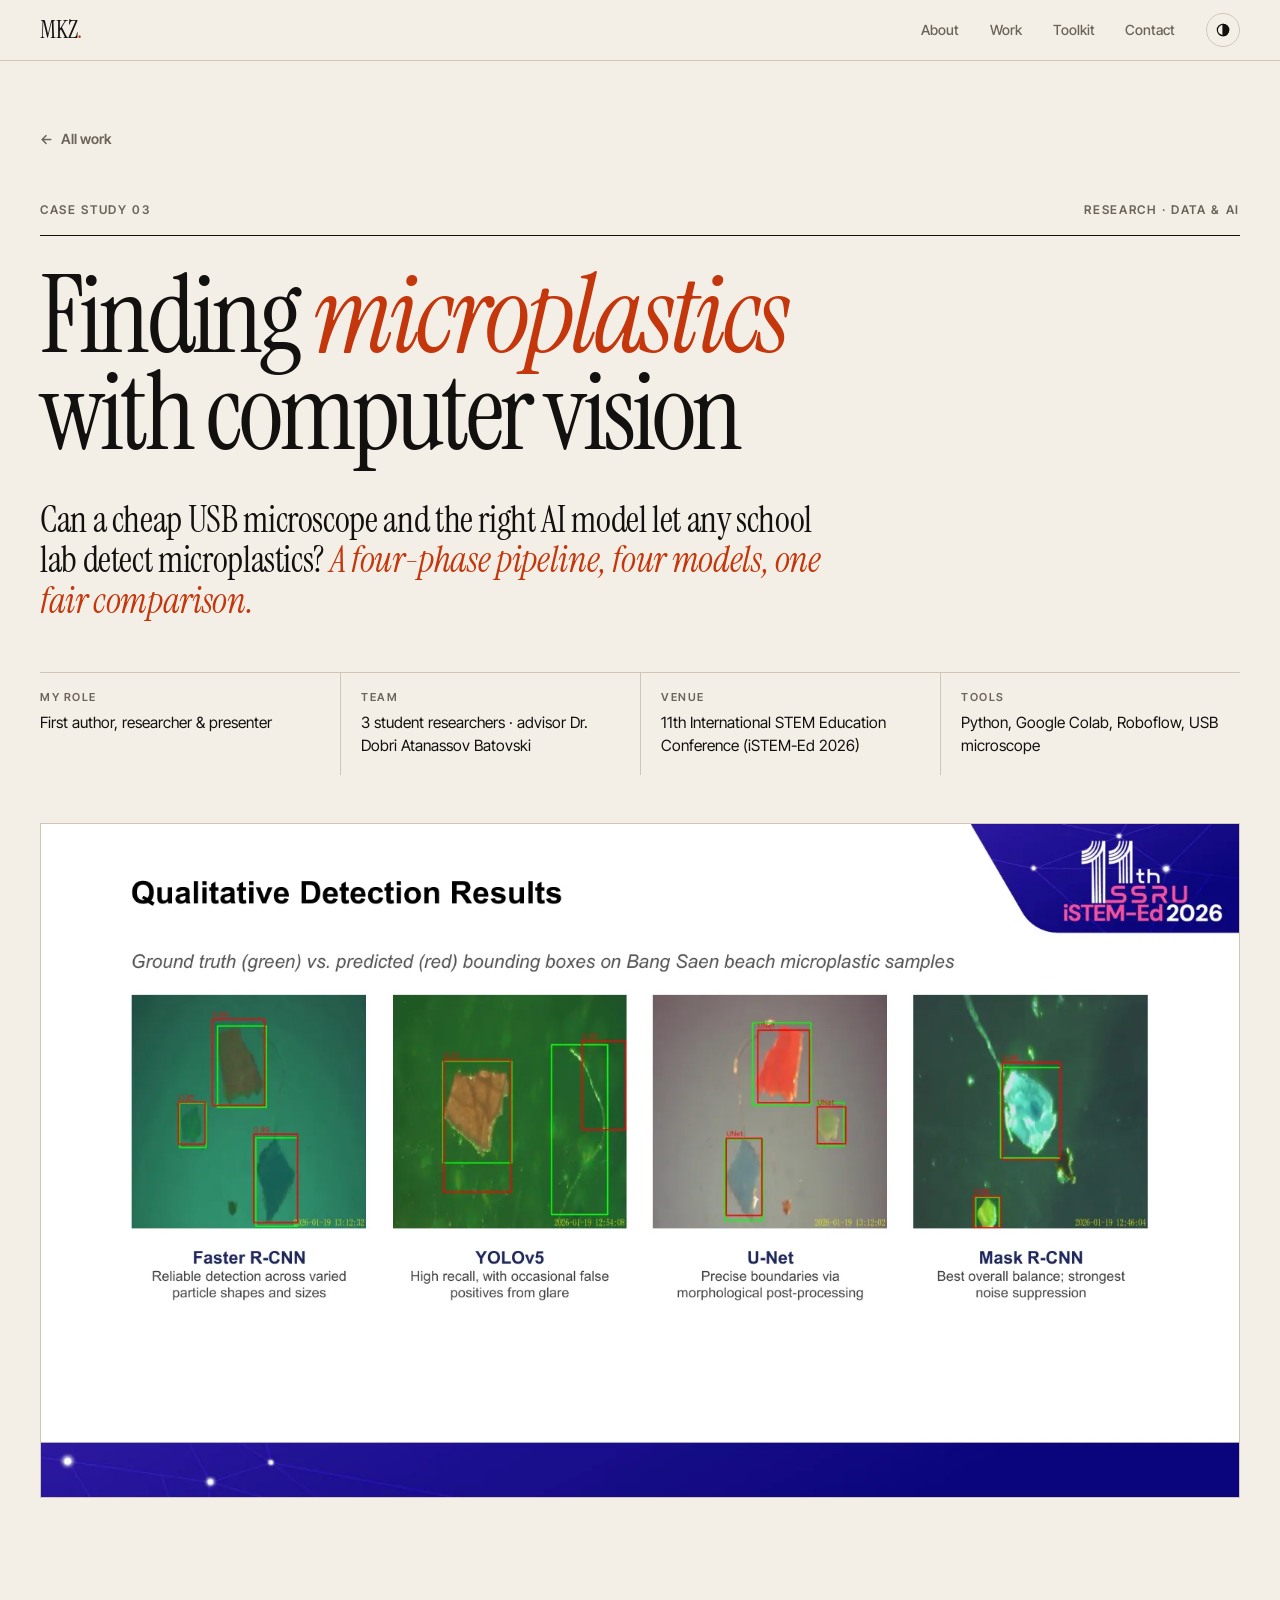
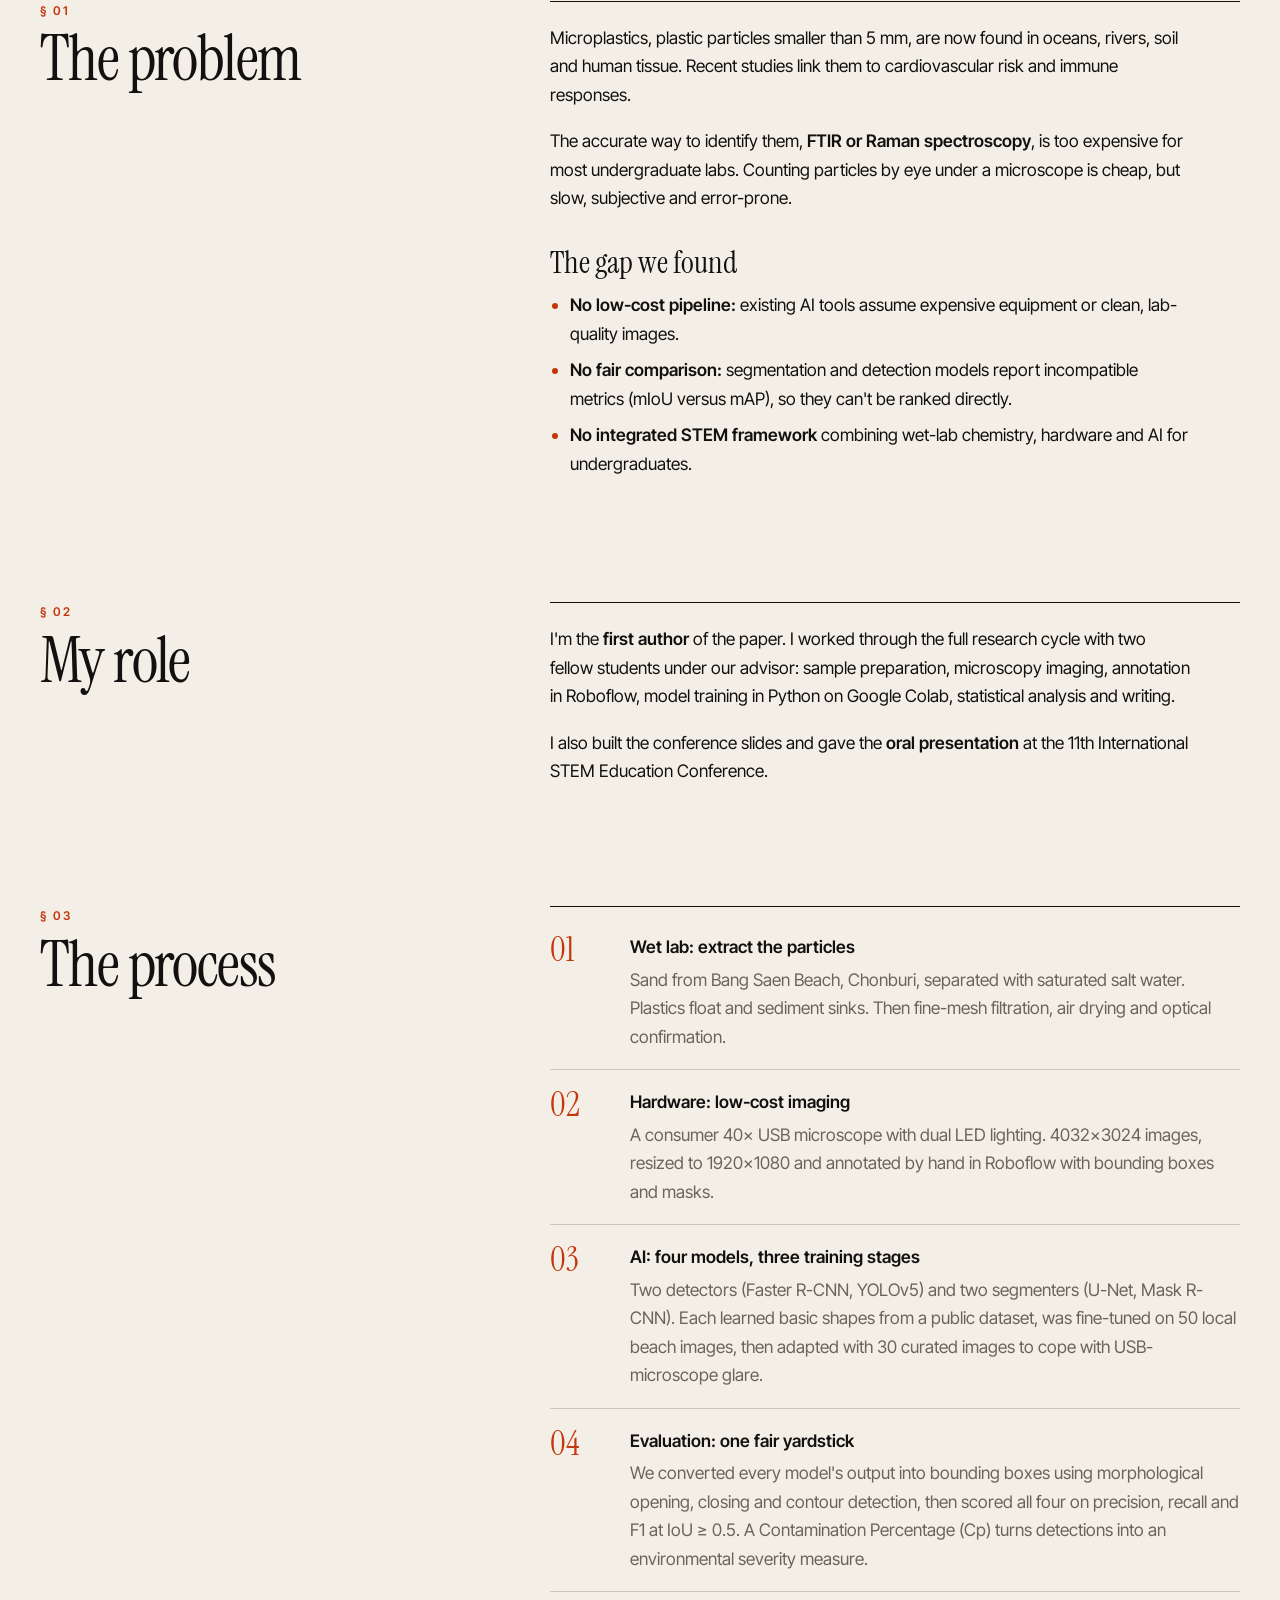
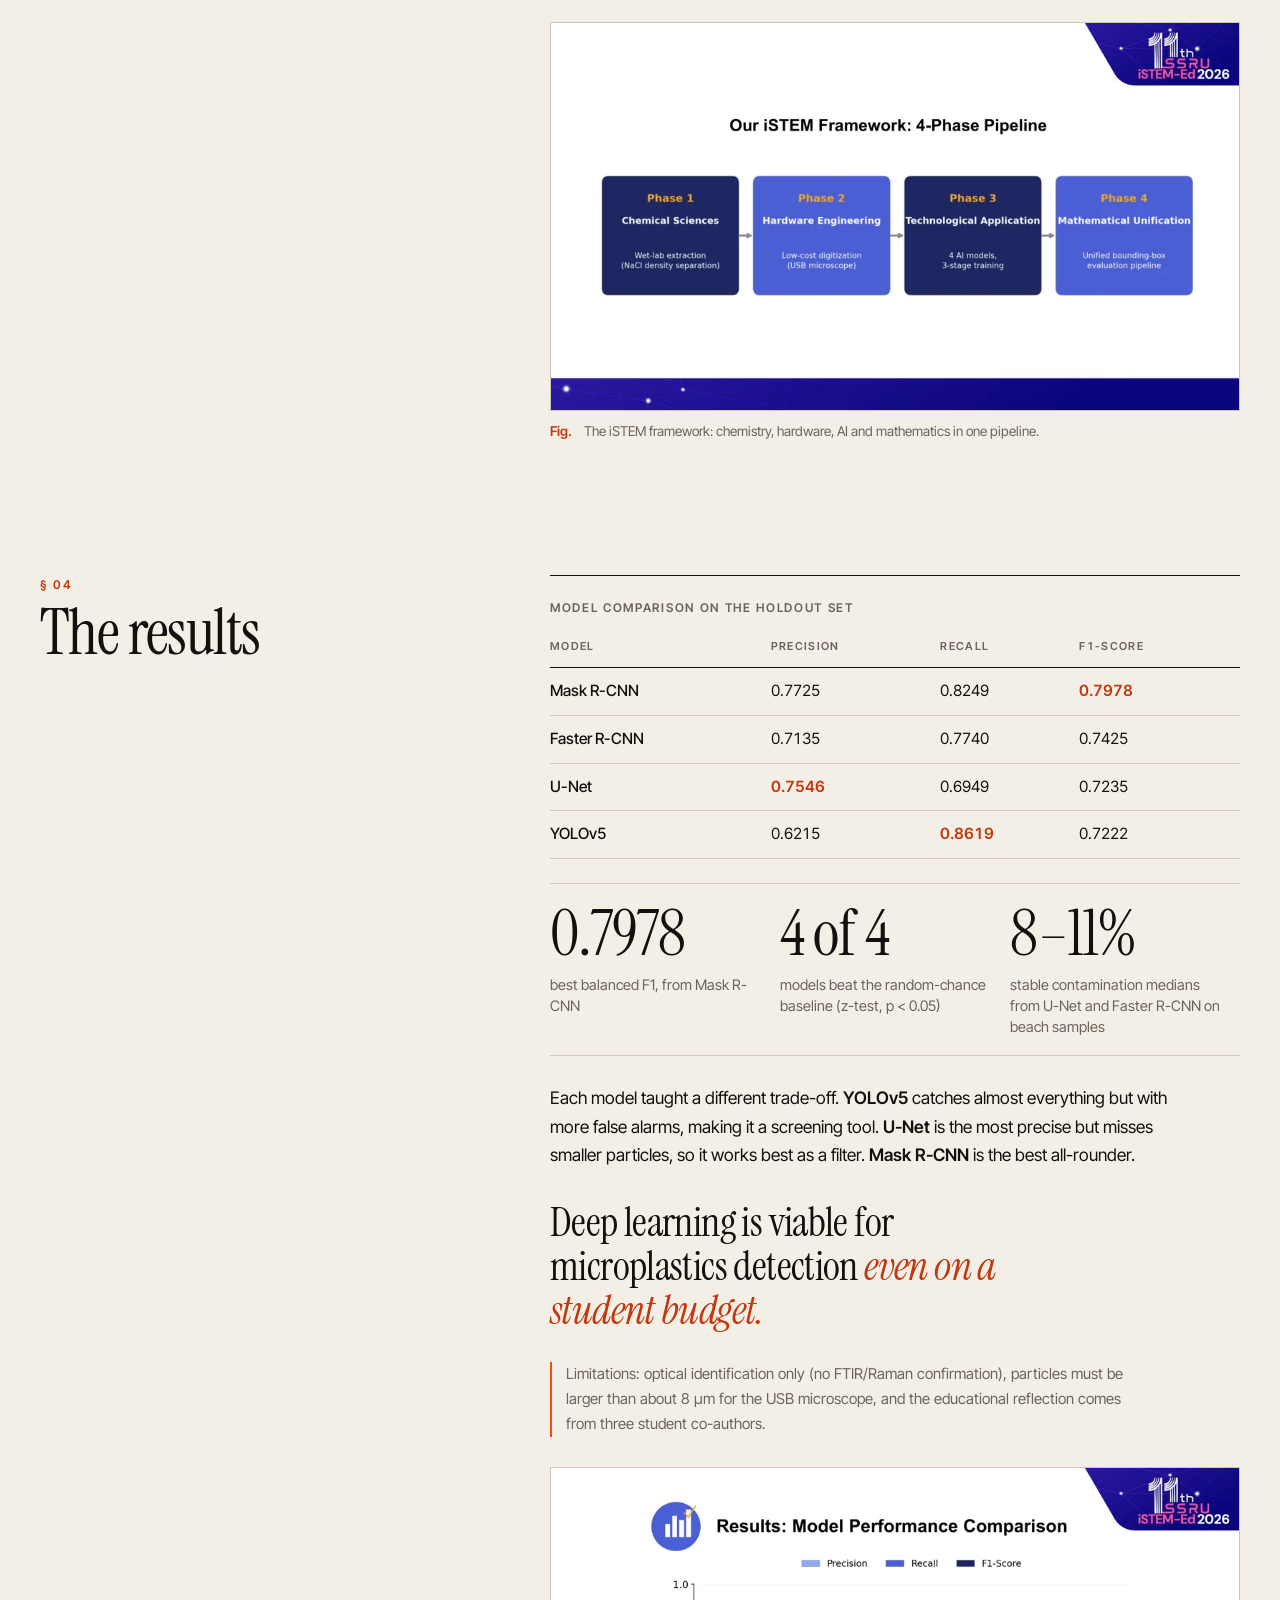
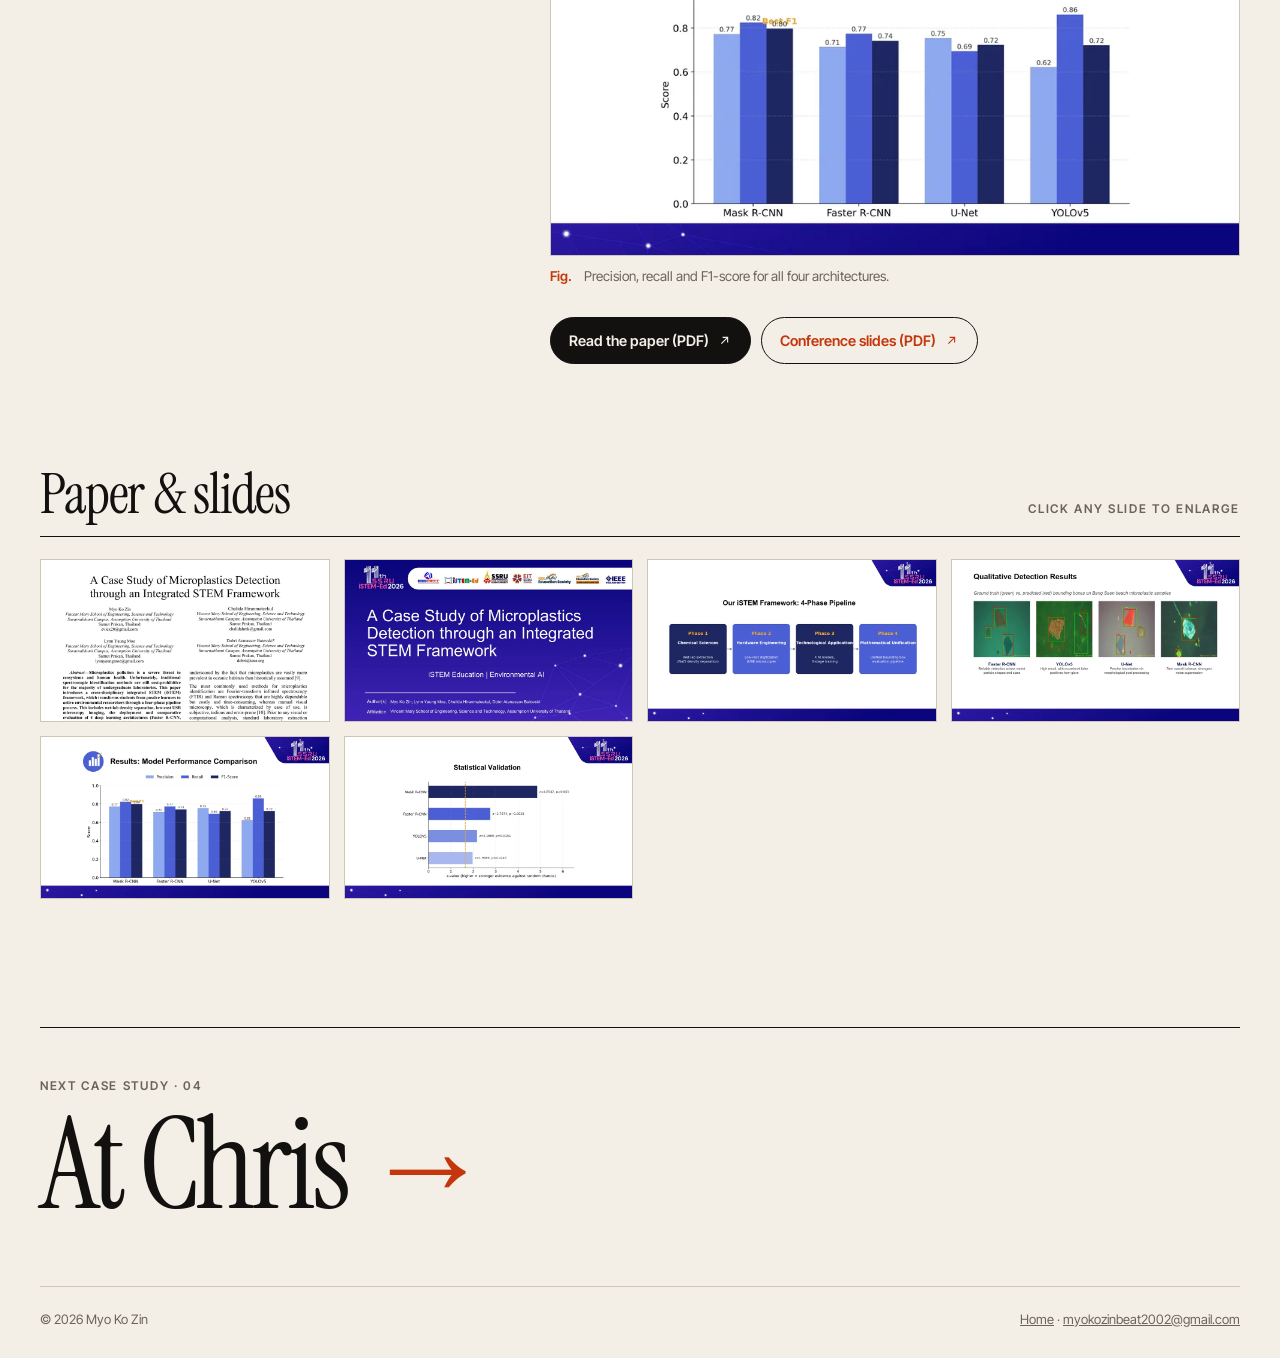
<file: work/microplastics.html>
<!doctype html>
<html lang="en">
<head>
<meta charset="utf-8">
<meta name="viewport" content="width=device-width, initial-scale=1, viewport-fit=cover">
<title>Microplastics detection — Case study · Myo Ko Zin</title>
<meta name="description" content="Research case study: comparing four deep learning models for low-cost microplastics detection, presented at iSTEM-Ed 2026.">
<meta name="theme-color" content="#f4efe6" media="(prefers-color-scheme: light)">
<meta name="theme-color" content="#121110" media="(prefers-color-scheme: dark)">
<meta property="og:title" content="Microplastics detection — Myo Ko Zin">
<meta property="og:description" content="Research case study: comparing four deep learning models for low-cost microplastics detection, presented at iSTEM-Ed 2026.">
<meta property="og:image" content="../images/web/research-04-detection-results-1600.webp">
<link rel="icon" href="data:image/svg+xml,%3Csvg xmlns='http://www.w3.org/2000/svg' viewBox='0 0 64 64'%3E%3Crect width='64' height='64' fill='%23121110'/%3E%3Ctext x='50%25' y='54%25' dominant-baseline='middle' text-anchor='middle' font-family='Georgia,serif' font-size='40' fill='%23f4efe6'%3EM%3C/text%3E%3Ccircle cx='50' cy='48' r='5' fill='%23ff4a17'/%3E%3C/svg%3E">
<script>
  document.documentElement.classList.add('js');
  try { var t = localStorage.getItem('theme'); if (t) document.documentElement.dataset.theme = t; } catch (e) {}
</script>
<link rel="preconnect" href="https://fonts.googleapis.com">
<link rel="preconnect" href="https://fonts.gstatic.com" crossorigin>
<link rel="stylesheet" href="https://fonts.googleapis.com/css2?family=Instrument+Serif:ital@0;1&family=Inter+Tight:wght@400;500;600&display=swap">
<link rel="stylesheet" href="../assets/css/site.css">
</head>
<body>
<a class="skip" href="#main">Skip to content</a>

<header class="masthead">
  <div class="wrap">
    <a class="mark" href="../" aria-label="Myo Ko Zin, home">MKZ<span>.</span></a>
    <div class="right">
      <nav aria-label="Main">
        <ul>
          <li><a href="../#about">About</a></li>
          <li><a href="../#work">Work</a></li>
          <li class="opt"><a href="../#toolkit">Toolkit</a></li>
          <li><a href="../#contact">Contact</a></li>
        </ul>
      </nav>
      <button class="theme-toggle" type="button" aria-label="Switch colour theme">
        <svg viewBox="0 0 24 24" fill="none" stroke="currentColor" stroke-width="1.8" aria-hidden="true"><circle cx="12" cy="12" r="8.5"/><path d="M12 3.5v17a8.5 8.5 0 0 0 0-17z" fill="currentColor"/></svg>
      </button>
    </div>
  </div>
</header>

<main id="main" class="wrap">
  <article>
    <header class="case-hero">
      <a class="back" href="../#work"><span aria-hidden="true">←</span> All work</a>
      <div class="issue"><span class="kicker">Case study 03</span><span class="kicker">Research · Data &amp; AI</span></div>
      <h1 class="long">Finding <em>microplastics</em> with computer vision</h1>
      <div class="dek"><p>Can a cheap USB microscope and the right AI model let any school lab detect microplastics? <em>A four-phase pipeline, four models, one fair comparison.</em></p></div>
      <dl class="case-facts"><div><dt>My role</dt><dd>First author, researcher &amp; presenter</dd></div><div><dt>Team</dt><dd>3 student researchers · advisor Dr. Dobri Atanassov Batovski</dd></div><div><dt>Venue</dt><dd>11th International STEM Education Conference (iSTEM-Ed 2026)</dd></div><div><dt>Tools</dt><dd>Python, Google Colab, Roboflow, USB microscope</dd></div></dl>
    </header>

    <div class="case-cover"><button class="frame zoom" type="button" data-full="../images/web/research-04-detection-results-1600.webp" aria-label="Enlarge: Detection results: four models drawing boxes around microplastic particles in microscope images"><img src="../images/web/research-04-detection-results-1600.webp" srcset="../images/web/research-04-detection-results-960.webp 960w, ../images/web/research-04-detection-results-1600.webp 1600w" sizes="(min-width: 1360px) 1280px, 94vw" width="1600" height="900" alt="Detection results: four models drawing boxes around microplastic particles in microscope images" fetchpriority="high"></button></div>

    <section class="chapter" aria-labelledby="c1"><header><span class="n">§ 01</span><h2 id="c1">The problem</h2></header><div class="body prose reveal">
<p>Microplastics, plastic particles smaller than 5 mm, are now found in oceans, rivers, soil and human tissue. Recent studies link them to cardiovascular risk and immune responses.</p>
<p>The accurate way to identify them, <strong>FTIR or Raman spectroscopy</strong>, is too expensive for most undergraduate labs. Counting particles by eye under a microscope is cheap, but slow, subjective and error-prone.</p>
<h3>The gap we found</h3>
<ul>
<li><strong>No low-cost pipeline:</strong> existing AI tools assume expensive equipment or clean, lab-quality images.</li>
<li><strong>No fair comparison:</strong> segmentation and detection models report incompatible metrics (mIoU versus mAP), so they can't be ranked directly.</li>
<li><strong>No integrated STEM framework</strong> combining wet-lab chemistry, hardware and AI for undergraduates.</li>
</ul></div></section><section class="chapter" aria-labelledby="c2"><header><span class="n">§ 02</span><h2 id="c2">My role</h2></header><div class="body prose reveal">
<p>I'm the <strong>first author</strong> of the paper. I worked through the full research cycle with two fellow students under our advisor: sample preparation, microscopy imaging, annotation in Roboflow, model training in Python on Google Colab, statistical analysis and writing.</p>
<p>I also built the conference slides and gave the <strong>oral presentation</strong> at the 11th International STEM Education Conference.</p></div></section><section class="chapter" aria-labelledby="c3"><header><span class="n">§ 03</span><h2 id="c3">The process</h2></header><div class="body prose reveal">
<ol class="steps"><li><div><b>Wet lab: extract the particles</b><p>Sand from Bang Saen Beach, Chonburi, separated with saturated salt water. Plastics float and sediment sinks. Then fine-mesh filtration, air drying and optical confirmation.</p></div></li><li><div><b>Hardware: low-cost imaging</b><p>A consumer 40× USB microscope with dual LED lighting. 4032×3024 images, resized to 1920×1080 and annotated by hand in Roboflow with bounding boxes and masks.</p></div></li><li><div><b>AI: four models, three training stages</b><p>Two detectors (Faster R-CNN, YOLOv5) and two segmenters (U-Net, Mask R-CNN). Each learned basic shapes from a public dataset, was fine-tuned on 50 local beach images, then adapted with 30 curated images to cope with USB-microscope glare.</p></div></li><li><div><b>Evaluation: one fair yardstick</b><p>We converted every model's output into bounding boxes using morphological opening, closing and contour detection, then scored all four on precision, recall and F1 at IoU ≥ 0.5. A Contamination Percentage (Cp) turns detections into an environmental severity measure.</p></div></li></ol>
<figure class="fig reveal"><button class="zoom" type="button" data-full="../images/web/research-03-framework-pipeline-1600.webp" aria-label="Enlarge: The four-phase iSTEM framework pipeline"><img src="../images/web/research-03-framework-pipeline-1600.webp" srcset="../images/web/research-03-framework-pipeline-960.webp 960w, ../images/web/research-03-framework-pipeline-1600.webp 1600w" sizes="(min-width: 900px) 58vw, 94vw" width="1600" height="900" alt="The four-phase iSTEM framework pipeline" loading="lazy"></button><figcaption><b>Fig.</b><span>The iSTEM framework: chemistry, hardware, AI and mathematics in one pipeline.</span></figcaption></figure></div></section><section class="chapter" aria-labelledby="c4"><header><span class="n">§ 04</span><h2 id="c4">The results</h2></header><div class="body prose reveal">
<div class="table-wrap"><table class="data">
<caption class="kicker" style="text-align:left;caption-side:top;padding-bottom:10px">Model comparison on the holdout set</caption>
<thead><tr><th scope="col">Model</th><th scope="col">Precision</th><th scope="col">Recall</th><th scope="col">F1-score</th></tr></thead>
<tbody>
<tr><th scope="row">Mask R-CNN</th><td>0.7725</td><td>0.8249</td><td class="best">0.7978</td></tr>
<tr><th scope="row">Faster R-CNN</th><td>0.7135</td><td>0.7740</td><td>0.7425</td></tr>
<tr><th scope="row">U-Net</th><td class="best">0.7546</td><td>0.6949</td><td>0.7235</td></tr>
<tr><th scope="row">YOLOv5</th><td>0.6215</td><td class="best">0.8619</td><td>0.7222</td></tr>
</tbody></table></div>
<div class="stats"><div><b>0.7978</b><span>best balanced F1, from Mask R-CNN</span></div><div><b>4 of 4</b><span>models beat the random-chance baseline (z-test, p &lt; 0.05)</span></div><div><b>8–11%</b><span>stable contamination medians from U-Net and Faster R-CNN on beach samples</span></div></div>
<p>Each model taught a different trade-off. <strong>YOLOv5</strong> catches almost everything but with more false alarms, making it a screening tool. <strong>U-Net</strong> is the most precise but misses smaller particles, so it works best as a filter. <strong>Mask R-CNN</strong> is the best all-rounder.</p>
<blockquote class="pull">Deep learning is viable for microplastics detection <em>even on a student budget.</em></blockquote>
<p class="note">Limitations: optical identification only (no FTIR/Raman confirmation), particles must be larger than about 8 µm for the USB microscope, and the educational reflection comes from three student co-authors.</p>
<figure class="fig reveal"><button class="zoom" type="button" data-full="../images/web/research-05-model-comparison-1600.webp" aria-label="Enlarge: Grouped bar chart of precision, recall and F1-score for each model"><img src="../images/web/research-05-model-comparison-1600.webp" srcset="../images/web/research-05-model-comparison-960.webp 960w, ../images/web/research-05-model-comparison-1600.webp 1600w" sizes="(min-width: 900px) 58vw, 94vw" width="1600" height="900" alt="Grouped bar chart of precision, recall and F1-score for each model" loading="lazy"></button><figcaption><b>Fig.</b><span>Precision, recall and F1-score for all four architectures.</span></figcaption></figure>
<div class="downloads"><a class="pill solid" href="../files/P07726.pdf" target="_blank" rel="noopener">Read the paper (PDF) <svg viewBox="0 0 24 24" width="15" height="15" fill="none" stroke="currentColor" stroke-width="1.8" aria-hidden="true"><path d="M7 17 17 7M9 7h8v8"/></svg></a><a class="pill" href="../files/P07726_Myo_Ko_Zin.pdf" target="_blank" rel="noopener">Conference slides (PDF) <svg viewBox="0 0 24 24" width="15" height="15" fill="none" stroke="currentColor" stroke-width="1.8" aria-hidden="true"><path d="M7 17 17 7M9 7h8v8"/></svg></a></div></div></section>

    <section class="deck reveal" aria-labelledby="deck-h"><div class="deck-head"><h2 id="deck-h">Paper &amp; slides</h2><span class="kicker">Click any slide to enlarge</span></div><div class="deck-grid"><button class="zoom" type="button" data-full="../images/web/research-01-paper-first-page-1600.webp" aria-label="Enlarge: Paper, first page: title and abstract"><img src="../images/web/research-01-paper-first-page-960.webp" width="960" height="1359" loading="lazy" alt="Paper, first page: title and abstract"></button><button class="zoom" type="button" data-full="../images/web/research-02-title-slide-1600.webp" aria-label="Enlarge: Conference title slide"><img src="../images/web/research-02-title-slide-960.webp" width="960" height="540" loading="lazy" alt="Conference title slide"></button><button class="zoom" type="button" data-full="../images/web/research-03-framework-pipeline-1600.webp" aria-label="Enlarge: Four-phase framework"><img src="../images/web/research-03-framework-pipeline-960.webp" width="960" height="540" loading="lazy" alt="Four-phase framework"></button><button class="zoom" type="button" data-full="../images/web/research-04-detection-results-1600.webp" aria-label="Enlarge: Qualitative detection results"><img src="../images/web/research-04-detection-results-960.webp" width="960" height="540" loading="lazy" alt="Qualitative detection results"></button><button class="zoom" type="button" data-full="../images/web/research-05-model-comparison-1600.webp" aria-label="Enlarge: Model performance comparison"><img src="../images/web/research-05-model-comparison-960.webp" width="960" height="540" loading="lazy" alt="Model performance comparison"></button><button class="zoom" type="button" data-full="../images/web/research-06-statistical-validation-1600.webp" aria-label="Enlarge: Statistical validation"><img src="../images/web/research-06-statistical-validation-960.webp" width="960" height="540" loading="lazy" alt="Statistical validation"></button></div></section>
  </article>

  <a class="next" href="at-chris.html">
    <span class="kicker">Next case study · 04</span>
    <b><span class="u">At Chris</span> <span class="arrow" aria-hidden="true">→</span></b>
  </a>
</main>

<div class="wrap">
  <footer class="colophon">
    <span>© <span id="year">2026</span> Myo Ko Zin</span>
    <span><a href="../">Home</a> · <a href="mailto:myokozinbeat2002@gmail.com">myokozinbeat2002@gmail.com</a></span>
  </footer>
</div>

<script src="../assets/js/site.js" defer></script>
</body>
</html>
</file>
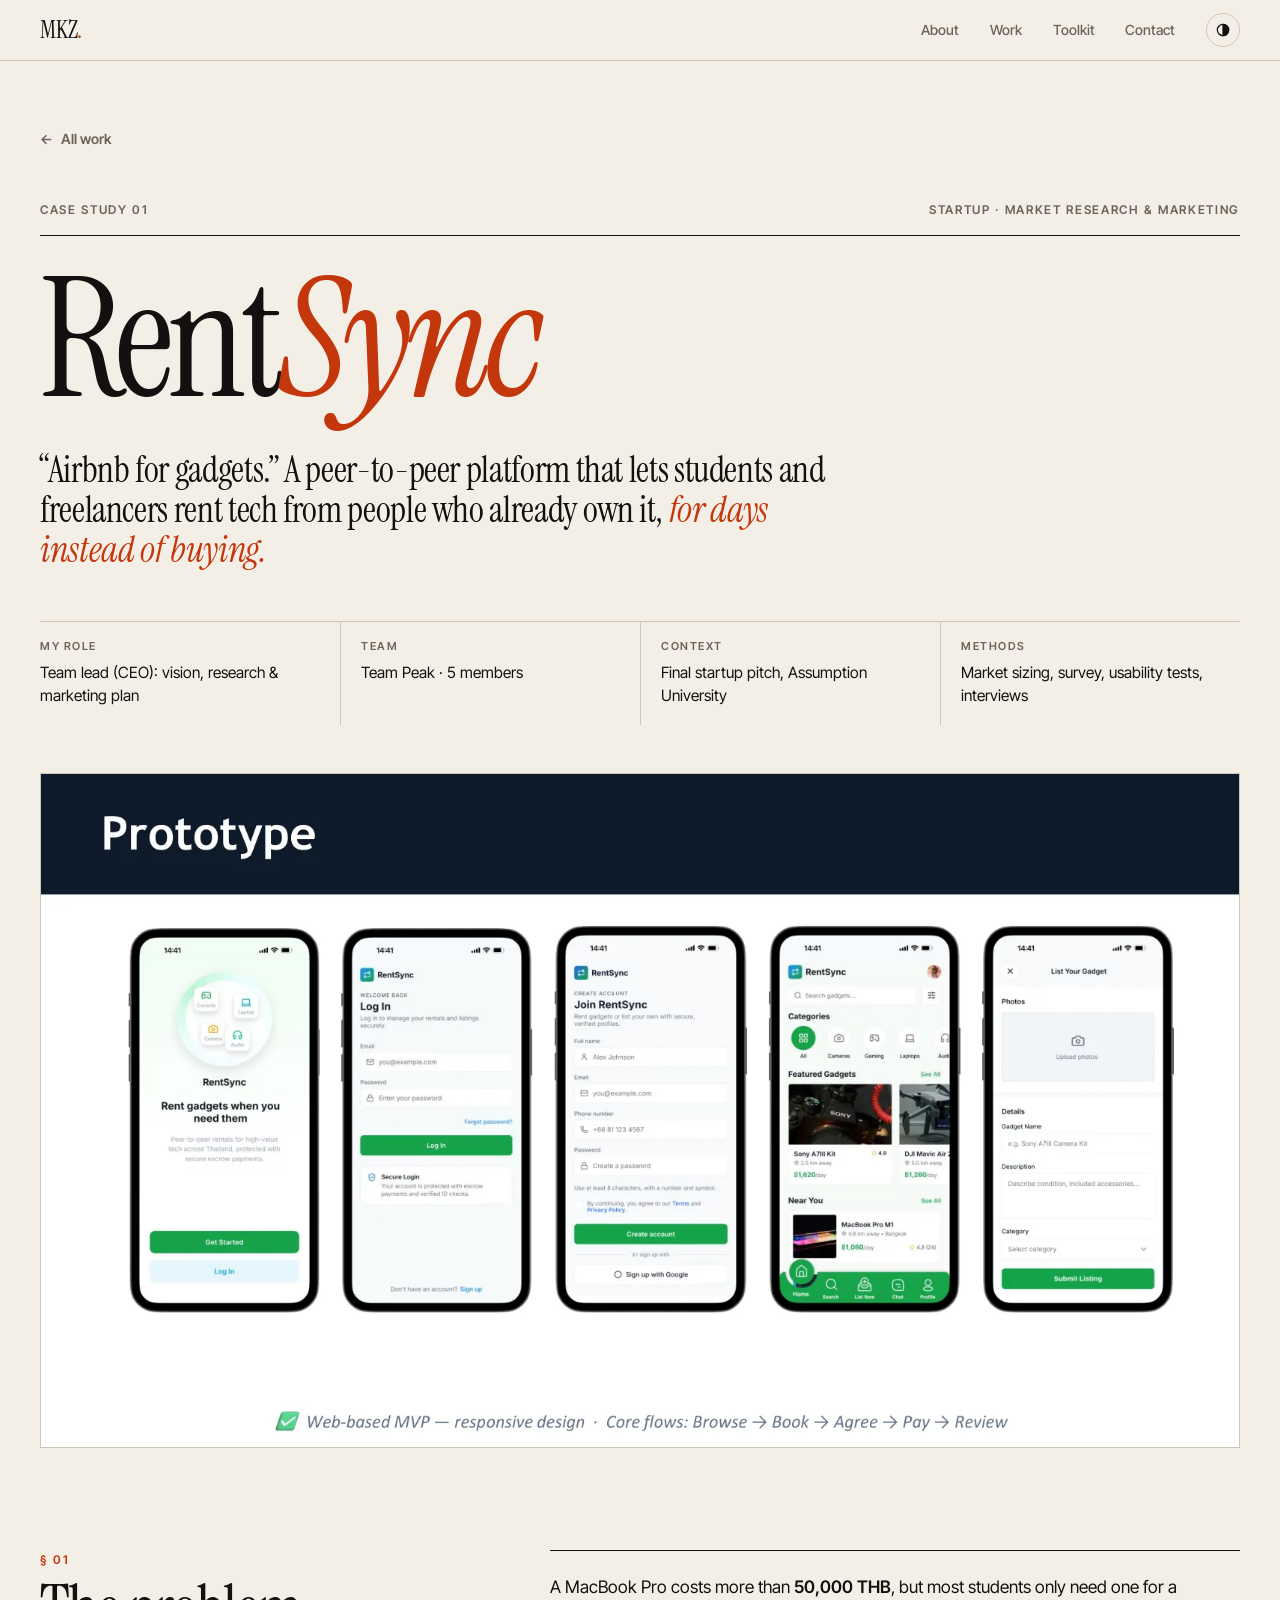
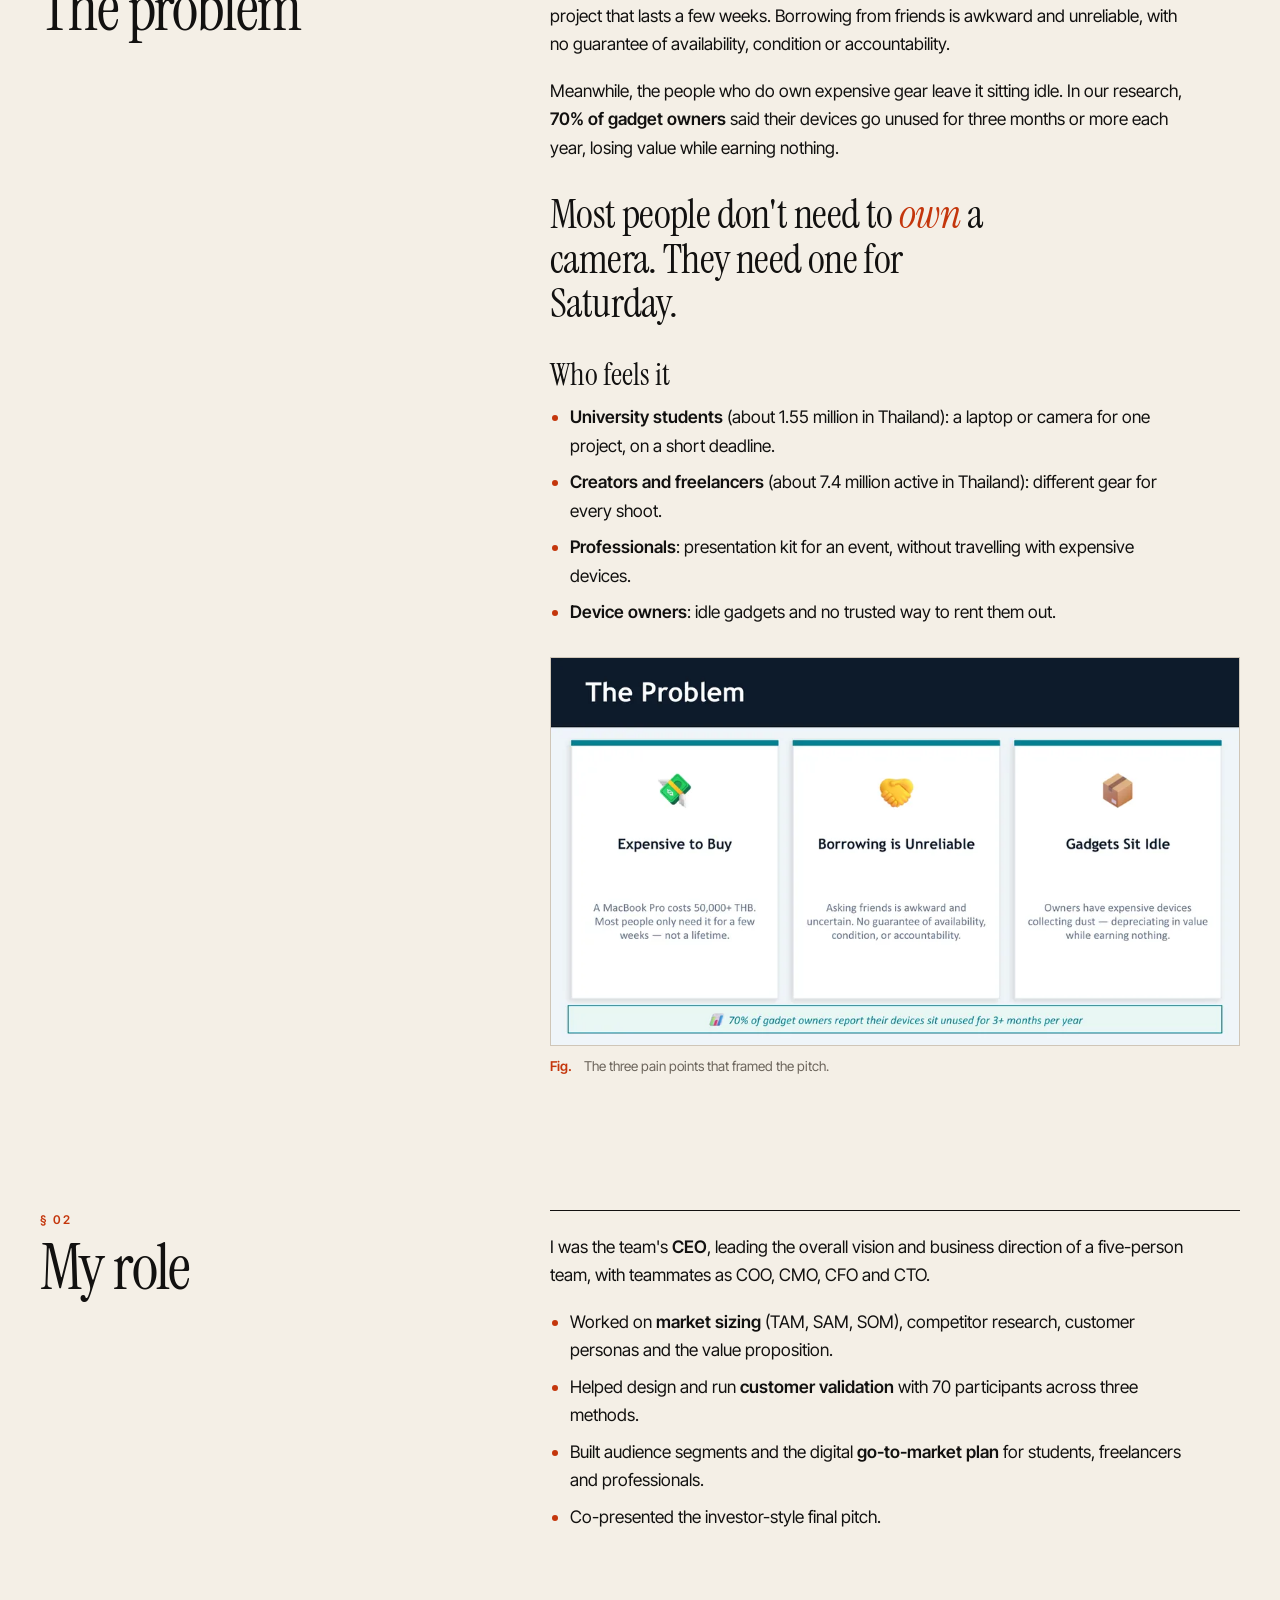
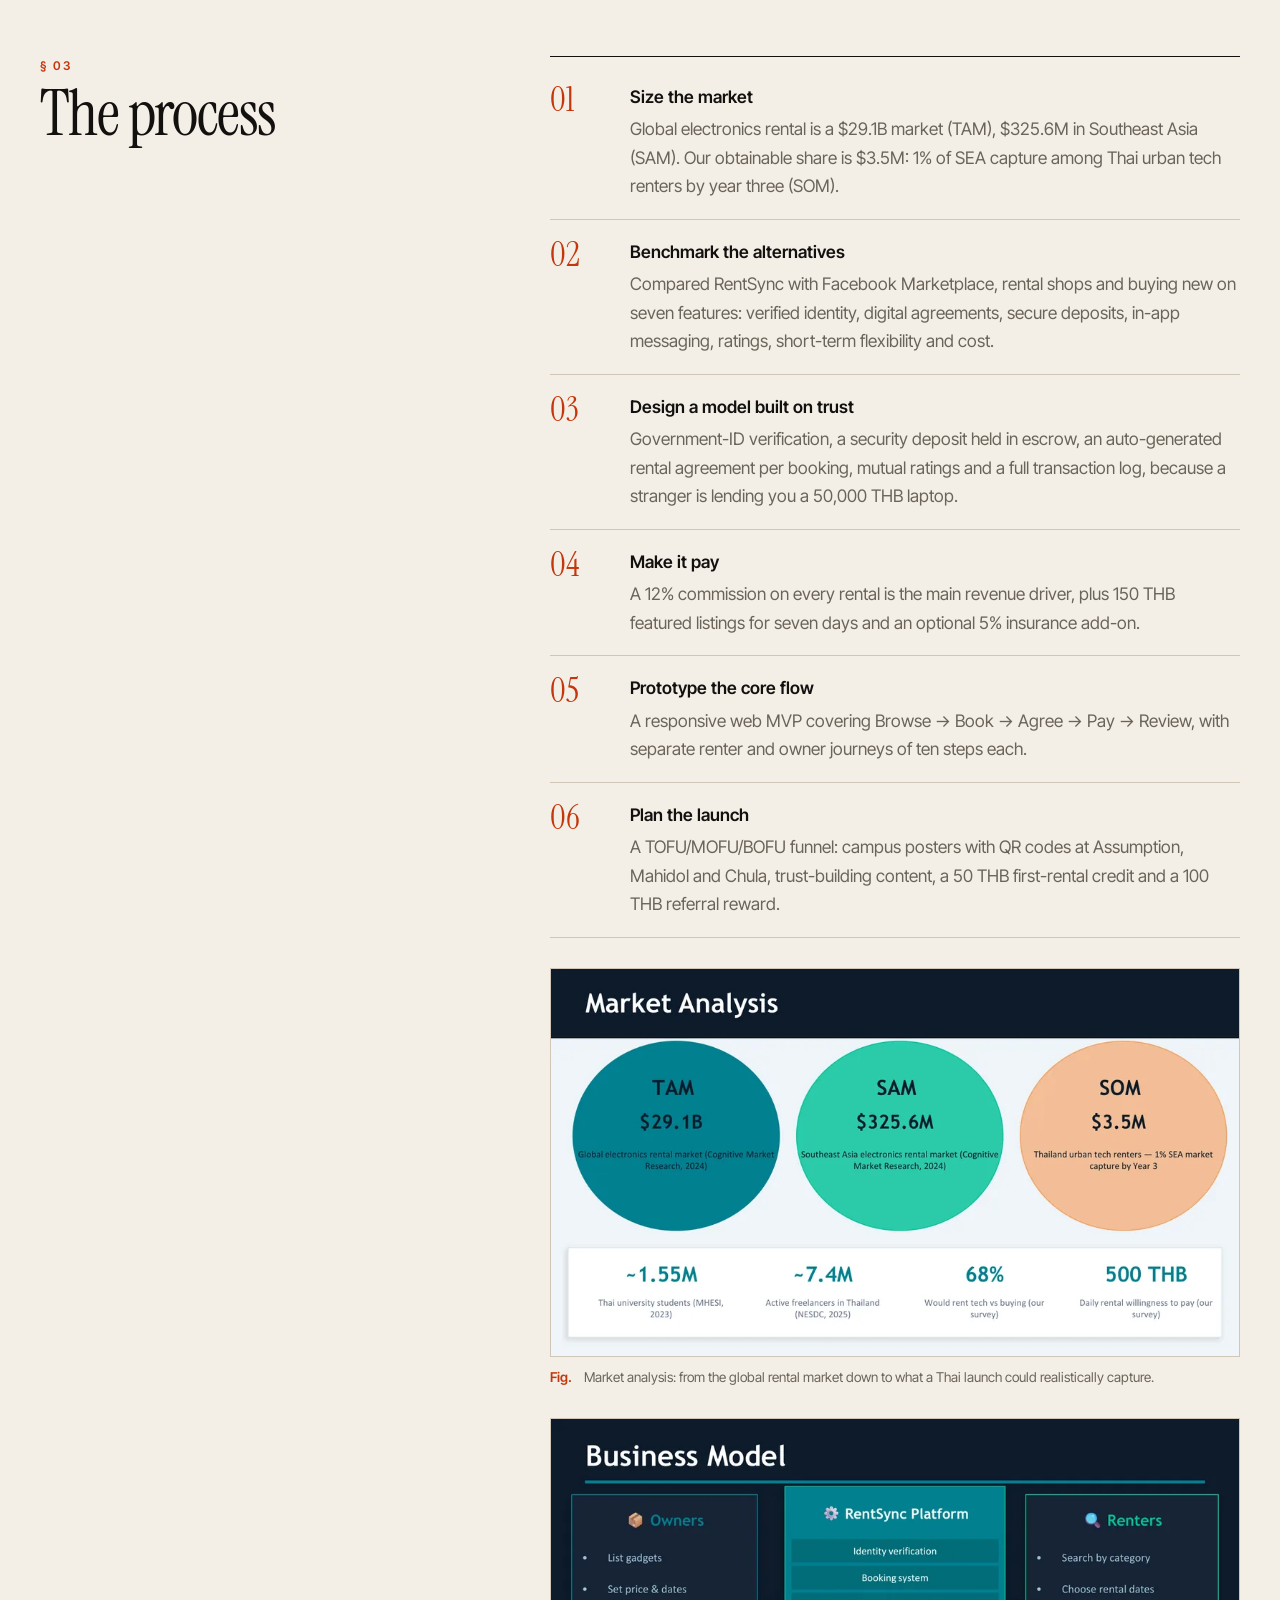
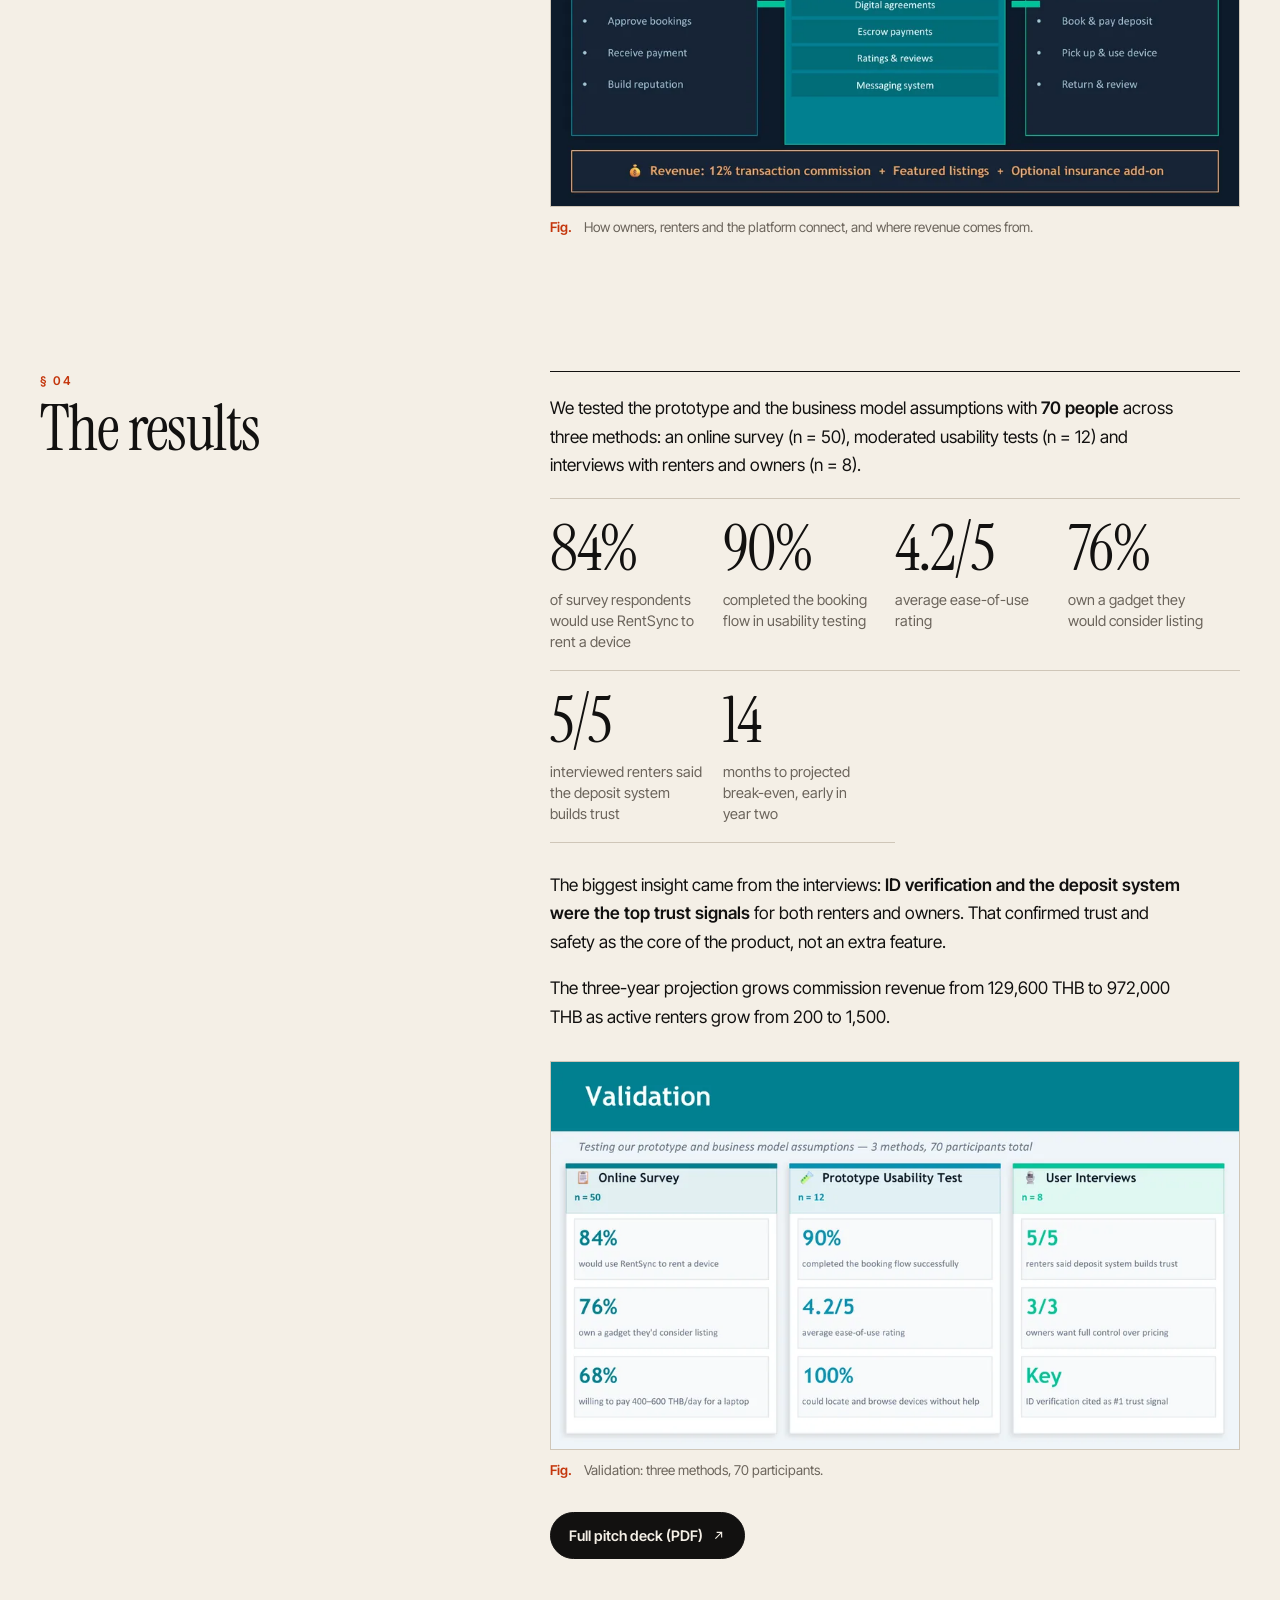
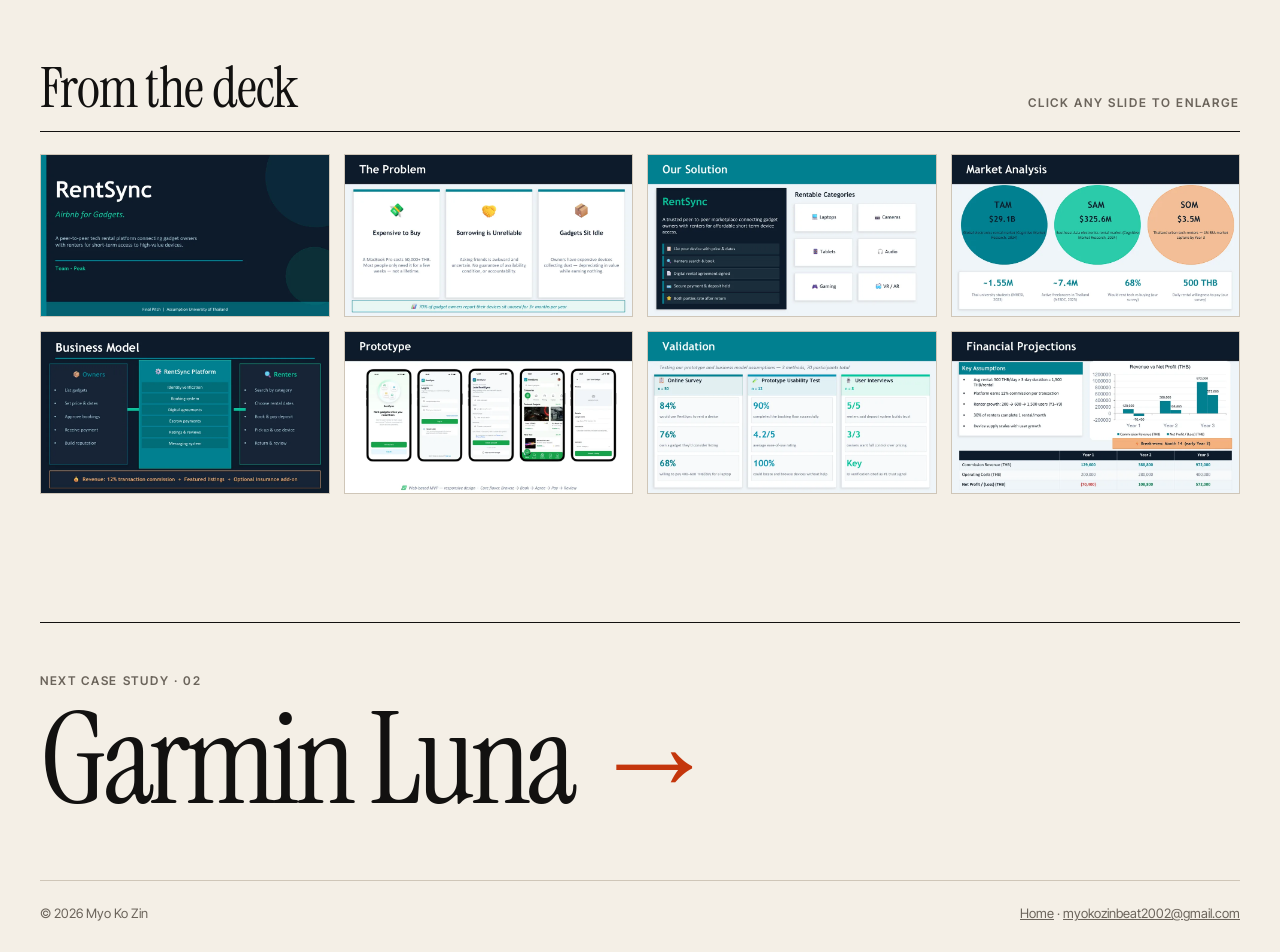
<file: work/rentsync.html>
<!doctype html>
<html lang="en">
<head>
<meta charset="utf-8">
<meta name="viewport" content="width=device-width, initial-scale=1, viewport-fit=cover">
<title>RentSync — Case study · Myo Ko Zin</title>
<meta name="description" content="RentSync case study: a peer-to-peer gadget rental platform, validated with 70 people.">
<meta name="theme-color" content="#f4efe6" media="(prefers-color-scheme: light)">
<meta name="theme-color" content="#121110" media="(prefers-color-scheme: dark)">
<meta property="og:title" content="RentSync — Myo Ko Zin">
<meta property="og:description" content="RentSync case study: a peer-to-peer gadget rental platform, validated with 70 people.">
<meta property="og:image" content="../images/web/rentsync-06-prototype-1600.webp">
<link rel="icon" href="data:image/svg+xml,%3Csvg xmlns='http://www.w3.org/2000/svg' viewBox='0 0 64 64'%3E%3Crect width='64' height='64' fill='%23121110'/%3E%3Ctext x='50%25' y='54%25' dominant-baseline='middle' text-anchor='middle' font-family='Georgia,serif' font-size='40' fill='%23f4efe6'%3EM%3C/text%3E%3Ccircle cx='50' cy='48' r='5' fill='%23ff4a17'/%3E%3C/svg%3E">
<script>
  document.documentElement.classList.add('js');
  try { var t = localStorage.getItem('theme'); if (t) document.documentElement.dataset.theme = t; } catch (e) {}
</script>
<link rel="preconnect" href="https://fonts.googleapis.com">
<link rel="preconnect" href="https://fonts.gstatic.com" crossorigin>
<link rel="stylesheet" href="https://fonts.googleapis.com/css2?family=Instrument+Serif:ital@0;1&family=Inter+Tight:wght@400;500;600&display=swap">
<link rel="stylesheet" href="../assets/css/site.css">
</head>
<body>
<a class="skip" href="#main">Skip to content</a>

<header class="masthead">
  <div class="wrap">
    <a class="mark" href="../" aria-label="Myo Ko Zin, home">MKZ<span>.</span></a>
    <div class="right">
      <nav aria-label="Main">
        <ul>
          <li><a href="../#about">About</a></li>
          <li><a href="../#work">Work</a></li>
          <li class="opt"><a href="../#toolkit">Toolkit</a></li>
          <li><a href="../#contact">Contact</a></li>
        </ul>
      </nav>
      <button class="theme-toggle" type="button" aria-label="Switch colour theme">
        <svg viewBox="0 0 24 24" fill="none" stroke="currentColor" stroke-width="1.8" aria-hidden="true"><circle cx="12" cy="12" r="8.5"/><path d="M12 3.5v17a8.5 8.5 0 0 0 0-17z" fill="currentColor"/></svg>
      </button>
    </div>
  </div>
</header>

<main id="main" class="wrap">
  <article>
    <header class="case-hero">
      <a class="back" href="../#work"><span aria-hidden="true">←</span> All work</a>
      <div class="issue"><span class="kicker">Case study 01</span><span class="kicker">Startup · Market research &amp; marketing</span></div>
      <h1>Rent<em>Sync</em></h1>
      <div class="dek"><p>“Airbnb for gadgets.” A peer-to-peer platform that lets students and freelancers rent tech from people who already own it, <em>for days instead of buying.</em></p></div>
      <dl class="case-facts"><div><dt>My role</dt><dd>Team lead (CEO): vision, research &amp; marketing plan</dd></div><div><dt>Team</dt><dd>Team Peak · 5 members</dd></div><div><dt>Context</dt><dd>Final startup pitch, Assumption University</dd></div><div><dt>Methods</dt><dd>Market sizing, survey, usability tests, interviews</dd></div></dl>
    </header>

    <div class="case-cover"><button class="frame zoom" type="button" data-full="../images/web/rentsync-06-prototype-1600.webp" aria-label="Enlarge: RentSync prototype: mobile booking screens beside a QR code to try the app"><img src="../images/web/rentsync-06-prototype-1600.webp" srcset="../images/web/rentsync-06-prototype-960.webp 960w, ../images/web/rentsync-06-prototype-1600.webp 1600w" sizes="(min-width: 1360px) 1280px, 94vw" width="1600" height="900" alt="RentSync prototype: mobile booking screens beside a QR code to try the app" fetchpriority="high"></button></div>

    <section class="chapter" aria-labelledby="c1"><header><span class="n">§ 01</span><h2 id="c1">The problem</h2></header><div class="body prose reveal">
<p>A MacBook Pro costs more than <strong>50,000 THB</strong>, but most students only need one for a project that lasts a few weeks. Borrowing from friends is awkward and unreliable, with no guarantee of availability, condition or accountability.</p>
<p>Meanwhile, the people who do own expensive gear leave it sitting idle. In our research, <strong>70% of gadget owners</strong> said their devices go unused for three months or more each year, losing value while earning nothing.</p>
<blockquote class="pull">Most people don't need to <em>own</em> a camera. They need one for Saturday.</blockquote>
<h3>Who feels it</h3>
<ul>
<li><strong>University students</strong> (about 1.55 million in Thailand): a laptop or camera for one project, on a short deadline.</li>
<li><strong>Creators and freelancers</strong> (about 7.4 million active in Thailand): different gear for every shoot.</li>
<li><strong>Professionals</strong>: presentation kit for an event, without travelling with expensive devices.</li>
<li><strong>Device owners</strong>: idle gadgets and no trusted way to rent them out.</li>
</ul>
<figure class="fig reveal"><button class="zoom" type="button" data-full="../images/web/rentsync-02-problem-1600.webp" aria-label="Enlarge: The problem slide: expensive to buy, borrowing is unreliable, gadgets sit idle"><img src="../images/web/rentsync-02-problem-1600.webp" srcset="../images/web/rentsync-02-problem-960.webp 960w, ../images/web/rentsync-02-problem-1600.webp 1600w" sizes="(min-width: 900px) 58vw, 94vw" width="1600" height="900" alt="The problem slide: expensive to buy, borrowing is unreliable, gadgets sit idle" loading="lazy"></button><figcaption><b>Fig.</b><span>The three pain points that framed the pitch.</span></figcaption></figure></div></section><section class="chapter" aria-labelledby="c2"><header><span class="n">§ 02</span><h2 id="c2">My role</h2></header><div class="body prose reveal">
<p>I was the team's <strong>CEO</strong>, leading the overall vision and business direction of a five-person team, with teammates as COO, CMO, CFO and CTO.</p>
<ul>
<li>Worked on <strong>market sizing</strong> (TAM, SAM, SOM), competitor research, customer personas and the value proposition.</li>
<li>Helped design and run <strong>customer validation</strong> with 70 participants across three methods.</li>
<li>Built audience segments and the digital <strong>go-to-market plan</strong> for students, freelancers and professionals.</li>
<li>Co-presented the investor-style final pitch.</li>
</ul></div></section><section class="chapter" aria-labelledby="c3"><header><span class="n">§ 03</span><h2 id="c3">The process</h2></header><div class="body prose reveal">
<ol class="steps"><li><div><b>Size the market</b><p>Global electronics rental is a $29.1B market (TAM), $325.6M in Southeast Asia (SAM). Our obtainable share is $3.5M: 1% of SEA capture among Thai urban tech renters by year three (SOM).</p></div></li><li><div><b>Benchmark the alternatives</b><p>Compared RentSync with Facebook Marketplace, rental shops and buying new on seven features: verified identity, digital agreements, secure deposits, in-app messaging, ratings, short-term flexibility and cost.</p></div></li><li><div><b>Design a model built on trust</b><p>Government-ID verification, a security deposit held in escrow, an auto-generated rental agreement per booking, mutual ratings and a full transaction log, because a stranger is lending you a 50,000 THB laptop.</p></div></li><li><div><b>Make it pay</b><p>A 12% commission on every rental is the main revenue driver, plus 150 THB featured listings for seven days and an optional 5% insurance add-on.</p></div></li><li><div><b>Prototype the core flow</b><p>A responsive web MVP covering Browse → Book → Agree → Pay → Review, with separate renter and owner journeys of ten steps each.</p></div></li><li><div><b>Plan the launch</b><p>A TOFU/MOFU/BOFU funnel: campus posters with QR codes at Assumption, Mahidol and Chula, trust-building content, a 50 THB first-rental credit and a 100 THB referral reward.</p></div></li></ol>
<figure class="fig reveal"><button class="zoom" type="button" data-full="../images/web/rentsync-04-market-analysis-1600.webp" aria-label="Enlarge: Market analysis: TAM 29.1 billion dollars, SAM 325.6 million, SOM 3.5 million"><img src="../images/web/rentsync-04-market-analysis-1600.webp" srcset="../images/web/rentsync-04-market-analysis-960.webp 960w, ../images/web/rentsync-04-market-analysis-1600.webp 1600w" sizes="(min-width: 900px) 58vw, 94vw" width="1600" height="900" alt="Market analysis: TAM 29.1 billion dollars, SAM 325.6 million, SOM 3.5 million" loading="lazy"></button><figcaption><b>Fig.</b><span>Market analysis: from the global rental market down to what a Thai launch could realistically capture.</span></figcaption></figure>
<figure class="fig reveal"><button class="zoom" type="button" data-full="../images/web/rentsync-05-business-model-1600.webp" aria-label="Enlarge: Business model: owners, the RentSync platform and renters"><img src="../images/web/rentsync-05-business-model-1600.webp" srcset="../images/web/rentsync-05-business-model-960.webp 960w, ../images/web/rentsync-05-business-model-1600.webp 1600w" sizes="(min-width: 900px) 58vw, 94vw" width="1600" height="900" alt="Business model: owners, the RentSync platform and renters" loading="lazy"></button><figcaption><b>Fig.</b><span>How owners, renters and the platform connect, and where revenue comes from.</span></figcaption></figure></div></section><section class="chapter" aria-labelledby="c4"><header><span class="n">§ 04</span><h2 id="c4">The results</h2></header><div class="body prose reveal">
<p>We tested the prototype and the business model assumptions with <strong>70 people</strong> across three methods: an online survey (n = 50), moderated usability tests (n = 12) and interviews with renters and owners (n = 8).</p>
<div class="stats"><div><b>84%</b><span>of survey respondents would use RentSync to rent a device</span></div><div><b>90%</b><span>completed the booking flow in usability testing</span></div><div><b>4.2/5</b><span>average ease-of-use rating</span></div><div><b>76%</b><span>own a gadget they would consider listing</span></div><div><b>5/5</b><span>interviewed renters said the deposit system builds trust</span></div><div><b>14</b><span>months to projected break-even, early in year two</span></div></div>
<p>The biggest insight came from the interviews: <strong>ID verification and the deposit system were the top trust signals</strong> for both renters and owners. That confirmed trust and safety as the core of the product, not an extra feature.</p>
<p>The three-year projection grows commission revenue from 129,600 THB to 972,000 THB as active renters grow from 200 to 1,500.</p>
<figure class="fig reveal"><button class="zoom" type="button" data-full="../images/web/rentsync-07-validation-1600.webp" aria-label="Enlarge: Validation results from the survey, usability test and interviews"><img src="../images/web/rentsync-07-validation-1600.webp" srcset="../images/web/rentsync-07-validation-960.webp 960w, ../images/web/rentsync-07-validation-1600.webp 1600w" sizes="(min-width: 900px) 58vw, 94vw" width="1600" height="900" alt="Validation results from the survey, usability test and interviews" loading="lazy"></button><figcaption><b>Fig.</b><span>Validation: three methods, 70 participants.</span></figcaption></figure>
<div class="downloads"><a class="pill solid" href="../files/RentSync%20-%20Peak.pdf" target="_blank" rel="noopener">Full pitch deck (PDF) <svg viewBox="0 0 24 24" width="15" height="15" fill="none" stroke="currentColor" stroke-width="1.8" aria-hidden="true"><path d="M7 17 17 7M9 7h8v8"/></svg></a></div></div></section>

    <section class="deck reveal" aria-labelledby="deck-h"><div class="deck-head"><h2 id="deck-h">From the deck</h2><span class="kicker">Click any slide to enlarge</span></div><div class="deck-grid"><button class="zoom" type="button" data-full="../images/web/rentsync-01-cover-1600.webp" aria-label="Enlarge: Cover: RentSync, Airbnb for gadgets"><img src="../images/web/rentsync-01-cover-960.webp" width="960" height="540" loading="lazy" alt="Cover: RentSync, Airbnb for gadgets"></button><button class="zoom" type="button" data-full="../images/web/rentsync-02-problem-1600.webp" aria-label="Enlarge: The problem"><img src="../images/web/rentsync-02-problem-960.webp" width="960" height="540" loading="lazy" alt="The problem"></button><button class="zoom" type="button" data-full="../images/web/rentsync-03-solution-1600.webp" aria-label="Enlarge: Our solution"><img src="../images/web/rentsync-03-solution-960.webp" width="960" height="540" loading="lazy" alt="Our solution"></button><button class="zoom" type="button" data-full="../images/web/rentsync-04-market-analysis-1600.webp" aria-label="Enlarge: Market analysis"><img src="../images/web/rentsync-04-market-analysis-960.webp" width="960" height="540" loading="lazy" alt="Market analysis"></button><button class="zoom" type="button" data-full="../images/web/rentsync-05-business-model-1600.webp" aria-label="Enlarge: Business model"><img src="../images/web/rentsync-05-business-model-960.webp" width="960" height="540" loading="lazy" alt="Business model"></button><button class="zoom" type="button" data-full="../images/web/rentsync-06-prototype-1600.webp" aria-label="Enlarge: Prototype"><img src="../images/web/rentsync-06-prototype-960.webp" width="960" height="540" loading="lazy" alt="Prototype"></button><button class="zoom" type="button" data-full="../images/web/rentsync-07-validation-1600.webp" aria-label="Enlarge: Validation"><img src="../images/web/rentsync-07-validation-960.webp" width="960" height="540" loading="lazy" alt="Validation"></button><button class="zoom" type="button" data-full="../images/web/rentsync-08-financial-projections-1600.webp" aria-label="Enlarge: Financial projections"><img src="../images/web/rentsync-08-financial-projections-960.webp" width="960" height="540" loading="lazy" alt="Financial projections"></button></div></section>
  </article>

  <a class="next" href="garmin-luna.html">
    <span class="kicker">Next case study · 02</span>
    <b><span class="u">Garmin Luna</span> <span class="arrow" aria-hidden="true">→</span></b>
  </a>
</main>

<div class="wrap">
  <footer class="colophon">
    <span>© <span id="year">2026</span> Myo Ko Zin</span>
    <span><a href="../">Home</a> · <a href="mailto:myokozinbeat2002@gmail.com">myokozinbeat2002@gmail.com</a></span>
  </footer>
</div>

<script src="../assets/js/site.js" defer></script>
</body>
</html>
</file>
<file: assets/css/site.css>
/* Myo Ko Zin — editorial portfolio. Shared by the homepage and case study pages. */

:root {
  --paper: #f4efe6;
  --paper-2: #ebe4d8;
  --ink: #121110;
  --muted: #6b645b;
  --rule: #cfc6b8;
  --accent: #c4360c;        /* text-safe accent (4.7:1 on paper) */
  --accent-fill: #ff4a17;   /* decorative fills only */
  --on-accent: #121110;

  --display: "Instrument Serif", "Times New Roman", Georgia, serif;
  --sans: "Inter Tight", ui-sans-serif, system-ui, -apple-system, "Segoe UI", sans-serif;

  --gutter: max(16px, env(safe-area-inset-left, 0px));
  --gutter-r: max(16px, env(safe-area-inset-right, 0px));
  --max: 1360px;
  --ease: cubic-bezier(.2, .7, .1, 1);
  color-scheme: light;
}

@media (prefers-color-scheme: dark) {
  :root:not([data-theme="light"]) {
    --paper: #121110; --paper-2: #1c1a18; --ink: #f2ece2; --muted: #a39b90;
    --rule: #34302b; --accent: #ff5a2a; --accent-fill: #ff5a2a; --on-accent: #121110;
    color-scheme: dark;
  }
}
:root[data-theme="dark"] {
  --paper: #121110; --paper-2: #1c1a18; --ink: #f2ece2; --muted: #a39b90;
  --rule: #34302b; --accent: #ff5a2a; --accent-fill: #ff5a2a; --on-accent: #121110;
  color-scheme: dark;
}

*, *::before, *::after { box-sizing: border-box; }
html { -webkit-text-size-adjust: 100%; scroll-behavior: smooth; scroll-padding-top: 76px; }
body {
  margin: 0; background: var(--paper); color: var(--ink);
  font-family: var(--sans); font-size: 17px; line-height: 1.6;
  -webkit-font-smoothing: antialiased; text-rendering: optimizeLegibility;
}
img { max-width: 100%; height: auto; display: block; }
a { color: inherit; }
::selection { background: var(--accent-fill); color: var(--on-accent); }
:focus-visible { outline: 2px solid var(--accent); outline-offset: 3px; }

.skip { position: absolute; left: 12px; top: -60px; z-index: 50; background: var(--ink); color: var(--paper); padding: 10px 14px; text-decoration: none; }
.skip:focus { top: 12px; }

.wrap { max-width: var(--max); margin: 0 auto; padding-left: var(--gutter); padding-right: var(--gutter-r); }
@media (min-width: 900px) { .wrap { padding-left: max(40px, env(safe-area-inset-left, 0px)); padding-right: max(40px, env(safe-area-inset-right, 0px)); } }

.kicker { font-size: 12px; font-weight: 600; letter-spacing: .14em; text-transform: uppercase; color: var(--muted); }
.rule { border: 0; border-top: 1px solid var(--rule); margin: 0; }

/* ---------- masthead ---------- */
.masthead { position: sticky; top: 0; z-index: 20; background: color-mix(in srgb, var(--paper) 90%, transparent); backdrop-filter: blur(10px); -webkit-backdrop-filter: blur(10px); border-bottom: 1px solid var(--rule); padding-top: env(safe-area-inset-top, 0px); }
.masthead .wrap { display: flex; align-items: center; justify-content: space-between; gap: 16px; height: 60px; }
.masthead .mark { font-family: var(--display); font-size: 24px; text-decoration: none; letter-spacing: -.01em; }
.masthead .mark span { color: var(--accent); }
.masthead nav ul { display: flex; gap: clamp(14px, 2.4vw, 32px); list-style: none; margin: 0; padding: 0; }
.masthead nav a { text-decoration: none; font-size: 14px; font-weight: 500; color: var(--muted); }
.masthead nav a:hover { color: var(--ink); }
.masthead .right { display: flex; align-items: center; gap: clamp(14px, 2.4vw, 32px); }
.theme-toggle { appearance: none; border: 1px solid var(--rule); background: transparent; color: var(--ink); width: 34px; height: 34px; border-radius: 50%; display: grid; place-items: center; cursor: pointer; }
.theme-toggle:hover { border-color: var(--ink); }
.theme-toggle svg { width: 16px; height: 16px; }
@media (max-width: 560px) { .masthead nav li.opt { display: none; } }

/* ---------- hero ---------- */
.hero { padding-top: clamp(40px, 8vw, 110px); padding-bottom: clamp(36px, 6vw, 80px); }
.hero .issue { display: flex; justify-content: space-between; gap: 16px; flex-wrap: wrap; padding-bottom: 18px; border-bottom: 1px solid var(--ink); }
.hero h1 {
  font-family: var(--display); font-weight: 400; margin: clamp(18px, 3vw, 36px) 0 0;
  font-size: clamp(76px, 17.5vw, 268px); line-height: .84; letter-spacing: -.035em;
}
.hero-top { display: grid; grid-template-columns: repeat(12, minmax(0, 1fr)); column-gap: 24px; align-items: end; }
.hero-top h1 { grid-column: 1 / span 9; grid-row: 1; position: relative; z-index: 1; }
/* Photo: left edge on the intro column, bottom of the frame on the baseline of "Zin." */
.hero-photo {
  grid-column: 8 / -1; grid-row: 1; justify-self: start; align-self: end;
  width: 100%; max-width: 260px;
  margin: 0 0 calc(clamp(76px, 17.5vw, 268px) * .143);
  padding: 8px; border: 1px solid var(--ink); background: var(--paper);
  box-shadow: 10px 10px 0 var(--accent-fill);
}
.hero-photo .hp-clip { display: block; overflow: hidden; background: var(--paper-2); }
.hero-photo img { width: 100%; aspect-ratio: 4 / 5; object-fit: cover; }
@media (max-width: 820px) {
  .hero-top h1 { grid-column: 1 / -1; }
  .hero-photo { grid-column: 7 / -1; grid-row: 2; justify-self: end; max-width: 160px; margin: 22px 7px 0 0; padding: 5px; box-shadow: 6px 6px 0 var(--accent-fill); }
}
.hero h1 .line { display: block; overflow: hidden; padding-bottom: .06em; }
.hero h1 .line > span { display: inline-block; }
.hero h1 .line:nth-child(2) { padding-left: clamp(0px, 14vw, 220px); }
.hero h1 em { font-style: italic; color: var(--accent); }
.hero .sub { display: grid; grid-template-columns: repeat(12, minmax(0, 1fr)); gap: 24px; margin-top: clamp(28px, 4vw, 56px); align-items: end; }
.hero .tagline { grid-column: 1 / span 6; font-family: var(--display); font-size: clamp(34px, 4.6vw, 64px); line-height: 1; margin: 0; letter-spacing: -.02em; }
.hero .tagline em { color: var(--accent); }
.hero .intro { grid-column: 8 / span 5; margin: 0; font-size: clamp(17px, 1.5vw, 20px); color: var(--muted); max-width: 46ch; }
.hero .intro strong { color: var(--ink); font-weight: 600; }
.status { display: inline-flex; align-items: center; gap: 8px; }
.status::before { content: ""; width: 7px; height: 7px; border-radius: 50%; background: var(--accent-fill); animation: pulse 2.4s ease-in-out infinite; }
@keyframes pulse { 50% { opacity: .35; } }
@media (max-width: 820px) {
  .hero .tagline, .hero .intro { grid-column: 1 / -1; }
}
@media (max-width: 560px) {
  .hero h1 { font-size: 27vw; }
  .hero h1 .line:nth-child(2) { padding-left: 18vw; }
}

/* numbers strip */
.figures { display: grid; grid-template-columns: repeat(4, minmax(0, 1fr)); border-top: 1px solid var(--rule); border-bottom: 1px solid var(--rule); margin-top: clamp(56px, 7vw, 110px); }
.figures div { padding: 22px 20px 22px 0; }
.figures div + div { border-left: 1px solid var(--rule); padding-left: 20px; }
.figures b { display: block; font-family: var(--display); font-weight: 400; font-size: clamp(40px, 5vw, 68px); line-height: 1; letter-spacing: -.02em; font-variant-numeric: lining-nums; }
.figures span { display: block; margin-top: 8px; font-size: 14px; color: var(--muted); max-width: 26ch; line-height: 1.45; }
@media (max-width: 820px) {
  .figures { grid-template-columns: 1fr 1fr; }
  .figures div:nth-child(3) { border-left: 0; padding-left: 0; }
  .figures div:nth-child(n+3) { border-top: 1px solid var(--rule); }
}

/* ---------- section heads ---------- */
.section { padding-top: clamp(64px, 9vw, 140px); }
.section-head { display: grid; grid-template-columns: repeat(12, minmax(0, 1fr)); gap: 24px; align-items: end; padding-bottom: 20px; border-bottom: 1px solid var(--ink); margin-bottom: clamp(36px, 5vw, 64px); }
.section-head h2 { grid-column: 1 / span 9; font-family: var(--display); font-weight: 400; margin: 0; font-size: clamp(56px, 10vw, 156px); line-height: .88; letter-spacing: -.035em; }
.section-head h2 em { color: var(--accent); }
.section-head .kicker { grid-column: 10 / span 3; justify-self: end; text-align: right; padding-bottom: .6em; }
@media (max-width: 700px) { .section-head .kicker { grid-column: 1 / -1; justify-self: start; text-align: left; } .section-head h2 { grid-column: 1 / -1; } }

/* ---------- projects ---------- */
.projects { display: grid; gap: clamp(72px, 10vw, 150px); }
.project { display: grid; grid-template-columns: repeat(12, minmax(0, 1fr)); column-gap: 24px; row-gap: 22px; text-decoration: none; color: inherit; }
.project .media { position: relative; overflow: hidden; background: var(--paper-2); }
.project .media img { width: 100%; height: 100%; object-fit: cover; transition: transform 1.1s var(--ease); }
.project:hover .media img, .project:focus-visible .media img { transform: scale(1.045); }
.project .num { font-family: var(--display); font-size: clamp(88px, 12vw, 190px); line-height: .78; letter-spacing: -.04em; color: var(--ink); }
.project .num sup { font-family: var(--sans); font-size: 12px; letter-spacing: .14em; vertical-align: top; margin-left: 6px; color: var(--muted); font-weight: 600; }
.project h3 { font-family: var(--display); font-weight: 400; margin: 0 0 14px; font-size: clamp(36px, 4.4vw, 64px); line-height: .98; letter-spacing: -.02em; }
.project h3 .u {
  background-image: linear-gradient(var(--accent-fill), var(--accent-fill));
  background-size: 0% 3px; background-repeat: no-repeat; background-position: 0 92%;
  transition: background-size .6s var(--ease); padding-bottom: 2px;
}
.project:hover h3 .u, .project:focus-visible h3 .u { background-size: 100% 3px; }
.project .dek { margin: 0 0 18px; color: var(--muted); max-width: 52ch; font-size: clamp(16px, 1.3vw, 18px); }
.project .meta { display: grid; gap: 10px; align-content: start; font-size: 14px; border-top: 1px solid var(--rule); padding-top: 14px; }
.project .meta dt { font-size: 11px; font-weight: 600; letter-spacing: .14em; text-transform: uppercase; color: var(--muted); }
.project .meta dd { margin: 2px 0 0; }
.project .cta { display: inline-flex; align-items: center; gap: 10px; font-weight: 600; font-size: 15px; color: var(--accent); }
.project .cta svg { width: 18px; height: 18px; transition: transform .4s var(--ease); }
.project:hover .cta svg { transform: translateX(6px); }

/* layout A: full-bleed image, text row under */
.project.a .media { grid-column: 1 / -1; aspect-ratio: 16 / 9; }
.project.a .num { grid-column: 1 / span 3; }
.project.a .body { grid-column: 4 / span 6; }
.project.a .meta { grid-column: 10 / span 3; }
/* layout B: tall image left, big number + text right */
.project.b .media { grid-column: 1 / span 5; grid-row: 1 / span 3; aspect-ratio: 788 / 760; }
.project.b .num { grid-column: 7 / span 6; align-self: start; }
.project.b .body { grid-column: 7 / span 6; }
.project.b .meta { grid-column: 7 / span 6; align-self: end; }
/* layout C: text left, wide image right */
.project.c .num { grid-column: 1 / span 4; grid-row: 1; }
.project.c .body { grid-column: 1 / span 4; grid-row: 2; }
.project.c .meta { grid-column: 1 / span 4; grid-row: 3; align-self: end; }
.project.c .media { grid-column: 5 / -1; grid-row: 1 / span 3; aspect-ratio: 16 / 9; align-self: start; }

@media (max-width: 900px) {
  .project.a .num, .project.b .num, .project.c .num { grid-column: 1 / span 4; grid-row: auto; }
  .project.a .body, .project.b .body, .project.c .body { grid-column: 1 / -1; grid-row: auto; }
  .project.a .meta, .project.b .meta, .project.c .meta { grid-column: 1 / -1; grid-row: auto; }
  .project.b .media, .project.c .media { grid-column: 1 / -1; grid-row: auto; aspect-ratio: 16 / 10; }
  .project.b .media img { object-position: 50% 40%; }
  .project .num { order: -1; }
  .project .media { order: 0; }
  .project .body { order: 1; }
  .project .meta { order: 2; }
  .project.b .num, .project.c .num { order: -1; }
}

/* text-only covers for work without images */
.more { display: grid; grid-template-columns: repeat(3, minmax(0, 1fr)); gap: 0; border-top: 1px solid var(--ink); }
.more .project { display: flex; flex-direction: column; gap: 18px; padding: 28px 24px 32px; border-right: 1px solid var(--rule); }
.more .project:first-child { padding-left: 0; }
.more .project:last-child { border-right: 0; padding-right: 0; }
.cover { position: relative; aspect-ratio: 4 / 5; background: var(--paper-2); overflow: hidden; display: grid; place-items: center; }
.cover .word { font-family: var(--display); font-size: clamp(64px, 8vw, 128px); line-height: .85; letter-spacing: -.04em; text-align: center; transition: transform 1.1s var(--ease); }
.cover .word em { color: var(--accent); }
.project:hover .cover .word { transform: scale(1.06); }
.cover .corner { position: absolute; left: 16px; bottom: 14px; right: 16px; display: flex; justify-content: space-between; font-size: 11px; font-weight: 600; letter-spacing: .14em; text-transform: uppercase; color: var(--muted); }
.cover.photo img { position: absolute; inset: 0; width: 100%; height: 100%; object-fit: cover; object-position: 78% 50%; transition: transform 1.1s var(--ease); }
.project:hover .cover.photo img { transform: scale(1.045); }
.cover.ink { background: var(--ink); color: var(--paper); }
.cover.ink .corner { color: color-mix(in srgb, var(--paper) 65%, transparent); }
.cover.accent { background: var(--accent-fill); color: #121110; }
.cover.accent .word em { color: #fff8ef; }
.cover.accent .corner { color: rgba(18, 17, 16, .7); }
.more .num-sm { font-family: var(--display); font-size: clamp(56px, 6vw, 88px); line-height: .8; letter-spacing: -.03em; }
.more h3 { font-size: clamp(28px, 2.6vw, 38px); margin: 0 0 8px; }
.more .dek { font-size: 15.5px; margin: 0 0 12px; }
@media (max-width: 900px) {
  .more { grid-template-columns: 1fr; }
  .more .project { padding: 28px 0 36px; border-right: 0; border-bottom: 1px solid var(--rule); }
  .more .project:last-child { border-bottom: 0; }
  .cover { aspect-ratio: 16 / 10; }
}

/* ---------- toolkit ---------- */
.toolkit { display: grid; grid-template-columns: repeat(4, minmax(0, 1fr)); }
.toolkit div { padding: 4px 24px 8px; border-left: 1px solid var(--rule); }
.toolkit div:first-child { border-left: 0; padding-left: 0; }
.toolkit h3 { font-family: var(--display); font-weight: 400; font-size: clamp(26px, 2.4vw, 34px); line-height: 1; margin: 0 0 14px; }
.toolkit p { margin: 0; color: var(--muted); font-size: 15.5px; }
@media (max-width: 900px) {
  .toolkit { grid-template-columns: 1fr 1fr; row-gap: 36px; }
  .toolkit div:nth-child(3) { border-left: 0; padding-left: 0; }
}
@media (max-width: 520px) {
  .toolkit { grid-template-columns: 1fr; }
  .toolkit div { border-left: 0; padding-left: 0; padding-right: 0; border-top: 1px solid var(--rule); padding-top: 20px; }
  .toolkit div:first-child { border-top: 0; padding-top: 4px; }
}

/* ---------- about ---------- */
.about { display: grid; grid-template-columns: repeat(12, minmax(0, 1fr)); grid-template-rows: auto 1fr; gap: 24px; }
.about .copy { align-self: start; }
.about .lead { grid-column: 1 / span 7; font-family: var(--display); font-size: clamp(30px, 3.4vw, 48px); line-height: 1.08; letter-spacing: -.015em; margin: 0; }
.about .lead em { color: var(--accent); }
.about .copy { grid-column: 1 / span 7; color: var(--muted); }
.about .copy p { max-width: 60ch; margin: 0 0 14px; }
.about-side { grid-column: 9 / span 4; grid-row: 1 / span 2; display: grid; gap: 28px; align-content: start; }
.facts { margin: 0; border-top: 1px solid var(--ink); align-self: start; }
.facts div { display: grid; grid-template-columns: 110px 1fr; gap: 12px; padding: 13px 0; border-bottom: 1px solid var(--rule); font-size: 15px; }
.facts dt { color: var(--muted); }
.facts dd { margin: 0; font-weight: 500; }
@media (max-width: 900px) {
  .about .lead, .about .copy, .about-side { grid-column: 1 / -1; grid-row: auto; }
}

/* ---------- contact ---------- */
.contact { padding-top: clamp(64px, 9vw, 140px); padding-bottom: clamp(48px, 6vw, 80px); }
.contact .big { display: block; font-family: var(--display); font-size: clamp(56px, 11vw, 176px); line-height: .88; letter-spacing: -.035em; margin: 18px 0 clamp(28px, 4vw, 48px); text-decoration: none; }
.contact .big em { color: var(--accent); }
.contact .rows { display: grid; grid-template-columns: repeat(3, minmax(0, 1fr)); border-top: 1px solid var(--ink); }
.contact .rows a, .contact .rows button {
  appearance: none; background: none; border: 0; border-right: 1px solid var(--rule); color: var(--ink); font: inherit; text-align: left; cursor: pointer;
  display: flex; justify-content: space-between; align-items: baseline; gap: 12px; padding: 20px 20px 20px 0; text-decoration: none; font-size: 17px; font-weight: 500; min-width: 0;
}
.contact .rows > * + * { padding-left: 20px !important; }
.contact .rows > *:last-child { border-right: 0; }
.contact .rows .v { overflow-wrap: anywhere; }
.contact .rows small { font-size: 12px; font-weight: 600; letter-spacing: .12em; text-transform: uppercase; color: var(--accent); white-space: nowrap; }
.contact .rows a:hover .v, .contact .rows button:hover .v { text-decoration: underline; text-decoration-color: var(--accent-fill); text-underline-offset: 5px; text-decoration-thickness: 2px; }
@media (max-width: 820px) {
  .contact .rows { grid-template-columns: 1fr; }
  .contact .rows > * { border-right: 0 !important; border-bottom: 1px solid var(--rule) !important; padding-left: 0 !important; }
}

footer.colophon { border-top: 1px solid var(--rule); padding-top: 22px; padding-bottom: max(28px, env(safe-area-inset-bottom, 0px)); display: flex; justify-content: space-between; gap: 12px; flex-wrap: wrap; font-size: 13px; color: var(--muted); }

/* ---------- motion ---------- */
/* Only hide things when JS is running, so content is always visible without it. */
.js .hero h1 .line > span { transform: translateY(105%); }
.js .hero .issue, .js .hero .sub, .js .figures { opacity: 0; transform: translateY(14px); }
.js.loaded .hero h1 .line > span { transform: none; transition: transform 1.1s var(--ease); }
.js.loaded .hero h1 .line:nth-child(2) > span { transition-delay: .12s; }
.js .hero-photo img { clip-path: inset(100% 0 0 0); transform: scale(1.08); }
.js.loaded .hero-photo img { clip-path: inset(0 0 0 0); transform: none; transition: clip-path 1.2s var(--ease) .25s, transform 1.6s var(--ease) .25s; }
.js.loaded .hero .issue { opacity: 1; transform: none; transition: opacity .8s var(--ease), transform .8s var(--ease); }
.js.loaded .hero .sub { opacity: 1; transform: none; transition: opacity .9s var(--ease) .45s, transform .9s var(--ease) .45s; }
.js.loaded .figures { opacity: 1; transform: none; transition: opacity .9s var(--ease) .65s, transform .9s var(--ease) .65s; }

.js .reveal { opacity: 0; transform: translateY(28px); transition: opacity .9s var(--ease), transform .9s var(--ease); }
.js .reveal.in { opacity: 1; transform: none; }

@media (prefers-reduced-motion: reduce) {
  html { scroll-behavior: auto; }
  *, *::before, *::after { transition-duration: .01ms !important; animation: none !important; transition-delay: 0s !important; }
  .js .hero h1 .line > span, .js .hero .issue, .js .hero .sub, .js .figures, .js .reveal, .js .hero-photo img { opacity: 1 !important; transform: none !important; clip-path: none !important; }
}

/* =========================================================
   Case study pages
   ========================================================= */
.case-hero { padding-top: clamp(28px, 5vw, 64px); }
.case-hero .back { display: inline-flex; align-items: center; gap: 8px; font-size: 14px; font-weight: 600; text-decoration: none; color: var(--muted); }
.case-hero .back:hover { color: var(--ink); }
.case-hero .issue { display: flex; justify-content: space-between; gap: 16px; flex-wrap: wrap; margin-top: clamp(24px, 4vw, 48px); padding-bottom: 16px; border-bottom: 1px solid var(--ink); }
.case-hero h1 { font-family: var(--display); font-weight: 400; margin: clamp(16px, 3vw, 32px) 0 0; font-size: clamp(64px, 13vw, 210px); line-height: .86; letter-spacing: -.035em; text-wrap: balance; }
.case-hero h1.long { font-size: clamp(52px, 8.4vw, 136px); line-height: .9; }
.case-hero h1 em { color: var(--accent); }
.case-hero .dek { display: grid; grid-template-columns: repeat(12, minmax(0, 1fr)); gap: 24px; margin-top: clamp(22px, 3vw, 40px); }
.case-hero .dek p { grid-column: 1 / span 8; margin: 0; font-family: var(--display); font-size: clamp(24px, 2.8vw, 40px); line-height: 1.12; letter-spacing: -.01em; }
.case-hero .dek p em { color: var(--accent); }
.case-facts { display: grid; grid-template-columns: repeat(4, minmax(0, 1fr)); margin: clamp(32px, 4vw, 56px) 0 0; border-top: 1px solid var(--rule); }
.case-facts div { padding: 16px 20px 18px 0; }
.case-facts div + div { border-left: 1px solid var(--rule); padding-left: 20px; }
.case-facts dt { font-size: 11px; font-weight: 600; letter-spacing: .14em; text-transform: uppercase; color: var(--muted); }
.case-facts dd { margin: 6px 0 0; font-size: 15.5px; line-height: 1.45; }
@media (max-width: 820px) {
  .case-hero .dek p { grid-column: 1 / -1; }
  .case-facts { grid-template-columns: 1fr 1fr; }
  .case-facts div:nth-child(3) { border-left: 0; padding-left: 0; }
  .case-facts div:nth-child(n+3) { border-top: 1px solid var(--rule); }
}

.case-cover { margin-top: clamp(28px, 4vw, 48px); }
.case-cover .frame { position: relative; overflow: hidden; aspect-ratio: 16 / 9; background: var(--paper-2); }
.case-cover .frame img { width: 100%; height: 100%; object-fit: cover; }
.case-cover .cover { aspect-ratio: 16 / 7; }
.case-cover .cover .word { font-size: clamp(72px, 13vw, 200px); }
@media (max-width: 700px) { .case-cover .cover { aspect-ratio: 4 / 3; } }

/* chapters: label column + prose column */
.chapter { display: grid; grid-template-columns: repeat(12, minmax(0, 1fr)); column-gap: 24px; padding-top: clamp(56px, 8vw, 120px); }
.chapter > header { grid-column: 1 / span 4; }
.chapter > header .n { display: block; font-size: 12px; font-weight: 600; letter-spacing: .14em; color: var(--accent); margin-bottom: 10px; }
.chapter > header h2 { font-family: var(--display); font-weight: 400; margin: 0; font-size: clamp(40px, 5vw, 76px); line-height: .92; letter-spacing: -.025em; position: sticky; top: 84px; }
.chapter > .body { grid-column: 6 / -1; border-top: 1px solid var(--ink); padding-top: 22px; min-width: 0; }
.chapter > .body > :first-child { margin-top: 0; }
.prose p, .prose li { font-size: clamp(17px, 1.35vw, 19px); line-height: 1.65; }
.prose p { margin: 0 0 18px; max-width: 64ch; }
.prose ul, .prose ol { margin: 0 0 22px; padding-left: 1.2em; max-width: 64ch; }
.prose li { margin-bottom: 8px; }
.prose li::marker { color: var(--accent); }
.prose strong { font-weight: 600; }
.prose a { color: var(--accent); text-underline-offset: 3px; }
.prose h3 { font-family: var(--display); font-weight: 400; font-size: clamp(26px, 2.4vw, 34px); line-height: 1.05; margin: 34px 0 12px; }
.prose .note { font-size: 15px; color: var(--muted); border-left: 2px solid var(--accent-fill); padding-left: 14px; }
@media (max-width: 900px) {
  .chapter > header, .chapter > .body { grid-column: 1 / -1; }
  .chapter > header { margin-bottom: 18px; }
  .chapter > header h2 { position: static; }
}

.pull { font-family: var(--display); font-size: clamp(28px, 3.2vw, 46px); line-height: 1.08; letter-spacing: -.015em; margin: 30px 0; padding: 0; max-width: 24ch; }
.pull em { color: var(--accent); }

/* numbered process steps */
.prose .steps { list-style: none; padding: 0; margin: 0 0 22px; counter-reset: s; max-width: none; }
.prose .steps > li { counter-increment: s; display: grid; grid-template-columns: 64px minmax(0, 1fr); gap: 16px; padding: 18px 0; border-bottom: 1px solid var(--rule); margin: 0; }
.prose .steps > li:first-child { padding-top: 4px; }
.prose .steps > li::before { content: counter(s, decimal-leading-zero); font-family: var(--display); font-size: 34px; line-height: 1; color: var(--accent); }
.steps b { display: block; font-weight: 600; margin-bottom: 4px; }
.prose .steps p { margin: 0; color: var(--muted); }

/* big stats */
.stats { display: grid; grid-template-columns: repeat(auto-fit, minmax(170px, 1fr)); margin: 8px 0 28px; border-top: 1px solid var(--rule); }
.stats div { padding: 18px 18px 18px 0; border-bottom: 1px solid var(--rule); }
.stats b { display: block; font-family: var(--display); font-weight: 400; font-size: clamp(44px, 5vw, 72px); line-height: 1; letter-spacing: -.02em; }
.stats span { display: block; margin-top: 8px; font-size: 14.5px; color: var(--muted); line-height: 1.45; max-width: 28ch; }

/* tables */
.table-wrap { overflow-x: auto; margin: 0 0 24px; }
.data { border-collapse: collapse; width: 100%; font-size: 15.5px; font-variant-numeric: tabular-nums; }
.data th, .data td { text-align: left; padding: 11px 14px 11px 0; border-bottom: 1px solid var(--rule); white-space: nowrap; }
.data th { font-size: 11px; font-weight: 600; letter-spacing: .12em; text-transform: uppercase; color: var(--muted); border-bottom-color: var(--ink); }
.data tbody th { font-size: 15.5px; font-weight: 500; letter-spacing: 0; text-transform: none; color: var(--ink); border-bottom-color: var(--rule); }
.data td.best { color: var(--accent); font-weight: 600; }

/* figures */
.fig { margin: 30px 0; }
.zoom { display: block; width: 100%; padding: 0; border: 1px solid var(--rule); background: var(--paper-2); cursor: zoom-in; overflow: hidden; }
.zoom img { width: 100%; transition: transform 1s var(--ease); }
.zoom:hover img { transform: scale(1.025); }
.fig figcaption { display: flex; gap: 12px; margin-top: 10px; font-size: 13.5px; color: var(--muted); }
.fig figcaption b { color: var(--accent); font-weight: 600; white-space: nowrap; }

/* deck gallery */
.deck { padding-top: clamp(56px, 8vw, 120px); }
.deck-head { display: flex; justify-content: space-between; align-items: baseline; gap: 16px; flex-wrap: wrap; padding-bottom: 16px; border-bottom: 1px solid var(--ink); margin-bottom: 22px; }
.deck-head h2 { font-family: var(--display); font-weight: 400; font-size: clamp(36px, 4.4vw, 64px); line-height: .95; margin: 0; letter-spacing: -.02em; }
.deck-grid { display: grid; grid-template-columns: repeat(4, minmax(0, 1fr)); gap: 14px; }
.deck-grid .zoom { aspect-ratio: 16 / 9; }
.deck-grid .zoom img { height: 100%; object-fit: cover; object-position: top; }
@media (max-width: 900px) { .deck-grid { grid-template-columns: repeat(2, minmax(0, 1fr)); } }

.downloads { display: flex; flex-wrap: wrap; gap: 10px; margin: 6px 0 0; }
.pill { display: inline-flex; align-items: center; gap: 8px; padding: 11px 18px; border: 1px solid var(--ink); border-radius: 999px; text-decoration: none; font-weight: 600; font-size: 14.5px; transition: background .25s, color .25s, border-color .25s; }
.pill:hover { background: var(--ink); color: var(--paper); }
.pill.solid { background: var(--ink); color: var(--paper); }
.pill.solid:hover { background: var(--accent-fill); border-color: var(--accent-fill); color: #121110; }

/* next project */
.next { display: block; margin-top: clamp(72px, 10vw, 150px); padding: clamp(28px, 4vw, 48px) 0 clamp(36px, 5vw, 64px); border-top: 1px solid var(--ink); text-decoration: none; }
.next .kicker { display: block; margin-bottom: 14px; }
.next b { display: block; font-family: var(--display); font-weight: 400; font-size: clamp(52px, 10vw, 160px); line-height: .88; letter-spacing: -.035em; }
.next b .u { background-image: linear-gradient(var(--accent-fill), var(--accent-fill)); background-size: 0% 4px; background-repeat: no-repeat; background-position: 0 92%; transition: background-size .6s var(--ease); }
.next:hover b .u, .next:focus-visible b .u { background-size: 100% 4px; }
.next .arrow { color: var(--accent); }

/* image viewer */
dialog.viewer { border: 0; padding: 0; margin: 0; width: 100vw; height: 100vh; max-width: 100vw; max-height: 100vh; background: transparent; color: #f2ece2; }
dialog.viewer::backdrop { background: rgba(10, 9, 8, .94); }
.viewer .vf { height: 100%; display: grid; grid-template-rows: auto minmax(0, 1fr) auto; gap: 12px; padding: max(16px, env(safe-area-inset-top, 0px)) max(16px, env(safe-area-inset-right, 0px)) max(16px, env(safe-area-inset-bottom, 0px)) max(16px, env(safe-area-inset-left, 0px)); }
.viewer .vt { display: flex; justify-content: space-between; align-items: center; gap: 12px; font-size: 14px; }
.viewer .vt span { opacity: .8; }
.viewer .vs { display: grid; place-items: center; min-height: 0; }
.viewer .vs img { max-width: 100%; max-height: 100%; object-fit: contain; background: #fff; }
.viewer .vn { display: flex; justify-content: center; gap: 10px; }
.viewer button { font: inherit; font-weight: 600; font-size: 14px; color: #f2ece2; background: transparent; border: 1px solid rgba(242, 236, 226, .35); border-radius: 999px; padding: 9px 18px; cursor: pointer; }
.viewer button:hover { background: rgba(242, 236, 226, .12); }
</file>
